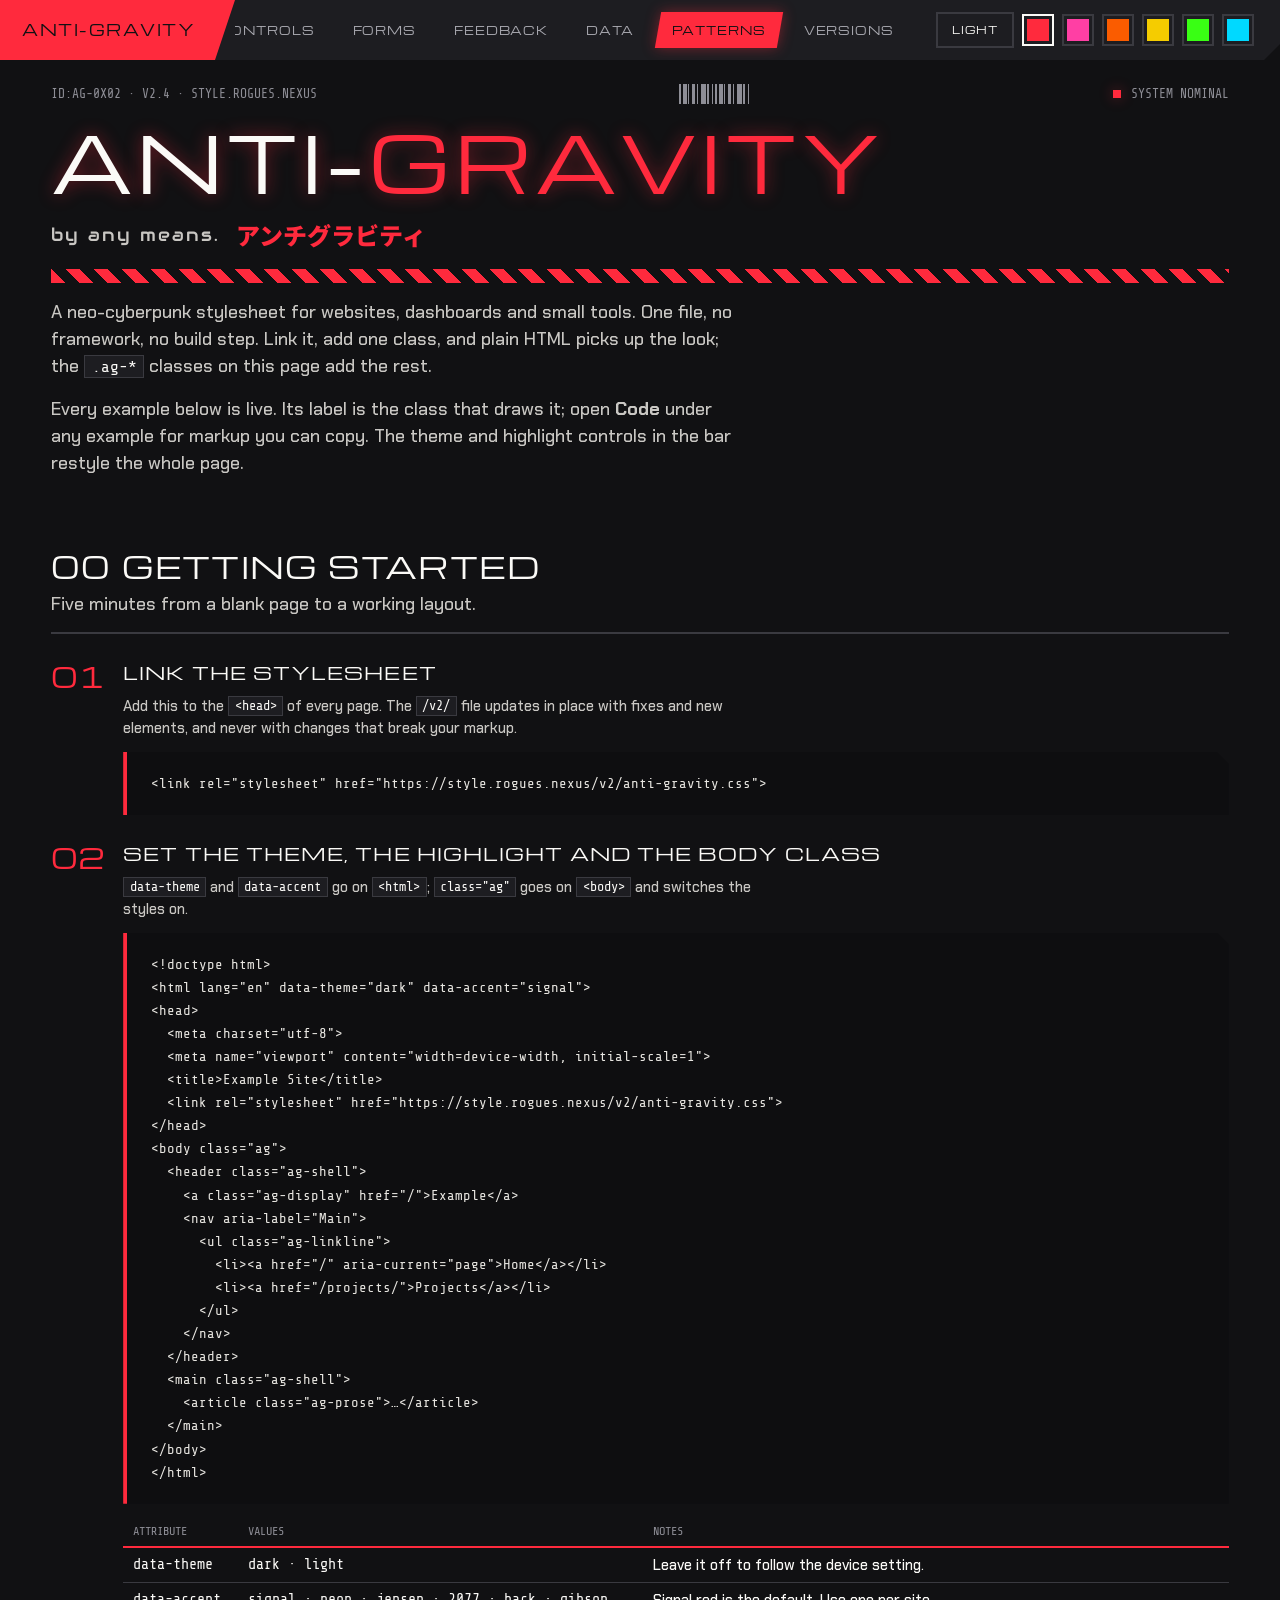
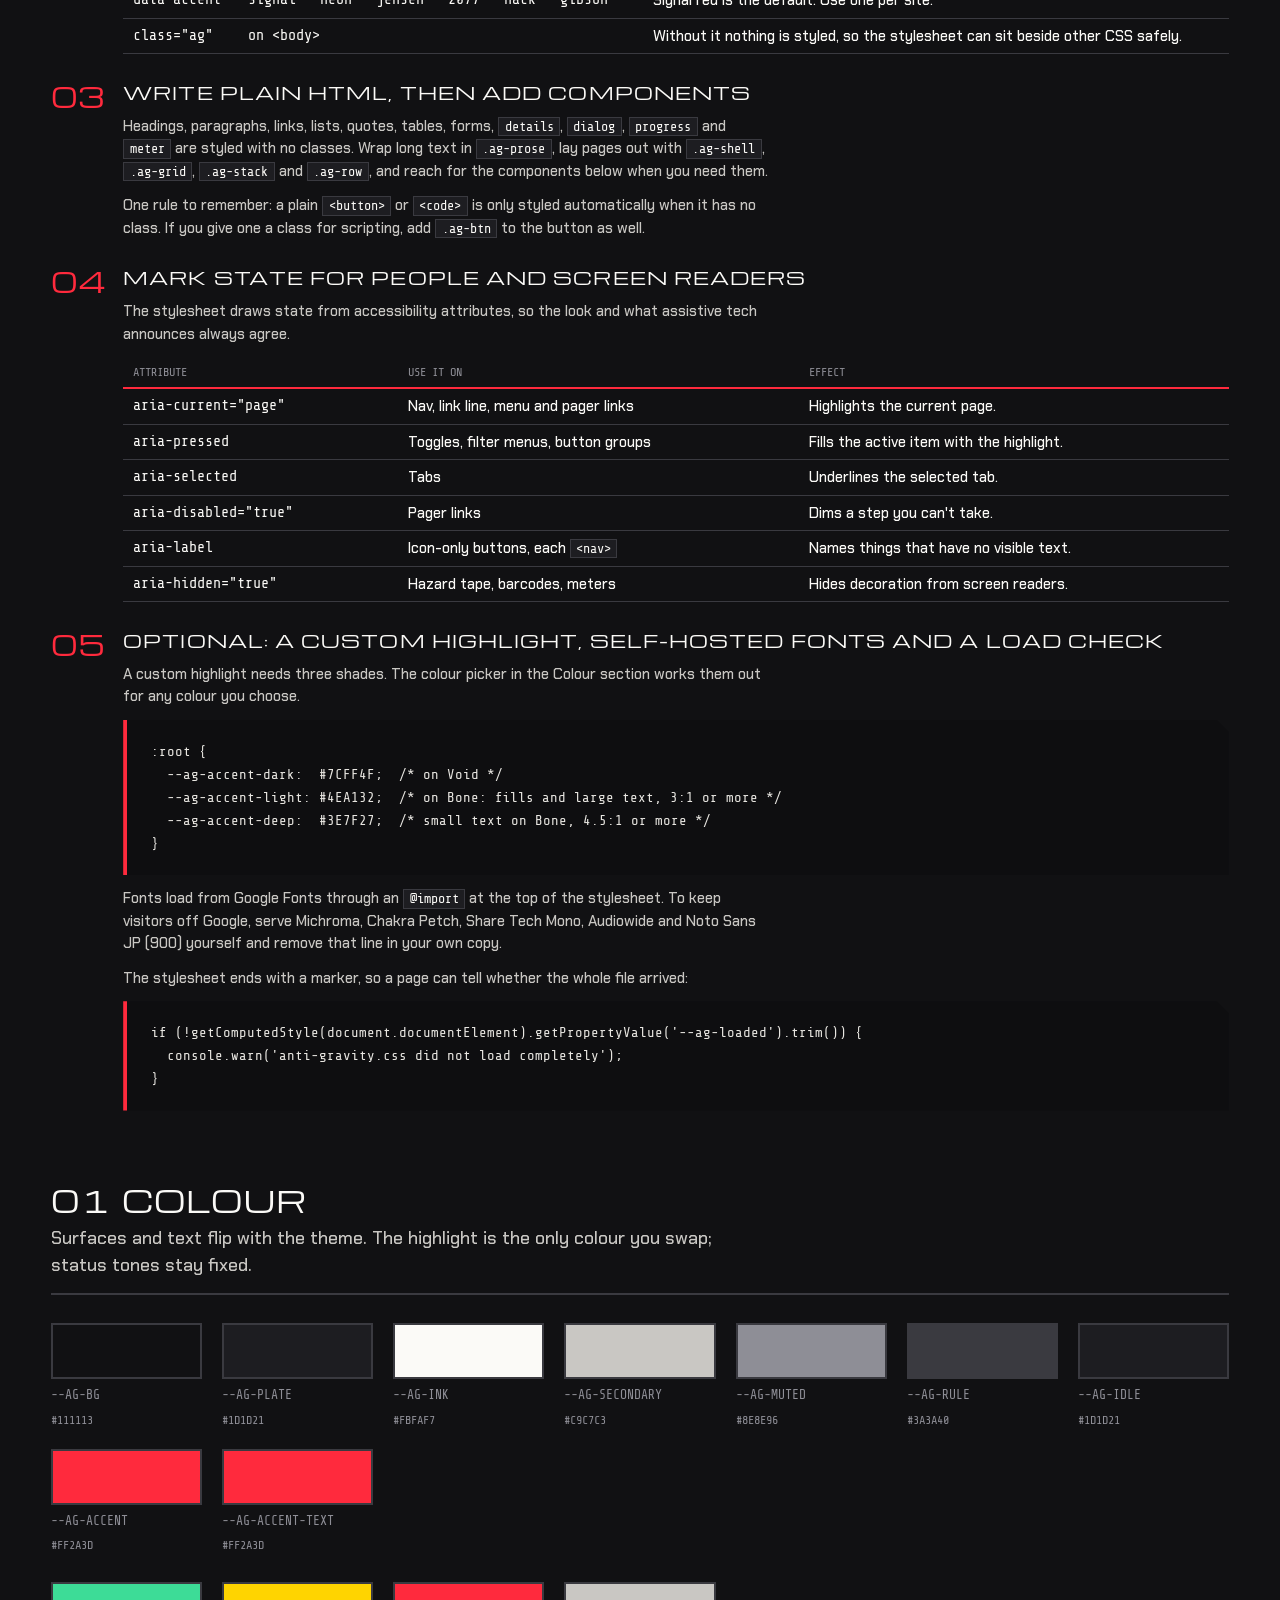
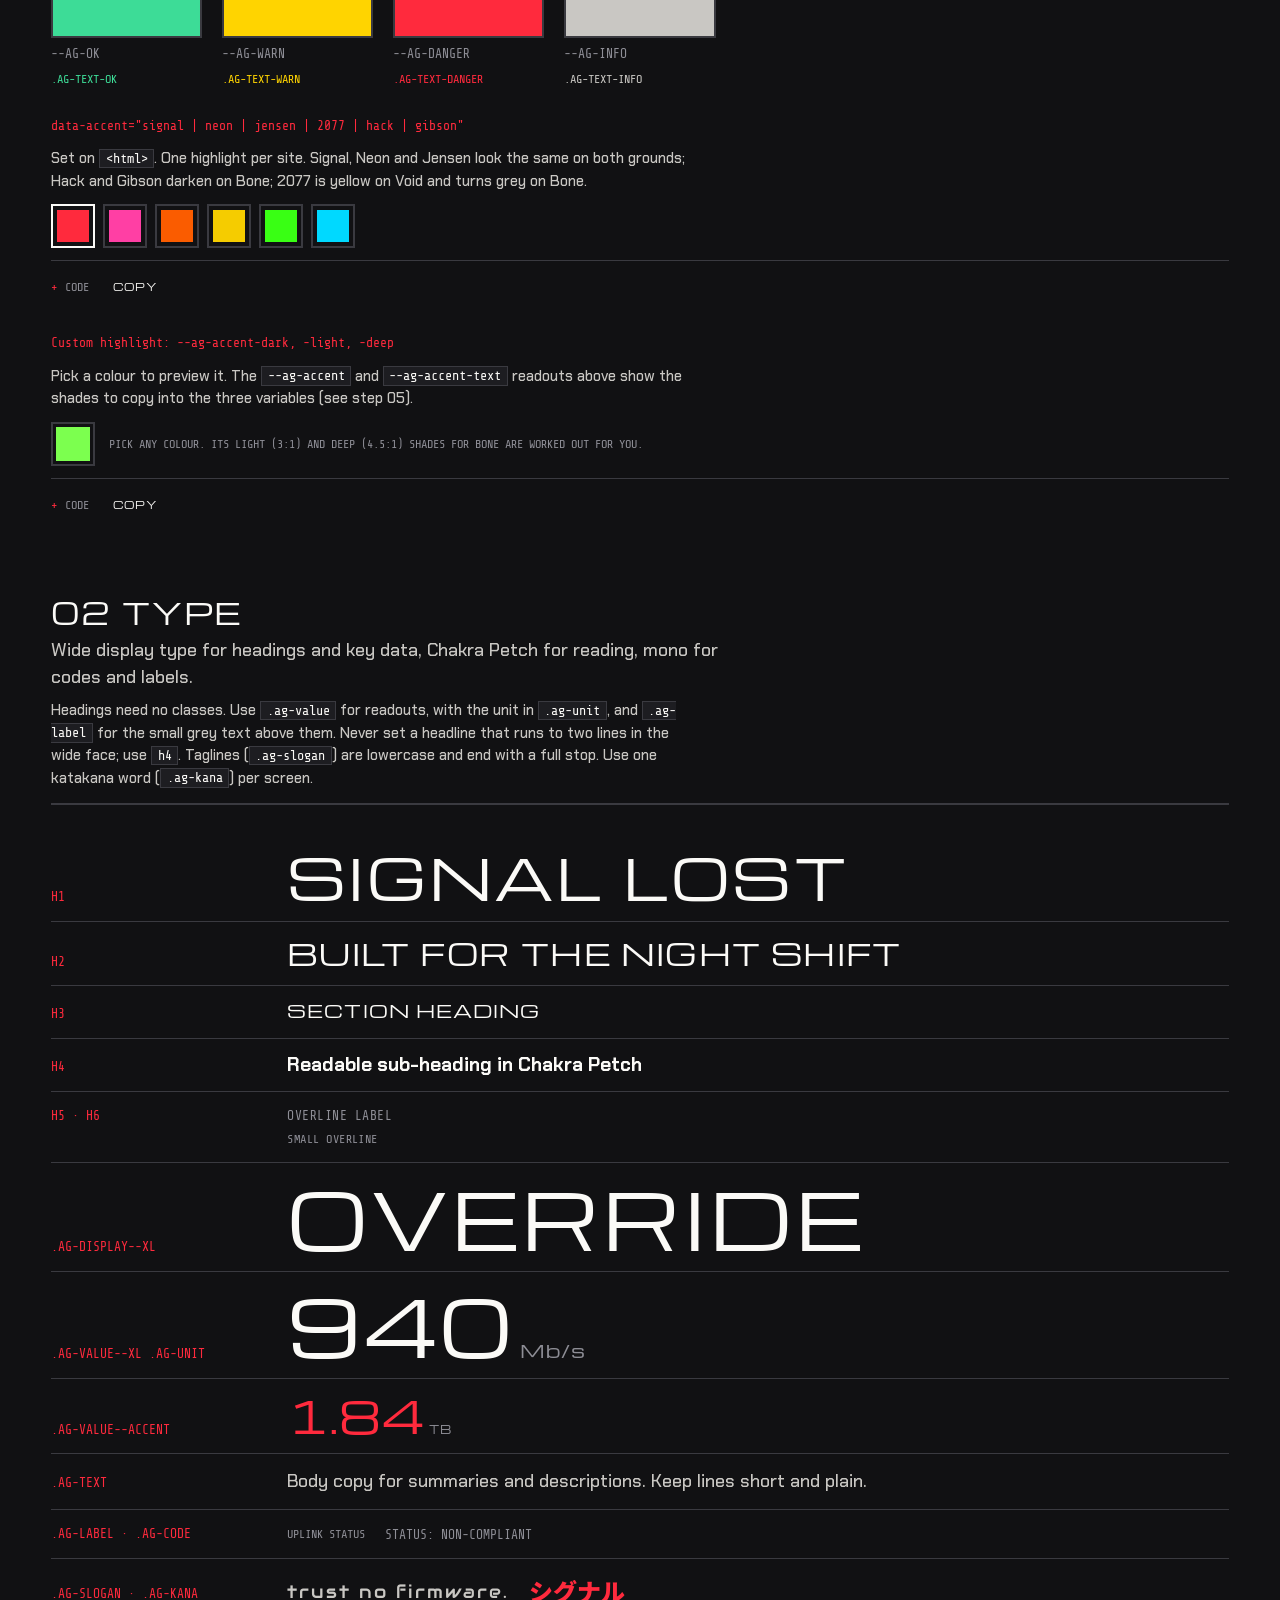
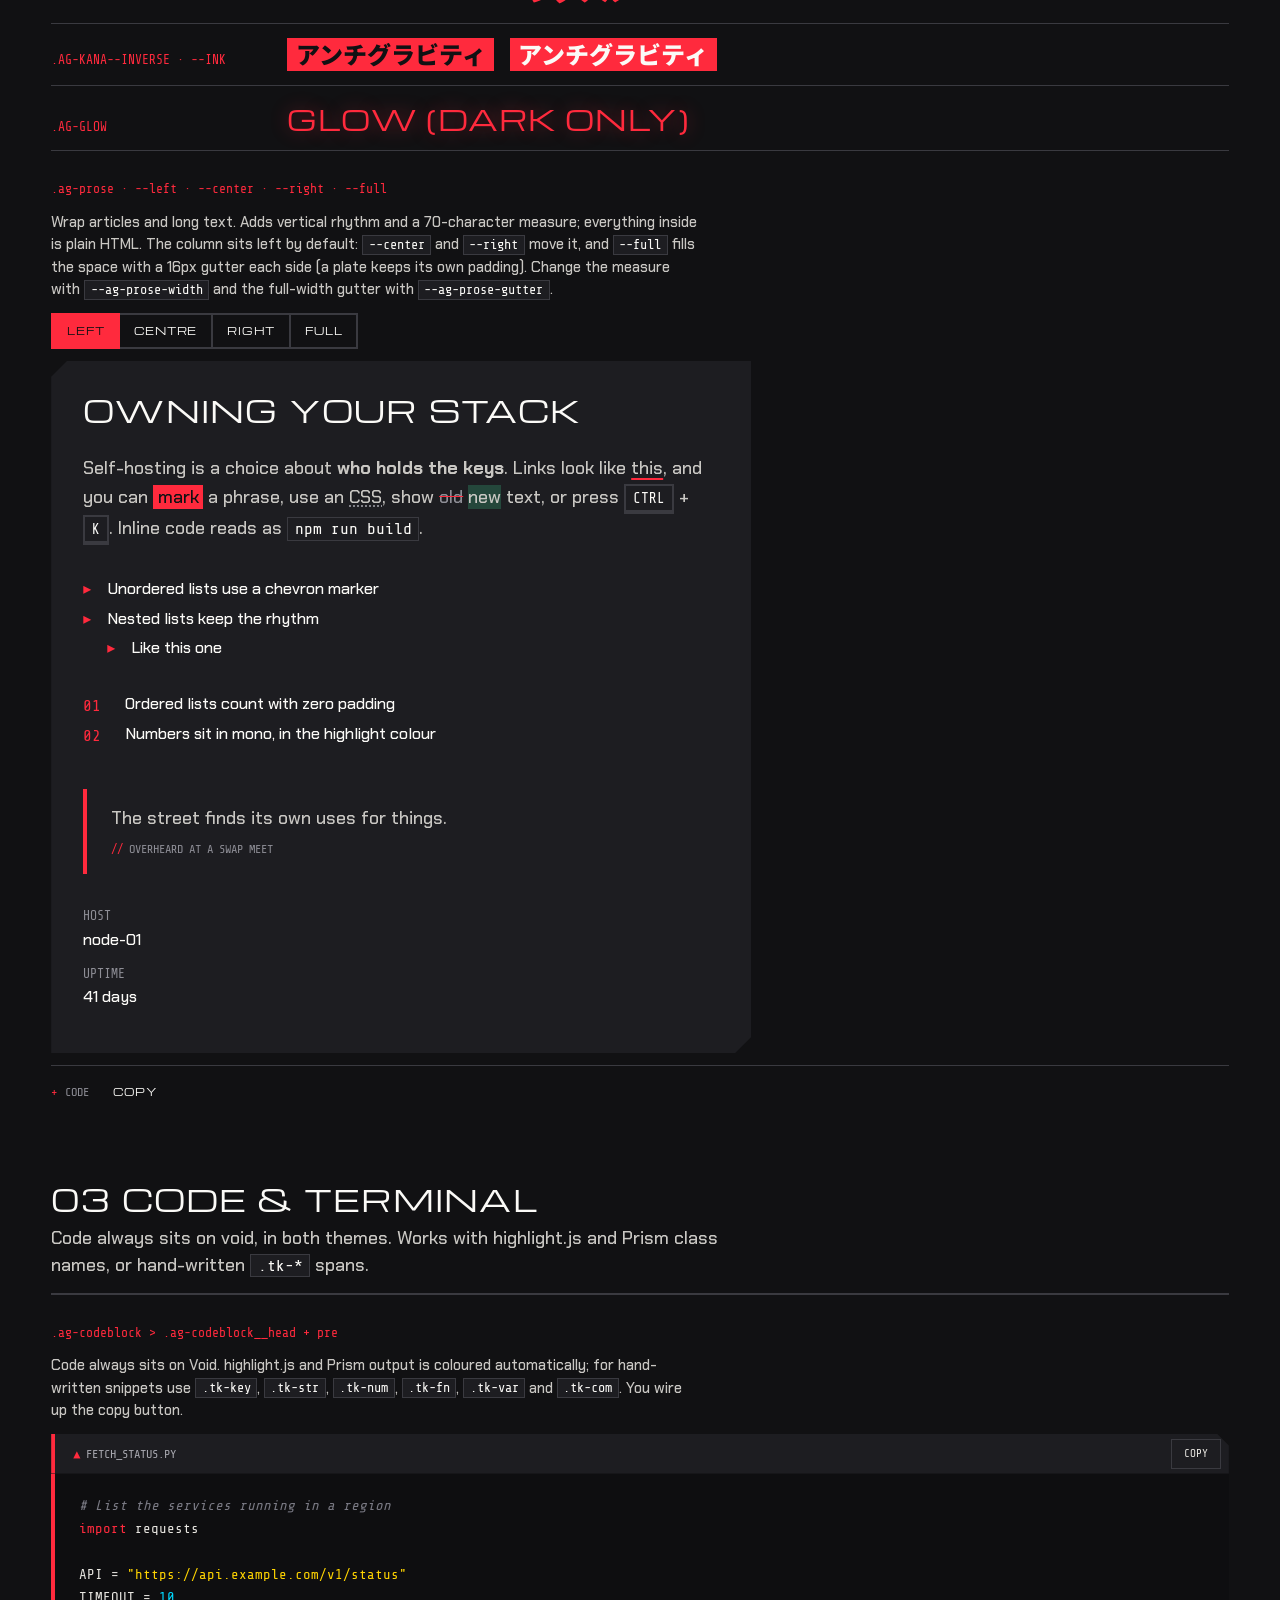
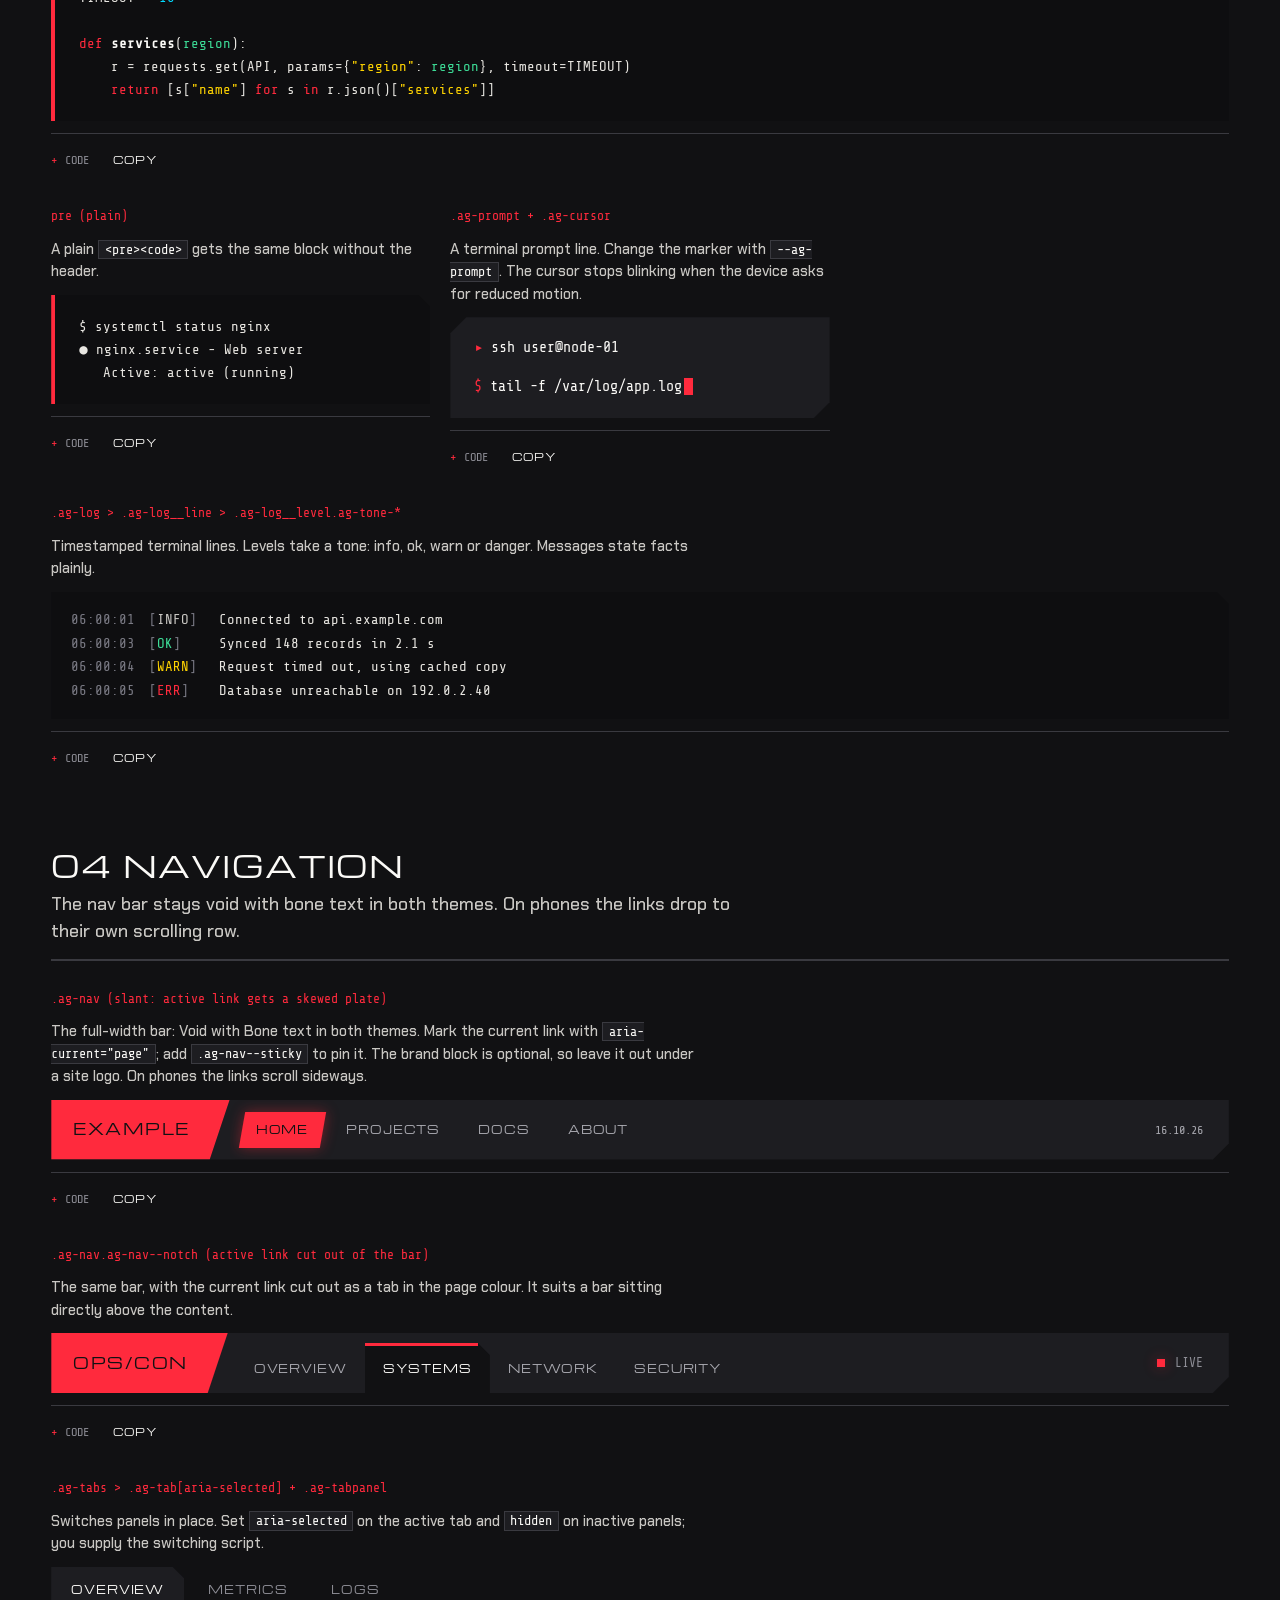
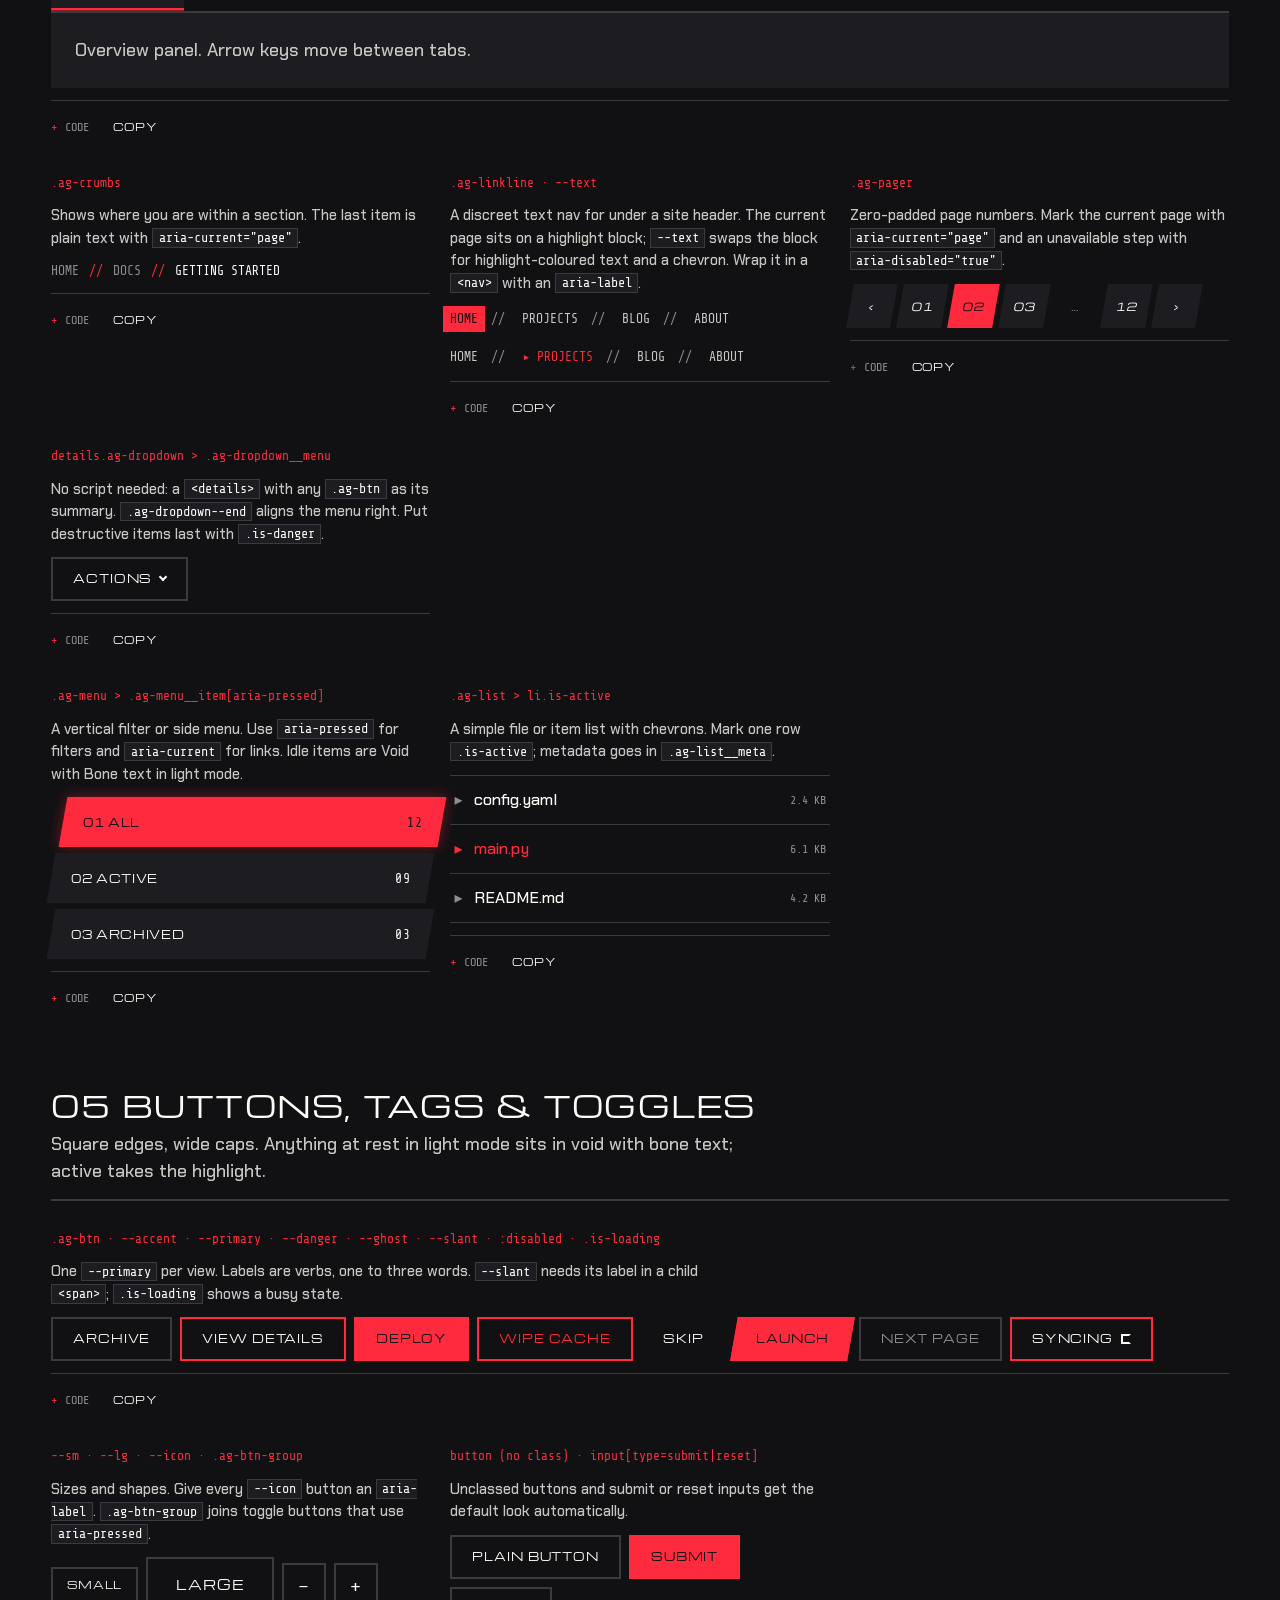
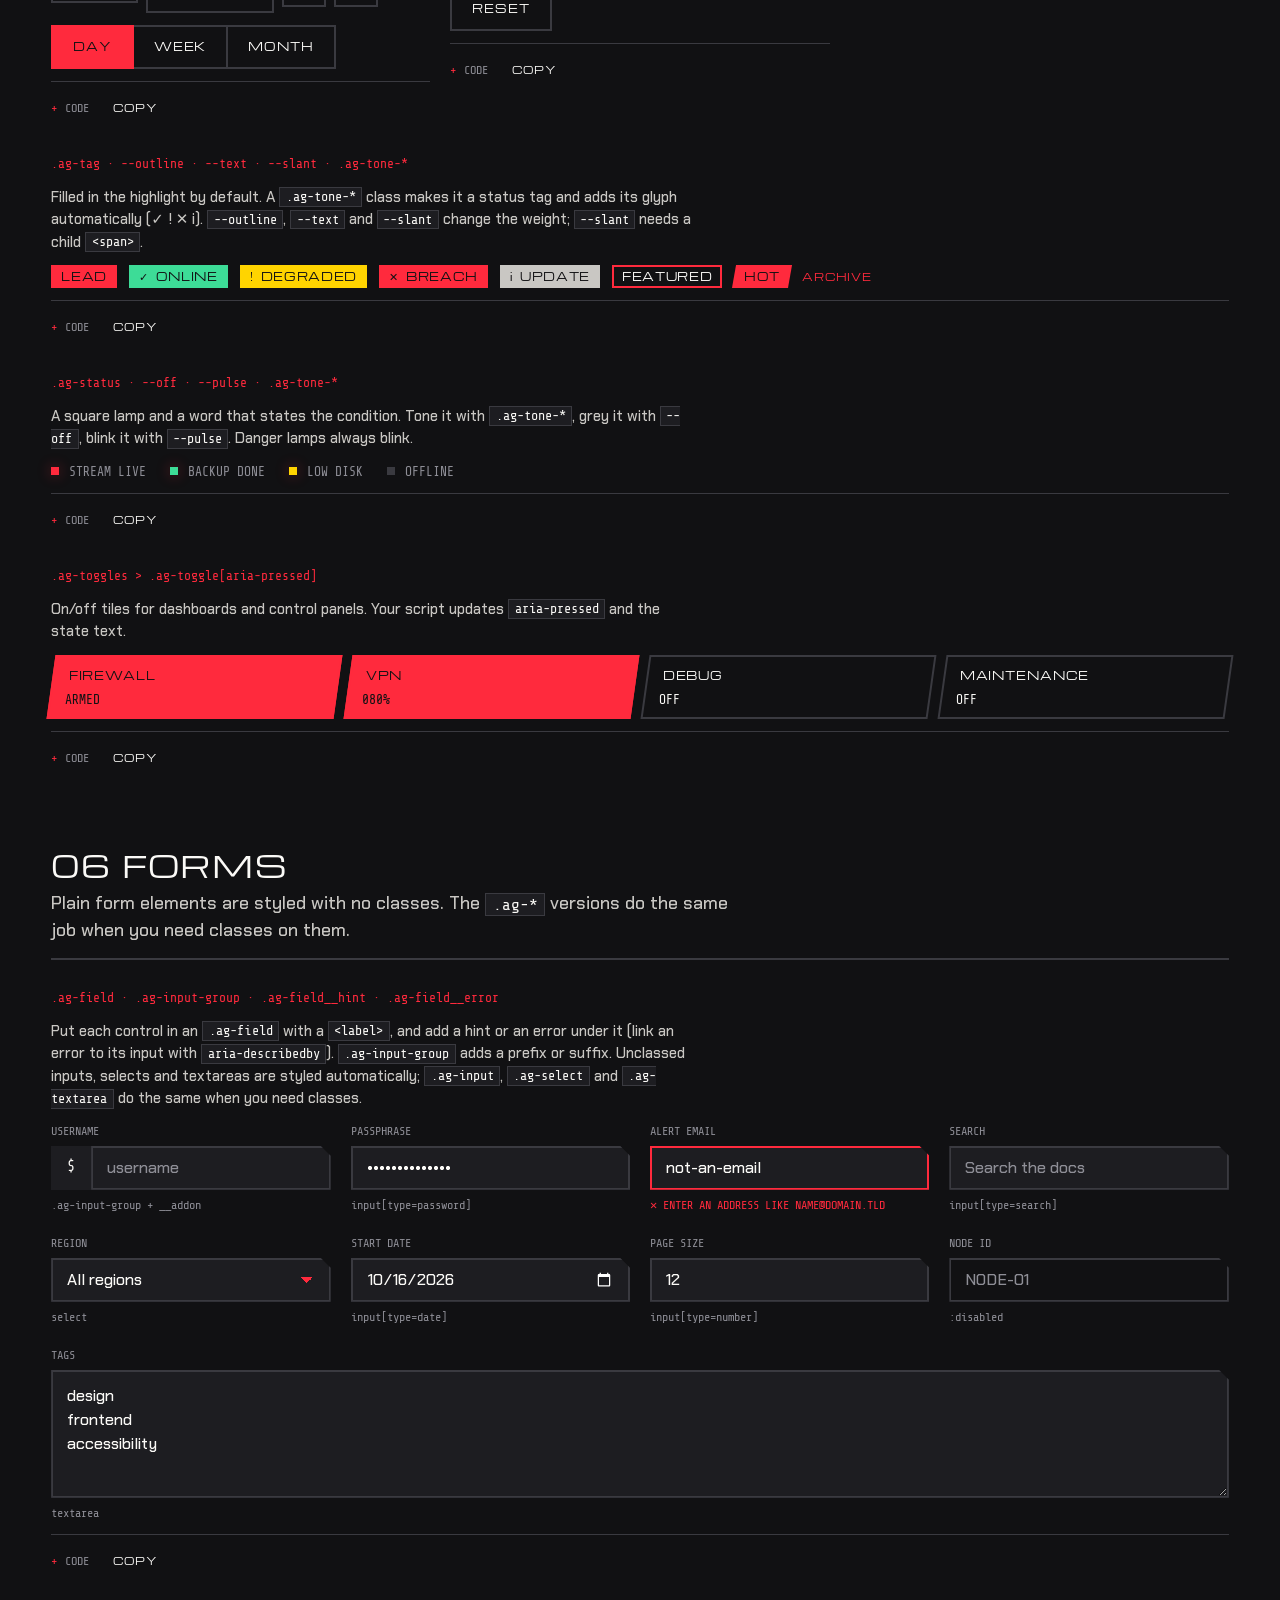
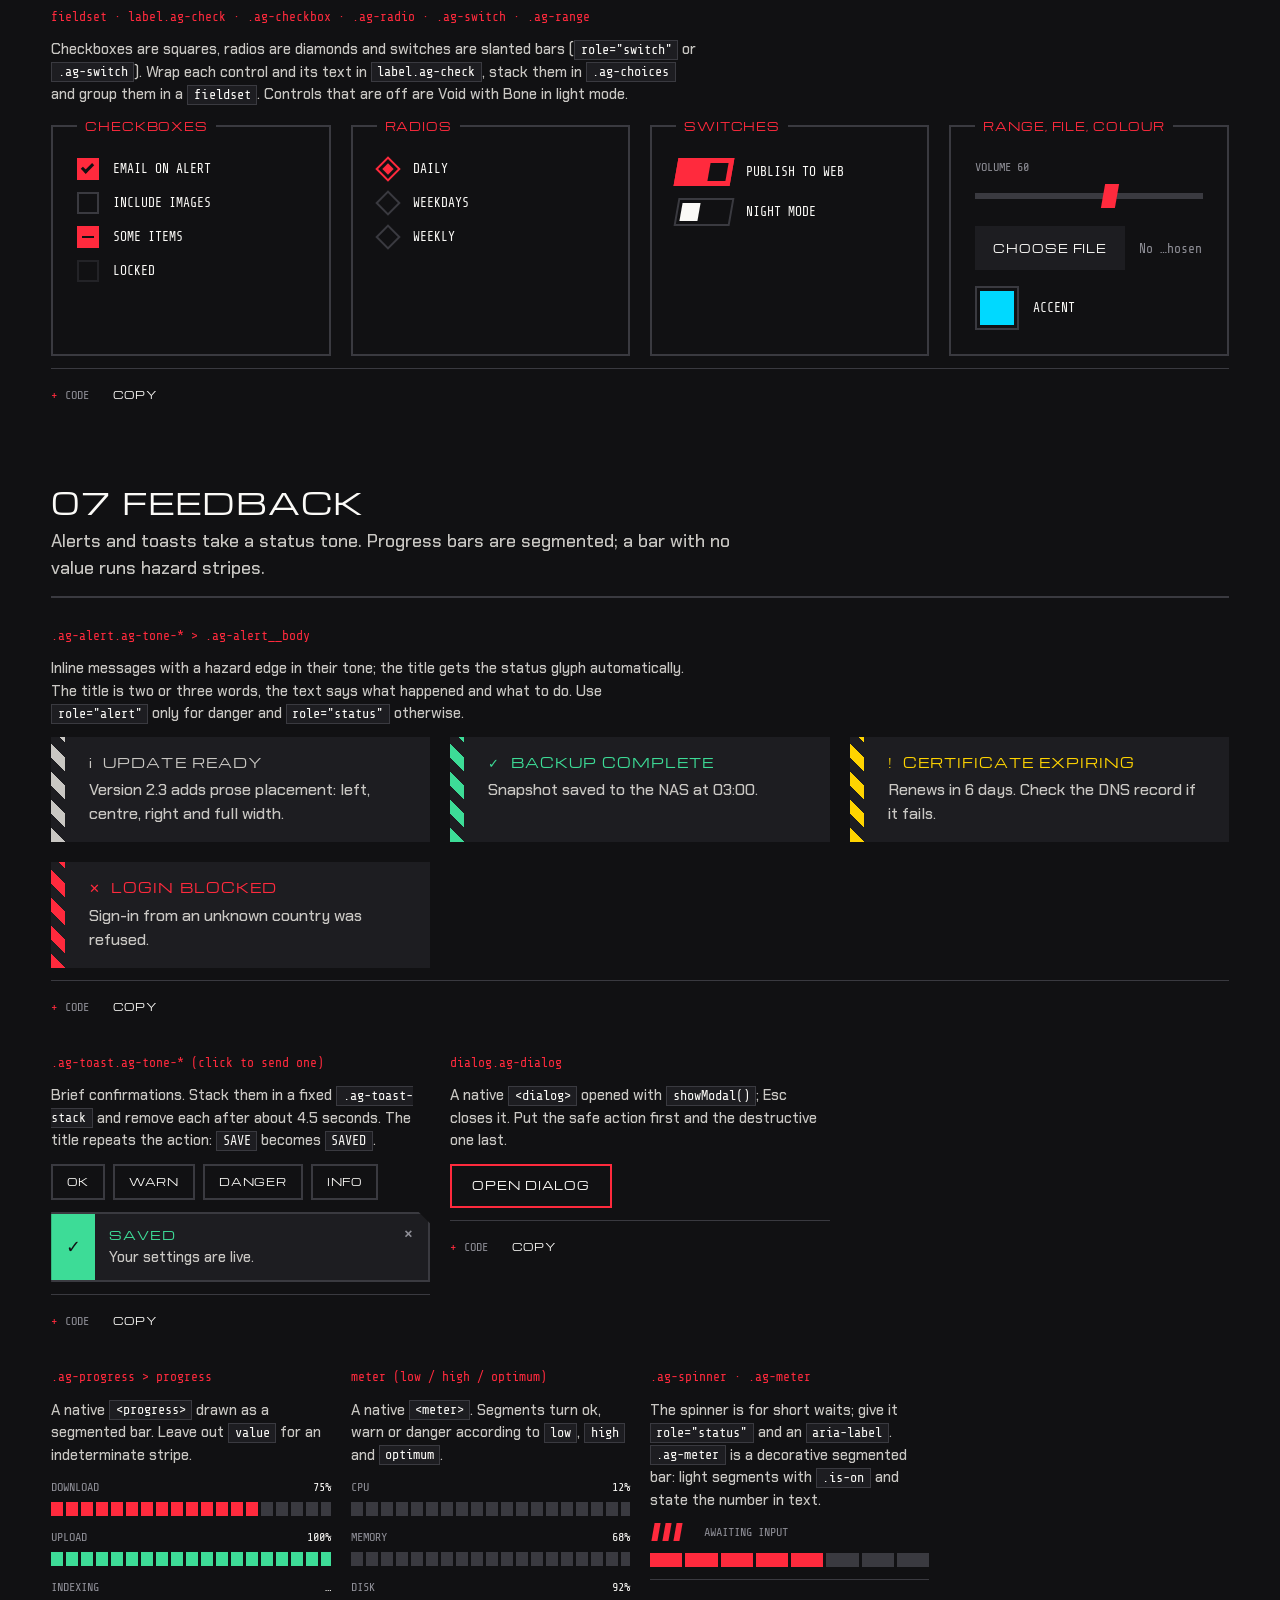
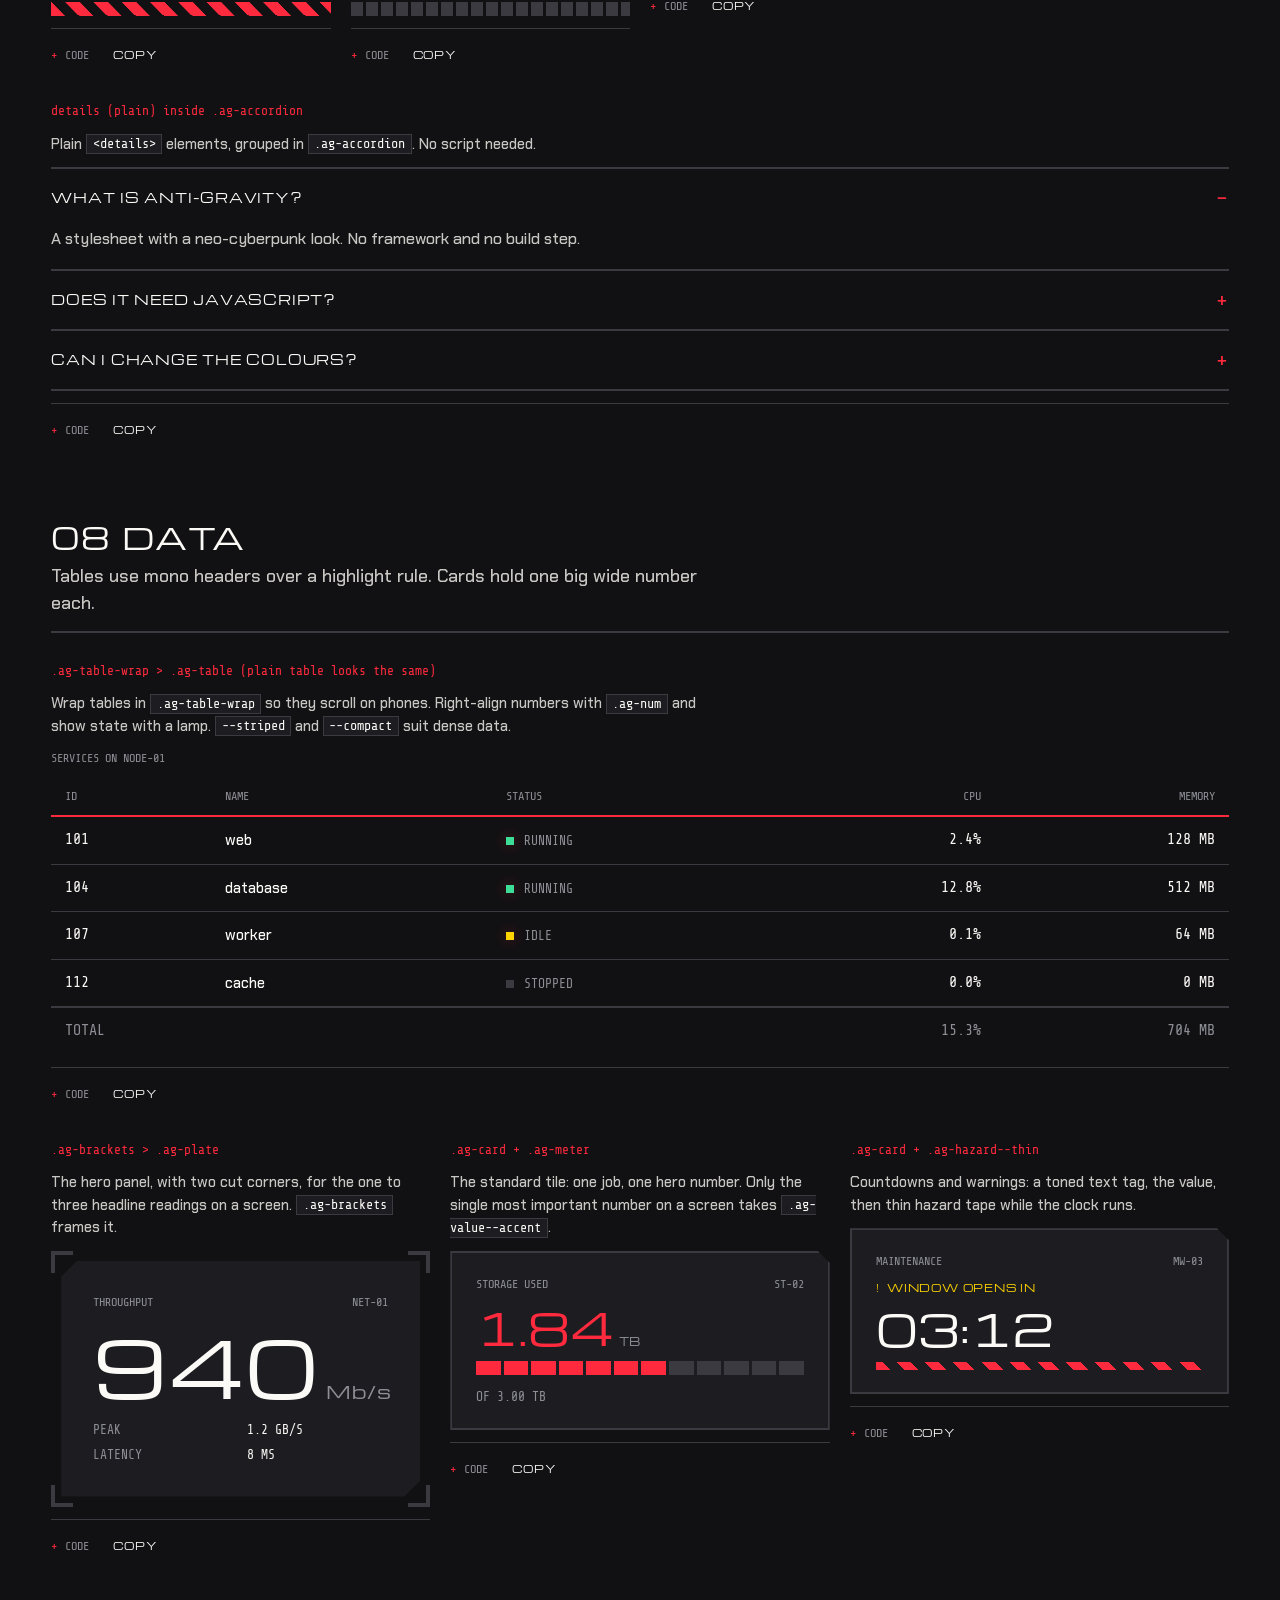
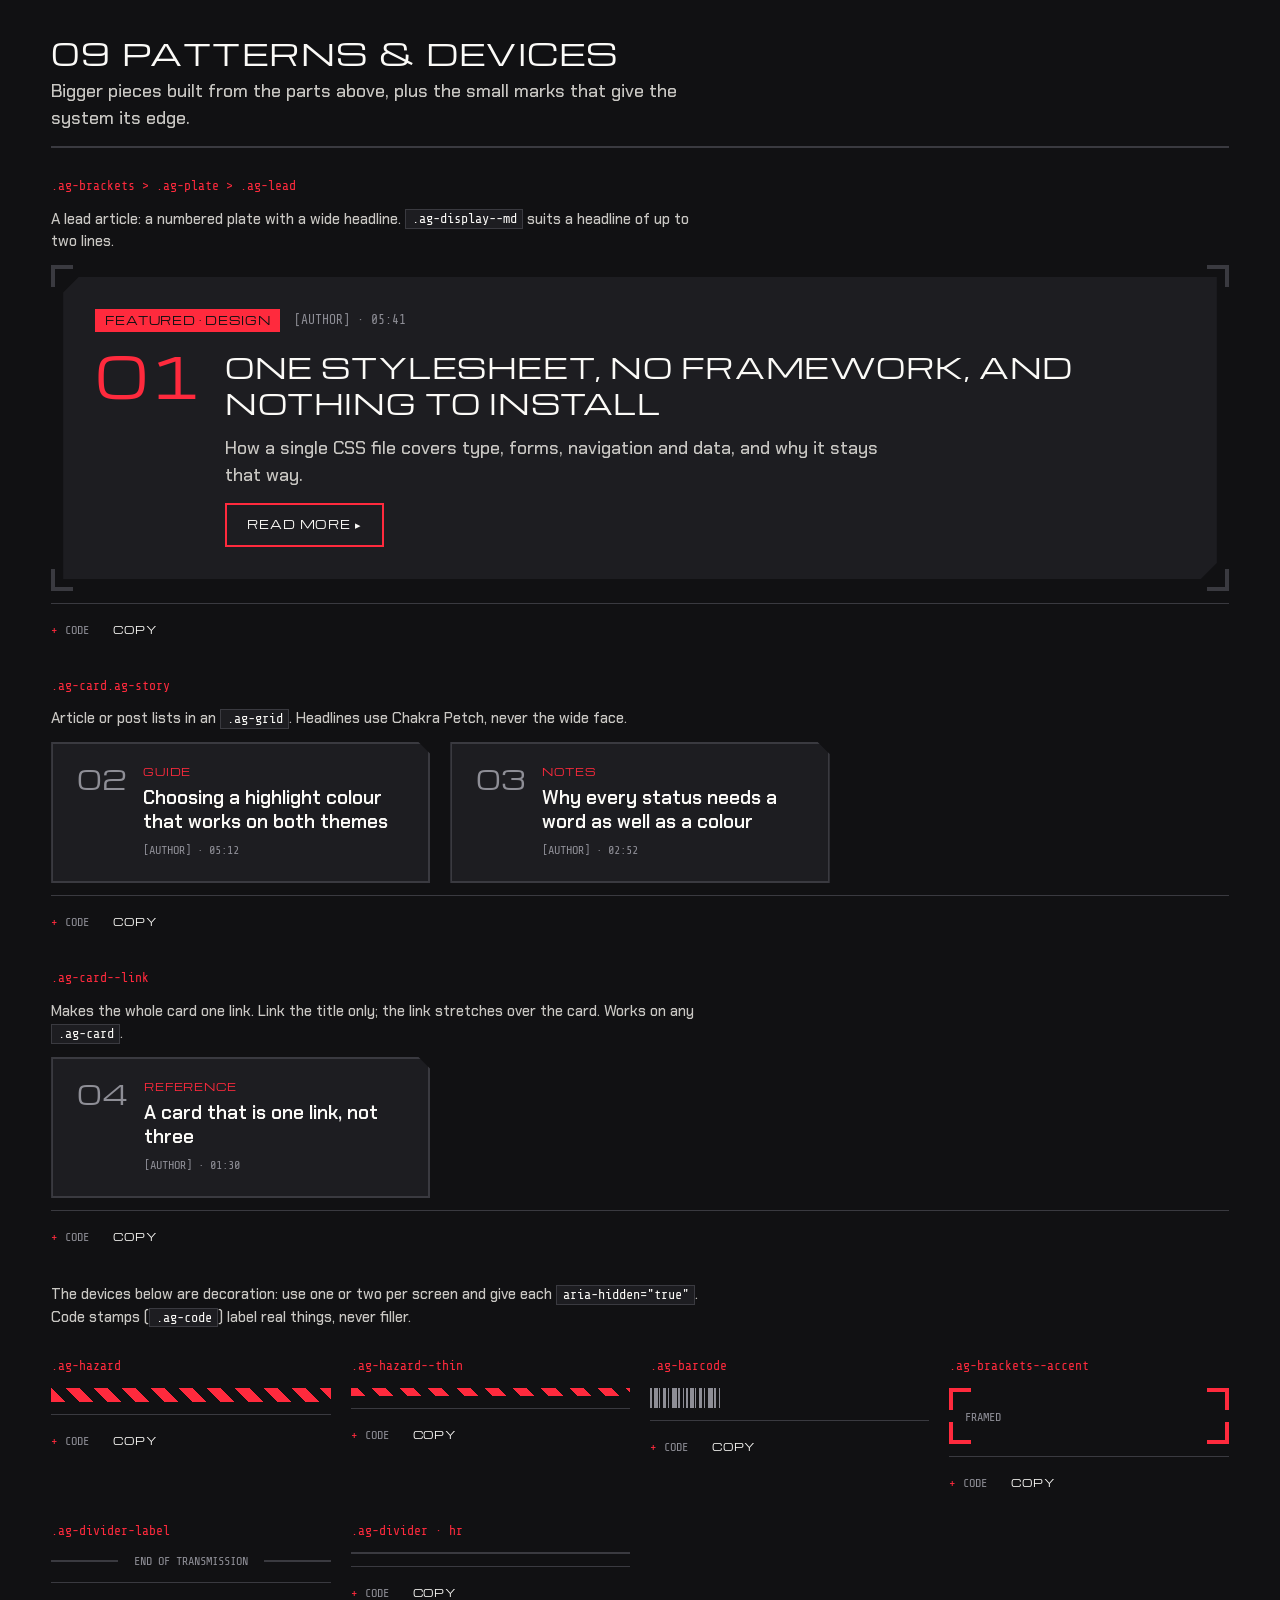
<file: index.html>
<!doctype html>
<html lang="en" data-theme="dark" data-accent="signal">
<head>
<meta charset="utf-8">
<meta name="viewport" content="width=device-width, initial-scale=1, viewport-fit=cover">
<title>Anti-Gravity</title>
<meta name="description" content="Anti-Gravity: a neo-cyberpunk stylesheet. How to use it, and every element it styles.">
<link rel="stylesheet" href="v2/anti-gravity.css">
<style>
  /* Page-only helpers for the showcase. Not part of anti-gravity.css. */
  :root { padding-top: env(safe-area-inset-top, 0px); padding-bottom: env(safe-area-inset-bottom, 0px); background: var(--ag-bg); }
  html { scroll-padding-top: calc(env(safe-area-inset-top, 0px) + 96px); scroll-behavior: smooth; }
  .ag-nav--sticky { top: env(safe-area-inset-top, 0px); }
  .section { display: flex; flex-direction: column; gap: 28px; }
  .section__head { display: flex; flex-direction: column; gap: 8px; padding-bottom: 14px; border-bottom: 2px solid var(--ag-rule); }
  .spec { display: flex; flex-direction: column; gap: 12px; min-width: 0; }
  .spec > code.ag-code { color: var(--ag-accent-text); text-transform: none; }
  .token { display: flex; flex-direction: column; gap: 6px; }
  .token__chip { height: 56px; border: 2px solid var(--ag-rule); }
  .type-row { display: grid; grid-template-columns: minmax(150px, 220px) minmax(0, 1fr); gap: 16px; align-items: baseline; padding: 14px 0; border-bottom: 1px solid var(--ag-rule); }
  .type-row > code { color: var(--ag-accent-text); }
  .nav-demo .ag-nav { position: static; }
  @media (max-width: 640px) { .ag-nav__end .ag-swatch { display: none; } }
  @media (max-width: 640px) { .type-row { grid-template-columns: 1fr; gap: 6px; } }
  .ai-note { display: flex; flex-direction: column; gap: 8px; margin-top: 56px; padding-top: 24px; border-top: 1px solid var(--ag-rule); }
  .spec-note { margin: 0; max-width: 72ch; color: var(--ag-secondary); font-size: 15px; line-height: 1.5; }
  .snippet { border-top: 1px solid var(--ag-rule); padding-top: 8px; }
  .snippet > summary { display: inline-flex; align-items: center; gap: 8px; min-height: 32px; font-family: var(--ag-font-mono); font-size: 12px; text-transform: uppercase; color: var(--ag-muted); cursor: pointer; list-style: none; }
  .snippet > summary::-webkit-details-marker { display: none; }
  .snippet > summary::before { content: "+"; color: var(--ag-accent-text); }
  .snippet[open] > summary::before { content: "\2212"; }
  .snippet > summary:hover { color: var(--ag-ink); }
  .snippet pre { margin-top: 8px; max-height: 380px; font-size: 13px; }
  .snippet__copy { margin-left: auto; }
  .steps { display: grid; gap: 28px; }
  .step { display: grid; grid-template-columns: 56px minmax(0, 1fr); gap: 16px; align-items: start; }
  .step__num { font-family: var(--ag-font-display); font-size: 28px; line-height: 1; color: var(--ag-accent); }
  .step__body { display: flex; flex-direction: column; gap: 12px; min-width: 0; }
  .step__body h3 { margin: 0; }
  @media (max-width: 640px) { .step { grid-template-columns: 1fr; gap: 8px; } }
</style>
</head>
<body class="ag">

<!-- ===== Nav bar (.ag-nav.ag-nav--sticky) ===== -->
<nav class="ag-nav ag-nav--sticky" aria-label="Sections">
  <a class="ag-nav__brand" href="#top">Anti-Gravity</a>
  <ul class="ag-nav__links" id="site-nav">
    <li><a href="#start" aria-current="page">Start</a></li>
    <li><a href="#colour">Colour</a></li>
    <li><a href="#type">Type</a></li>
    <li><a href="#code">Code</a></li>
    <li><a href="#navigation">Navigation</a></li>
    <li><a href="#controls">Controls</a></li>
    <li><a href="#forms">Forms</a></li>
    <li><a href="#feedback">Feedback</a></li>
    <li><a href="#data">Data</a></li>
    <li><a href="#patterns">Patterns</a></li>
    <li><a href="#versions">Versions</a></li>
  </ul>
  <div class="ag-nav__end">
    <button class="ag-btn ag-btn--sm" type="button" id="theme-toggle" aria-label="Switch to light theme">Light</button>
    <button class="ag-swatch ag-swatch--sm" type="button" data-set-accent="signal" aria-pressed="true" aria-label="Signal red" style="--ag-swatch: var(--ag-signal)"><span></span></button>
    <button class="ag-swatch ag-swatch--sm" type="button" data-set-accent="neon" aria-pressed="false" aria-label="Neon pink" style="--ag-swatch: var(--ag-neon)"><span></span></button>
    <button class="ag-swatch ag-swatch--sm" type="button" data-set-accent="jensen" aria-pressed="false" aria-label="Jensen orange" style="--ag-swatch: var(--ag-jensen)"><span></span></button>
    <button class="ag-swatch ag-swatch--sm" type="button" data-set-accent="2077" aria-pressed="false" aria-label="2077 yellow" style="--ag-swatch: var(--ag-2077)"><span></span></button>
    <button class="ag-swatch ag-swatch--sm" type="button" data-set-accent="hack" aria-pressed="false" aria-label="Hack green" style="--ag-swatch: var(--ag-hack)"><span></span></button>
    <button class="ag-swatch ag-swatch--sm" type="button" data-set-accent="gibson" aria-pressed="false" aria-label="Gibson cyan" style="--ag-swatch: var(--ag-gibson)"><span></span></button>
  </div>
</nav>

<div class="ag-shell" id="top" style="gap: 72px">

  <!-- ===== Header ===== -->
  <header class="ag-header">
    <div class="ag-header__bar">
      <span class="ag-code">ID:AG-0x02 &#xB7; v2.4 &#xB7; style.rogues.nexus</span>
      <span class="ag-barcode" aria-hidden="true"></span>
      <span class="ag-status ag-status--pulse">System nominal</span>
    </div>
    <h1 class="ag-display ag-display--xl ag-glow">Anti-<span class="ag-accent">gravity</span></h1>
    <div class="ag-row" style="--ag-gap: 16px">
      <p class="ag-slogan">by any means.</p>
      <span class="ag-kana" lang="ja">&#x30A2;&#x30F3;&#x30C1;&#x30B0;&#x30E9;&#x30D3;&#x30C6;&#x30A3;</span>
    </div>
    <div class="ag-hazard" aria-hidden="true"></div>
    <p class="ag-text">A neo-cyberpunk stylesheet for websites, dashboards and small tools. One file, no framework, no build step. Link it, add one class, and plain HTML picks up the look; the <code>.ag-*</code> classes on this page add the rest.</p>
    <p class="ag-text">Every example below is live. Its label is the class that draws it; open <b>Code</b> under any example for markup you can copy. The theme and highlight controls in the bar restyle the whole page.</p>
  </header>


  <!-- ===== 00 Start ===== -->
  <section class="section" id="start">
    <div class="section__head">
      <h2>00 Getting started</h2>
      <p class="ag-text">Five minutes from a blank page to a working layout.</p>
    </div>
    <div class="steps">
      <div class="step"><div class="step__num">01</div><div class="step__body">
        <h3>Link the stylesheet</h3>
        <p class="spec-note">Add this to the <code>&lt;head&gt;</code> of every page. The <code>/v2/</code> file updates in place with fixes and new elements, and never with changes that break your markup.</p>
<pre><code>&lt;link rel="stylesheet" href="https://style.rogues.nexus/v2/anti-gravity.css"&gt;</code></pre>
      </div></div>
      <div class="step"><div class="step__num">02</div><div class="step__body">
        <h3>Set the theme, the highlight and the body class</h3>
        <p class="spec-note"><code>data-theme</code> and <code>data-accent</code> go on <code>&lt;html&gt;</code>; <code>class="ag"</code> goes on <code>&lt;body&gt;</code> and switches the styles on.</p>
<pre><code>&lt;!doctype html&gt;
&lt;html lang="en" data-theme="dark" data-accent="signal"&gt;
&lt;head&gt;
  &lt;meta charset="utf-8"&gt;
  &lt;meta name="viewport" content="width=device-width, initial-scale=1"&gt;
  &lt;title&gt;Example Site&lt;/title&gt;
  &lt;link rel="stylesheet" href="https://style.rogues.nexus/v2/anti-gravity.css"&gt;
&lt;/head&gt;
&lt;body class="ag"&gt;
  &lt;header class="ag-shell"&gt;
    &lt;a class="ag-display" href="/"&gt;Example&lt;/a&gt;
    &lt;nav aria-label="Main"&gt;
      &lt;ul class="ag-linkline"&gt;
        &lt;li&gt;&lt;a href="/" aria-current="page"&gt;Home&lt;/a&gt;&lt;/li&gt;
        &lt;li&gt;&lt;a href="/projects/"&gt;Projects&lt;/a&gt;&lt;/li&gt;
      &lt;/ul&gt;
    &lt;/nav&gt;
  &lt;/header&gt;
  &lt;main class="ag-shell"&gt;
    &lt;article class="ag-prose"&gt;&#x2026;&lt;/article&gt;
  &lt;/main&gt;
&lt;/body&gt;
&lt;/html&gt;</code></pre>
        <div class="ag-table-wrap"><table class="ag-table ag-table--compact">
          <thead><tr><th>Attribute</th><th>Values</th><th>Notes</th></tr></thead>
          <tbody>
            <tr><td class="ag-mono">data-theme</td><td class="ag-mono">dark &#xB7; light</td><td>Leave it off to follow the device setting.</td></tr>
            <tr><td class="ag-mono">data-accent</td><td class="ag-mono">signal &#xB7; neon &#xB7; jensen &#xB7; 2077 &#xB7; hack &#xB7; gibson</td><td>Signal red is the default. Use one per site.</td></tr>
            <tr><td class="ag-mono">class="ag"</td><td class="ag-mono">on &lt;body&gt;</td><td>Without it nothing is styled, so the stylesheet can sit beside other CSS safely.</td></tr>
          </tbody>
        </table></div>
      </div></div>
      <div class="step"><div class="step__num">03</div><div class="step__body">
        <h3>Write plain HTML, then add components</h3>
        <p class="spec-note">Headings, paragraphs, links, lists, quotes, tables, forms, <code>details</code>, <code>dialog</code>, <code>progress</code> and <code>meter</code> are styled with no classes. Wrap long text in <code>.ag-prose</code>, lay pages out with <code>.ag-shell</code>, <code>.ag-grid</code>, <code>.ag-stack</code> and <code>.ag-row</code>, and reach for the components below when you need them.</p>
        <p class="spec-note">One rule to remember: a plain <code>&lt;button&gt;</code> or <code>&lt;code&gt;</code> is only styled automatically when it has no class. If you give one a class for scripting, add <code>.ag-btn</code> to the button as well.</p>
      </div></div>
      <div class="step"><div class="step__num">04</div><div class="step__body">
        <h3>Mark state for people and screen readers</h3>
        <p class="spec-note">The stylesheet draws state from accessibility attributes, so the look and what assistive tech announces always agree.</p>
        <div class="ag-table-wrap"><table class="ag-table ag-table--compact">
          <thead><tr><th>Attribute</th><th>Use it on</th><th>Effect</th></tr></thead>
          <tbody>
            <tr><td class="ag-mono">aria-current="page"</td><td>Nav, link line, menu and pager links</td><td>Highlights the current page.</td></tr>
            <tr><td class="ag-mono">aria-pressed</td><td>Toggles, filter menus, button groups</td><td>Fills the active item with the highlight.</td></tr>
            <tr><td class="ag-mono">aria-selected</td><td>Tabs</td><td>Underlines the selected tab.</td></tr>
            <tr><td class="ag-mono">aria-disabled="true"</td><td>Pager links</td><td>Dims a step you can't take.</td></tr>
            <tr><td class="ag-mono">aria-label</td><td>Icon-only buttons, each <code>&lt;nav&gt;</code></td><td>Names things that have no visible text.</td></tr>
            <tr><td class="ag-mono">aria-hidden="true"</td><td>Hazard tape, barcodes, meters</td><td>Hides decoration from screen readers.</td></tr>
          </tbody>
        </table></div>
      </div></div>
      <div class="step"><div class="step__num">05</div><div class="step__body">
        <h3>Optional: a custom highlight, self-hosted fonts and a load check</h3>
        <p class="spec-note">A custom highlight needs three shades. The colour picker in the Colour section works them out for any colour you choose.</p>
<pre><code>:root {
  --ag-accent-dark:  #7CFF4F;  /* on Void */
  --ag-accent-light: #4EA132;  /* on Bone: fills and large text, 3:1 or more */
  --ag-accent-deep:  #3E7F27;  /* small text on Bone, 4.5:1 or more */
}</code></pre>
        <p class="spec-note">Fonts load from Google Fonts through an <code>@import</code> at the top of the stylesheet. To keep visitors off Google, serve Michroma, Chakra Petch, Share Tech Mono, Audiowide and Noto Sans JP (900) yourself and remove that line in your own copy.</p>
        <p class="spec-note">The stylesheet ends with a marker, so a page can tell whether the whole file arrived:</p>
<pre><code>if (!getComputedStyle(document.documentElement).getPropertyValue('--ag-loaded').trim()) {
  console.warn('anti-gravity.css did not load completely');
}</code></pre>
      </div></div>
    </div>
  </section>

  <!-- ===== 01 Colour ===== -->
  <section class="section" id="colour">
    <div class="section__head">
      <h2>01 Colour</h2>
      <p class="ag-text">Surfaces and text flip with the theme. The highlight is the only colour you swap; status tones stay fixed.</p>
    </div>
    <div class="ag-grid" style="--ag-grid-min: 150px">
      <div class="token"><div class="token__chip" style="background: var(--ag-bg)"></div><code class="ag-code">--ag-bg</code><span class="ag-label js-token" data-token="--ag-bg"></span></div>
      <div class="token"><div class="token__chip" style="background: var(--ag-plate)"></div><code class="ag-code">--ag-plate</code><span class="ag-label js-token" data-token="--ag-plate"></span></div>
      <div class="token"><div class="token__chip" style="background: var(--ag-ink)"></div><code class="ag-code">--ag-ink</code><span class="ag-label js-token" data-token="--ag-ink"></span></div>
      <div class="token"><div class="token__chip" style="background: var(--ag-secondary)"></div><code class="ag-code">--ag-secondary</code><span class="ag-label js-token" data-token="--ag-secondary"></span></div>
      <div class="token"><div class="token__chip" style="background: var(--ag-muted)"></div><code class="ag-code">--ag-muted</code><span class="ag-label js-token" data-token="--ag-muted"></span></div>
      <div class="token"><div class="token__chip" style="background: var(--ag-rule)"></div><code class="ag-code">--ag-rule</code><span class="ag-label js-token" data-token="--ag-rule"></span></div>
      <div class="token"><div class="token__chip" style="background: var(--ag-idle)"></div><code class="ag-code">--ag-idle</code><span class="ag-label js-token" data-token="--ag-idle"></span></div>
      <div class="token"><div class="token__chip" style="background: var(--ag-accent)"></div><code class="ag-code">--ag-accent</code><span class="ag-label js-token" data-token="--ag-accent"></span></div>
      <div class="token"><div class="token__chip" style="background: var(--ag-accent-text)"></div><code class="ag-code">--ag-accent-text</code><span class="ag-label js-token" data-token="--ag-accent-text"></span></div>
    </div>
    <div class="ag-grid" style="--ag-grid-min: 150px">
      <div class="token"><div class="token__chip" style="background: var(--ag-ok)"></div><code class="ag-code">--ag-ok</code><span class="ag-label ag-text-ok">.ag-text-ok</span></div>
      <div class="token"><div class="token__chip" style="background: var(--ag-warn)"></div><code class="ag-code">--ag-warn</code><span class="ag-label ag-text-warn">.ag-text-warn</span></div>
      <div class="token"><div class="token__chip" style="background: var(--ag-danger)"></div><code class="ag-code">--ag-danger</code><span class="ag-label ag-text-danger">.ag-text-danger</span></div>
      <div class="token"><div class="token__chip" style="background: var(--ag-info)"></div><code class="ag-code">--ag-info</code><span class="ag-label ag-text-info">.ag-text-info</span></div>
    </div>
    <div class="spec">
      <code class="ag-code">data-accent="signal | neon | jensen | 2077 | hack | gibson"</code>
      <p class="spec-note">Set on <code>&lt;html&gt;</code>. One highlight per site. Signal, Neon and Jensen look the same on both grounds; Hack and Gibson darken on Bone; 2077 is yellow on Void and turns grey on Bone.</p>
      <div class="ag-row" role="group" aria-label="Highlight colour">
        <button class="ag-swatch" type="button" data-set-accent="signal" aria-pressed="true" aria-label="Signal red" style="--ag-swatch: var(--ag-signal)"><span></span></button>
        <button class="ag-swatch" type="button" data-set-accent="neon" aria-pressed="false" aria-label="Neon pink" style="--ag-swatch: var(--ag-neon)"><span></span></button>
        <button class="ag-swatch" type="button" data-set-accent="jensen" aria-pressed="false" aria-label="Jensen orange" style="--ag-swatch: var(--ag-jensen)"><span></span></button>
        <button class="ag-swatch" type="button" data-set-accent="2077" aria-pressed="false" aria-label="2077 yellow" style="--ag-swatch: var(--ag-2077)"><span></span></button>
        <button class="ag-swatch" type="button" data-set-accent="hack" aria-pressed="false" aria-label="Hack green" style="--ag-swatch: var(--ag-hack)"><span></span></button>
        <button class="ag-swatch" type="button" data-set-accent="gibson" aria-pressed="false" aria-label="Gibson cyan" style="--ag-swatch: var(--ag-gibson)"><span></span></button>
      </div>
    </div>
    <div class="spec">
      <code class="ag-code">Custom highlight: --ag-accent-dark, -light, -deep</code>
      <p class="spec-note">Pick a colour to preview it. The <code>--ag-accent</code> and <code>--ag-accent-text</code> readouts above show the shades to copy into the three variables (see step 05).</p>
      <div class="ag-check">
        <input class="ag-color" id="custom-accent" type="color" value="#7CFF4F">
        <label for="custom-accent" class="ag-label">Pick any colour. Its light (3:1) and deep (4.5:1) shades for Bone are worked out for you.</label>
      </div>
    </div>
  </section>

  <!-- ===== 02 Type ===== -->
  <section class="section" id="type">
    <div class="section__head">
      <h2>02 Type</h2>
      <p class="ag-text">Wide display type for headings and key data, Chakra Petch for reading, mono for codes and labels.</p>
      <p class="spec-note">Headings need no classes. Use <code>.ag-value</code> for readouts, with the unit in <code>.ag-unit</code>, and <code>.ag-label</code> for the small grey text above them. Never set a headline that runs to two lines in the wide face; use <code>h4</code>. Taglines (<code>.ag-slogan</code>) are lowercase and end with a full stop. Use one katakana word (<code>.ag-kana</code>) per screen.</p>
    </div>
    <div>
      <div class="type-row"><code class="ag-code">h1</code><h1>Signal lost</h1></div>
      <div class="type-row"><code class="ag-code">h2</code><h2>Built for the night shift</h2></div>
      <div class="type-row"><code class="ag-code">h3</code><h3>Section heading</h3></div>
      <div class="type-row"><code class="ag-code">h4</code><h4>Readable sub-heading in Chakra Petch</h4></div>
      <div class="type-row"><code class="ag-code">h5 &#xB7; h6</code><div class="ag-stack" style="--ag-gap: 4px"><h5>Overline label</h5><h6>Small overline</h6></div></div>
      <div class="type-row"><code class="ag-code">.ag-display--xl</code><span class="ag-display ag-display--xl">Override</span></div>
      <div class="type-row"><code class="ag-code">.ag-value--xl .ag-unit</code><span class="ag-value ag-value--xl">940<span class="ag-unit">Mb/s</span></span></div>
      <div class="type-row"><code class="ag-code">.ag-value--accent</code><span class="ag-value ag-value--accent">1.84<span class="ag-unit">TB</span></span></div>
      <div class="type-row"><code class="ag-code">.ag-text</code><span class="ag-text">Body copy for summaries and descriptions. Keep lines short and plain.</span></div>
      <div class="type-row"><code class="ag-code">.ag-label &#xB7; .ag-code</code><div class="ag-row" style="--ag-gap: 20px"><span class="ag-label">Uplink status</span><span class="ag-code">STATUS: NON-COMPLIANT</span></div></div>
      <div class="type-row"><code class="ag-code">.ag-slogan &#xB7; .ag-kana</code><div class="ag-row" style="--ag-gap: 20px"><span class="ag-slogan">trust no firmware.</span><span class="ag-kana" lang="ja">&#x30B7;&#x30B0;&#x30CA;&#x30EB;</span></div></div>
      <div class="type-row"><code class="ag-code">.ag-kana--inverse &middot; --ink</code><div class="ag-row" style="--ag-gap:16px"><span class="ag-kana ag-kana--inverse" lang="ja">&#x30A2;&#x30F3;&#x30C1;&#x30B0;&#x30E9;&#x30D3;&#x30C6;&#x30A3;</span><span class="ag-kana ag-kana--inverse ag-kana--ink" lang="ja">&#x30A2;&#x30F3;&#x30C1;&#x30B0;&#x30E9;&#x30D3;&#x30C6;&#x30A3;</span></div></div>
      <div class="type-row"><code class="ag-code">.ag-glow</code><span class="ag-display ag-display--md ag-glow ag-accent">Glow (dark only)</span></div>
    </div>

    <div class="spec">
      <code class="ag-code">.ag-prose &#xB7; --left &#xB7; --center &#xB7; --right &#xB7; --full</code>
      <p class="spec-note">Wrap articles and long text. Adds vertical rhythm and a 70-character measure; everything inside is plain HTML. The column sits left by default: <code>--center</code> and <code>--right</code> move it, and <code>--full</code> fills the space with a 16px gutter each side (a plate keeps its own padding). Change the measure with <code>--ag-prose-width</code> and the full-width gutter with <code>--ag-prose-gutter</code>.</p>
      <div class="ag-btn-group snip-skip js-prose-align" role="group" aria-label="Prose placement">
        <button class="ag-btn ag-btn--sm" type="button" aria-pressed="true" data-prose="">Left</button>
        <button class="ag-btn ag-btn--sm" type="button" aria-pressed="false" data-prose="ag-prose--center">Centre</button>
        <button class="ag-btn ag-btn--sm" type="button" aria-pressed="false" data-prose="ag-prose--right">Right</button>
        <button class="ag-btn ag-btn--sm" type="button" aria-pressed="false" data-prose="ag-prose--full">Full</button>
      </div>
      <article class="ag-prose ag-plate" id="prose-demo">
        <h2>Owning your stack</h2>
        <p>Self-hosting is a choice about <strong>who holds the keys</strong>. Links look like <a href="#type">this</a>, and you can <mark>mark</mark> a phrase, use an <abbr title="Cascading Style Sheets">CSS</abbr>, show <del>old</del> <ins>new</ins> text, or press <kbd>Ctrl</kbd> + <kbd>K</kbd>. Inline code reads as <code>npm run build</code>.</p>
        <ul>
          <li>Unordered lists use a chevron marker</li>
          <li>Nested lists keep the rhythm
            <ul><li>Like this one</li></ul>
          </li>
        </ul>
        <ol>
          <li>Ordered lists count with zero padding</li>
          <li>Numbers sit in mono, in the highlight colour</li>
        </ol>
        <blockquote>
          The street finds its own uses for things.
          <cite>Overheard at a swap meet</cite>
        </blockquote>
        <dl>
          <dt>Host</dt><dd>node-01</dd>
          <dt>Uptime</dt><dd>41 days</dd>
        </dl>
      </article>
    </div>
  </section>

  <!-- ===== 03 Code ===== -->
  <section class="section" id="code">
    <div class="section__head">
      <h2>03 Code &amp; terminal</h2>
      <p class="ag-text">Code always sits on void, in both themes. Works with highlight.js and Prism class names, or hand-written <code>.tk-*</code> spans.</p>
    </div>
    <div class="spec">
      <code class="ag-code">.ag-codeblock &gt; .ag-codeblock__head + pre</code>
      <p class="spec-note">Code always sits on Void. highlight.js and Prism output is coloured automatically; for hand-written snippets use <code>.tk-key</code>, <code>.tk-str</code>, <code>.tk-num</code>, <code>.tk-fn</code>, <code>.tk-var</code> and <code>.tk-com</code>. You wire up the copy button.</p>
      <figure class="ag-codeblock">
        <figcaption class="ag-codeblock__head"><span>fetch_status.py</span><button class="ag-codeblock__copy" type="button" data-copy>Copy</button></figcaption>
<pre><code><span class="tk-com"># List the services running in a region</span>
<span class="tk-key">import</span> requests

API = <span class="tk-str">"https://api.example.com/v1/status"</span>
TIMEOUT = <span class="tk-num">10</span>

<span class="tk-key">def</span> <span class="tk-fn">services</span>(<span class="tk-var">region</span>):
    r = requests.get(API, params={<span class="tk-str">"region"</span>: <span class="tk-var">region</span>}, timeout=TIMEOUT)
    <span class="tk-key">return</span> [s[<span class="tk-str">"name"</span>] <span class="tk-key">for</span> s <span class="tk-key">in</span> r.json()[<span class="tk-str">"services"</span>]]</code></pre>
      </figure>
    </div>
    <div class="ag-grid" style="--ag-grid-min: 320px">
      <div class="spec">
        <code class="ag-code">pre (plain)</code>
        <p class="spec-note">A plain <code>&lt;pre&gt;&lt;code&gt;</code> gets the same block without the header.</p>
<pre><code>$ systemctl status nginx
&#x25CF; nginx.service - Web server
   Active: active (running)</code></pre>
      </div>
      <div class="spec">
        <code class="ag-code">.ag-prompt + .ag-cursor</code>
        <p class="spec-note">A terminal prompt line. Change the marker with <code>--ag-prompt</code>. The cursor stops blinking when the device asks for reduced motion.</p>
        <div class="ag-plate" style="padding: 20px 24px">
          <p class="ag-prompt">ssh user@node-01</p>
          <p class="ag-prompt" style="--ag-prompt: '$'">tail -f /var/log/app.log<span class="ag-cursor" aria-hidden="true"></span></p>
        </div>
      </div>
    </div>
    <div class="spec">
      <code class="ag-code">.ag-log &gt; .ag-log__line &gt; .ag-log__level.ag-tone-*</code>
      <p class="spec-note">Timestamped terminal lines. Levels take a tone: info, ok, warn or danger. Messages state facts plainly.</p>
      <div class="ag-log" role="log">
        <div class="ag-log__line"><time>06:00:01</time><span class="ag-log__level ag-tone-info">INFO</span><span>Connected to api.example.com</span></div>
        <div class="ag-log__line"><time>06:00:03</time><span class="ag-log__level ag-tone-ok">OK</span><span>Synced 148 records in 2.1 s</span></div>
        <div class="ag-log__line"><time>06:00:04</time><span class="ag-log__level ag-tone-warn">WARN</span><span>Request timed out, using cached copy</span></div>
        <div class="ag-log__line"><time>06:00:05</time><span class="ag-log__level ag-tone-danger">ERR</span><span>Database unreachable on 192.0.2.40</span></div>
      </div>
    </div>
  </section>

  <!-- ===== 04 Navigation ===== -->
  <section class="section" id="navigation">
    <div class="section__head">
      <h2>04 Navigation</h2>
      <p class="ag-text">The nav bar stays void with bone text in both themes. On phones the links drop to their own scrolling row.</p>
    </div>

    <div class="spec nav-demo">
      <code class="ag-code">.ag-nav (slant: active link gets a skewed plate)</code>
      <p class="spec-note">The full-width bar: Void with Bone text in both themes. Mark the current link with <code>aria-current="page"</code>; add <code>.ag-nav--sticky</code> to pin it. The brand block is optional, so leave it out under a site logo. On phones the links scroll sideways.</p>
      <nav class="ag-nav" aria-label="Demo nav, slant">
        <a class="ag-nav__brand" href="#navigation">Example</a>
        <ul class="ag-nav__links js-demo-nav">
          <li><a href="#navigation" aria-current="page">Home</a></li>
          <li><a href="#navigation">Projects</a></li>
          <li><a href="#navigation">Docs</a></li>
          <li><a href="#navigation">About</a></li>
        </ul>
        <div class="ag-nav__end"><span>16.10.26</span></div>
      </nav>
    </div>

    <div class="spec nav-demo">
      <code class="ag-code">.ag-nav.ag-nav--notch (active link cut out of the bar)</code>
      <p class="spec-note">The same bar, with the current link cut out as a tab in the page colour. It suits a bar sitting directly above the content.</p>
      <nav class="ag-nav ag-nav--notch" aria-label="Demo nav, notch">
        <a class="ag-nav__brand" href="#navigation">OPS/CON</a>
        <ul class="ag-nav__links js-demo-nav">
          <li><a href="#navigation">Overview</a></li>
          <li><a href="#navigation" aria-current="page">Systems</a></li>
          <li><a href="#navigation">Network</a></li>
          <li><a href="#navigation">Security</a></li>
        </ul>
        <div class="ag-nav__end"><span class="ag-status">Live</span></div>
      </nav>
    </div>

    <div class="spec">
      <code class="ag-code">.ag-tabs &gt; .ag-tab[aria-selected] + .ag-tabpanel</code>
      <p class="spec-note">Switches panels in place. Set <code>aria-selected</code> on the active tab and <code>hidden</code> on inactive panels; you supply the switching script.</p>
      <div>
        <div class="ag-tabs" role="tablist" aria-label="Demo tabs">
          <button class="ag-tab" role="tab" type="button" aria-selected="true" aria-controls="tp-1" id="t-1">Overview</button>
          <button class="ag-tab" role="tab" type="button" aria-selected="false" aria-controls="tp-2" id="t-2" tabindex="-1">Metrics</button>
          <button class="ag-tab" role="tab" type="button" aria-selected="false" aria-controls="tp-3" id="t-3" tabindex="-1">Logs</button>
        </div>
        <div class="ag-tabpanel" role="tabpanel" id="tp-1" aria-labelledby="t-1"><p class="ag-text">Overview panel. Arrow keys move between tabs.</p></div>
        <div class="ag-tabpanel" role="tabpanel" id="tp-2" aria-labelledby="t-2" hidden><p class="ag-text">Metrics panel.</p></div>
        <div class="ag-tabpanel" role="tabpanel" id="tp-3" aria-labelledby="t-3" hidden><p class="ag-text">Logs panel.</p></div>
      </div>
    </div>

    <div class="ag-grid" style="--ag-grid-min: 300px">
      <div class="spec">
        <code class="ag-code">.ag-crumbs</code>
        <p class="spec-note">Shows where you are within a section. The last item is plain text with <code>aria-current="page"</code>.</p>
        <ol class="ag-crumbs" aria-label="Breadcrumb">
          <li><a href="#navigation">Home</a></li>
          <li><a href="#navigation">Docs</a></li>
          <li aria-current="page">Getting started</li>
        </ol>
      </div>
      <div class="spec">
        <code class="ag-code">.ag-linkline &middot; --text</code>
        <p class="spec-note">A discreet text nav for under a site header. The current page sits on a highlight block; <code>--text</code> swaps the block for highlight-coloured text and a chevron. Wrap it in a <code>&lt;nav&gt;</code> with an <code>aria-label</code>.</p>
        <nav aria-label="Link line demo"><ul class="ag-linkline js-linkline">
          <li><a href="#navigation" aria-current="page">Home</a></li>
          <li><a href="#navigation">Projects</a></li>
          <li><a href="#navigation">Blog</a></li>
          <li><a href="#navigation">About</a></li>
        </ul></nav>
        <nav aria-label="Link line text demo"><ul class="ag-linkline ag-linkline--text js-linkline">
          <li><a href="#navigation">Home</a></li>
          <li><a href="#navigation" aria-current="page">Projects</a></li>
          <li><a href="#navigation">Blog</a></li>
          <li><a href="#navigation">About</a></li>
        </ul></nav>
      </div>
      <div class="spec">
        <code class="ag-code">.ag-pager</code>
        <p class="spec-note">Zero-padded page numbers. Mark the current page with <code>aria-current="page"</code> and an unavailable step with <code>aria-disabled="true"</code>.</p>
        <nav class="ag-pager" aria-label="Pages">
          <a href="#navigation" aria-label="Previous page">&#x2039;</a>
          <a href="#navigation">01</a>
          <a href="#navigation" aria-current="page">02</a>
          <a href="#navigation">03</a>
          <span>&#x2026;</span>
          <a href="#navigation">12</a>
          <a href="#navigation" aria-label="Next page">&#x203A;</a>
        </nav>
      </div>
      <div class="spec">
        <code class="ag-code">details.ag-dropdown &gt; .ag-dropdown__menu</code>
        <p class="spec-note">No script needed: a <code>&lt;details&gt;</code> with any <code>.ag-btn</code> as its summary. <code>.ag-dropdown--end</code> aligns the menu right. Put destructive items last with <code>.is-danger</code>.</p>
        <details class="ag-dropdown">
          <summary class="ag-btn">Actions</summary>
          <div class="ag-dropdown__menu">
            <a href="#navigation">View source</a>
            <a href="#navigation">Duplicate</a>
            <a href="#navigation">Copy link</a>
            <hr>
            <a href="#navigation" class="is-danger">Delete item</a>
          </div>
        </details>
      </div>
    </div>

    <div class="ag-grid" style="--ag-grid-min: 280px">
      <div class="spec">
        <code class="ag-code">.ag-menu &gt; .ag-menu__item[aria-pressed]</code>
        <p class="spec-note">A vertical filter or side menu. Use <code>aria-pressed</code> for filters and <code>aria-current</code> for links. Idle items are Void with Bone text in light mode.</p>
        <div class="ag-menu js-menu" role="group" aria-label="Filter demo">
          <button class="ag-menu__item" type="button" aria-pressed="true"><span>01 All</span><span class="ag-menu__count">12</span></button>
          <button class="ag-menu__item" type="button" aria-pressed="false"><span>02 Active</span><span class="ag-menu__count">09</span></button>
          <button class="ag-menu__item" type="button" aria-pressed="false"><span>03 Archived</span><span class="ag-menu__count">03</span></button>
        </div>
      </div>
      <div class="spec">
        <code class="ag-code">.ag-list &gt; li.is-active</code>
        <p class="spec-note">A simple file or item list with chevrons. Mark one row <code>.is-active</code>; metadata goes in <code>.ag-list__meta</code>.</p>
        <ul class="ag-list">
          <li>config.yaml<span class="ag-list__meta">2.4 KB</span></li>
          <li class="is-active">main.py<span class="ag-list__meta">6.1 KB</span></li>
          <li>README.md<span class="ag-list__meta">4.2 KB</span></li>
        </ul>
      </div>
    </div>
  </section>

  <!-- ===== 05 Controls ===== -->
  <section class="section" id="controls">
    <div class="section__head">
      <h2>05 Buttons, tags &amp; toggles</h2>
      <p class="ag-text">Square edges, wide caps. Anything at rest in light mode sits in void with bone text; active takes the highlight.</p>
    </div>
    <div class="spec">
      <code class="ag-code">.ag-btn &#xB7; --accent &#xB7; --primary &#xB7; --danger &#xB7; --ghost &#xB7; --slant &#xB7; :disabled &#xB7; .is-loading</code>
      <p class="spec-note">One <code>--primary</code> per view. Labels are verbs, one to three words. <code>--slant</code> needs its label in a child <code>&lt;span&gt;</code>; <code>.is-loading</code> shows a busy state.</p>
      <div class="ag-row">
        <button class="ag-btn" type="button">Archive</button>
        <button class="ag-btn ag-btn--accent" type="button">View details</button>
        <button class="ag-btn ag-btn--primary" type="button">Deploy</button>
        <button class="ag-btn ag-btn--danger" type="button">Wipe cache</button>
        <button class="ag-btn ag-btn--ghost" type="button">Skip</button>
        <button class="ag-btn ag-btn--primary ag-btn--slant" type="button"><span>Launch</span></button>
        <button class="ag-btn" type="button" disabled>Next page</button>
        <button class="ag-btn ag-btn--accent is-loading js-loading" type="button">Syncing</button>
      </div>
    </div>
    <div class="ag-grid" style="--ag-grid-min: 280px">
      <div class="spec">
        <code class="ag-code">--sm &#xB7; --lg &#xB7; --icon &#xB7; .ag-btn-group</code>
        <p class="spec-note">Sizes and shapes. Give every <code>--icon</code> button an <code>aria-label</code>. <code>.ag-btn-group</code> joins toggle buttons that use <code>aria-pressed</code>.</p>
        <div class="ag-row">
          <button class="ag-btn ag-btn--sm" type="button">Small</button>
          <button class="ag-btn ag-btn--lg" type="button">Large</button>
          <button class="ag-btn ag-btn--icon" type="button" aria-label="Decrease">&#x2212;</button>
          <button class="ag-btn ag-btn--icon" type="button" aria-label="Increase">+</button>
        </div>
        <div class="ag-btn-group js-group" role="group" aria-label="View">
          <button class="ag-btn" type="button" aria-pressed="true">Day</button>
          <button class="ag-btn" type="button" aria-pressed="false">Week</button>
          <button class="ag-btn" type="button" aria-pressed="false">Month</button>
        </div>
      </div>
      <div class="spec">
        <code class="ag-code">button (no class) &#xB7; input[type=submit|reset]</code>
        <p class="spec-note">Unclassed buttons and submit or reset inputs get the default look automatically.</p>
        <div class="ag-row">
          <button type="button">Plain button</button>
          <input type="submit" value="Submit">
          <input type="reset" value="Reset">
        </div>
      </div>
    </div>
    <div class="spec">
      <code class="ag-code">.ag-tag &#xB7; --outline &#xB7; --text &#xB7; --slant &#xB7; .ag-tone-*</code>
      <p class="spec-note">Filled in the highlight by default. A <code>.ag-tone-*</code> class makes it a status tag and adds its glyph automatically (&#x2713; ! &#x2715; i). <code>--outline</code>, <code>--text</code> and <code>--slant</code> change the weight; <code>--slant</code> needs a child <code>&lt;span&gt;</code>.</p>
      <div class="ag-row" style="--ag-gap: 12px">
        <span class="ag-tag">Lead</span>
        <span class="ag-tag ag-tone-ok">Online</span>
        <span class="ag-tag ag-tone-warn">Degraded</span>
        <span class="ag-tag ag-tone-danger">Breach</span>
        <span class="ag-tag ag-tone-info">Update</span>
        <span class="ag-tag ag-tag--outline">Featured</span>
        <span class="ag-tag ag-tag--slant"><span>Hot</span></span>
        <span class="ag-tag ag-tag--text">Archive</span>
      </div>
    </div>
    <div class="spec">
      <code class="ag-code">.ag-status &#xB7; --off &#xB7; --pulse &#xB7; .ag-tone-*</code>
      <p class="spec-note">A square lamp and a word that states the condition. Tone it with <code>.ag-tone-*</code>, grey it with <code>--off</code>, blink it with <code>--pulse</code>. Danger lamps always blink.</p>
      <div class="ag-row" style="--ag-gap: 24px">
        <span class="ag-status">Stream live</span>
        <span class="ag-status ag-tone-ok">Backup done</span>
        <span class="ag-status ag-tone-warn ag-status--pulse">Low disk</span>
        <span class="ag-status ag-status--off">Offline</span>
      </div>
    </div>
    <div class="spec">
      <code class="ag-code">.ag-toggles &gt; .ag-toggle[aria-pressed]</code>
      <p class="spec-note">On/off tiles for dashboards and control panels. Your script updates <code>aria-pressed</code> and the state text.</p>
      <div class="ag-toggles js-toggles">
        <button class="ag-toggle" type="button" aria-pressed="true"><span class="ag-toggle__name">Firewall</span><span class="ag-toggle__state">Armed</span></button>
        <button class="ag-toggle" type="button" aria-pressed="true"><span class="ag-toggle__name">VPN</span><span class="ag-toggle__state">080%</span></button>
        <button class="ag-toggle" type="button" aria-pressed="false"><span class="ag-toggle__name">Debug</span><span class="ag-toggle__state">Off</span></button>
        <button class="ag-toggle" type="button" aria-pressed="false"><span class="ag-toggle__name">Maintenance</span><span class="ag-toggle__state">Off</span></button>
      </div>
    </div>
  </section>

  <!-- ===== 06 Forms ===== -->
  <section class="section" id="forms">
    <div class="section__head">
      <h2>06 Forms</h2>
      <p class="ag-text">Plain form elements are styled with no classes. The <code>.ag-*</code> versions do the same job when you need classes on them.</p>
    </div>
    <div class="spec">
    <code class="ag-code">.ag-field &#xB7; .ag-input-group &#xB7; .ag-field__hint &#xB7; .ag-field__error</code>
    <p class="spec-note">Put each control in an <code>.ag-field</code> with a <code>&lt;label&gt;</code>, and add a hint or an error under it (link an error to its input with <code>aria-describedby</code>). <code>.ag-input-group</code> adds a prefix or suffix. Unclassed inputs, selects and textareas are styled automatically; <code>.ag-input</code>, <code>.ag-select</code> and <code>.ag-textarea</code> do the same when you need classes.</p>
    <form class="ag-grid" style="--ag-grid-min: 260px" onsubmit="return false">
      <div class="ag-field">
        <label for="f-user">Username</label>
        <div class="ag-input-group">
          <span class="ag-input-group__addon">$</span>
          <input class="ag-input" id="f-user" type="text" placeholder="username" autocomplete="off">
        </div>
        <span class="ag-field__hint">.ag-input-group + __addon</span>
      </div>
      <div class="ag-field">
        <label for="f-pass">Passphrase</label>
        <input id="f-pass" type="password" value="hunter2hunter2">
        <span class="ag-field__hint">input[type=password]</span>
      </div>
      <div class="ag-field">
        <label for="f-mail">Alert email</label>
        <input class="ag-input is-invalid" id="f-mail" type="email" value="not-an-email" aria-describedby="f-mail-err">
        <span class="ag-field__error" id="f-mail-err">Enter an address like name@domain.tld</span>
      </div>
      <div class="ag-field">
        <label for="f-search">Search</label>
        <input id="f-search" type="search" placeholder="Search the docs">
        <span class="ag-field__hint">input[type=search]</span>
      </div>
      <div class="ag-field">
        <label for="f-feed">Region</label>
        <select id="f-feed"><option>All regions</option><option>Europe</option><option>North America</option></select>
        <span class="ag-field__hint">select</span>
      </div>
      <div class="ag-field">
        <label for="f-date">Start date</label>
        <input id="f-date" type="date" value="2026-10-16">
        <span class="ag-field__hint">input[type=date]</span>
      </div>
      <div class="ag-field">
        <label for="f-num">Page size</label>
        <input id="f-num" type="number" value="12" min="1" max="50">
        <span class="ag-field__hint">input[type=number]</span>
      </div>
      <div class="ag-field">
        <label for="f-dis">Node ID</label>
        <input id="f-dis" type="text" value="NODE-01" disabled>
        <span class="ag-field__hint">:disabled</span>
      </div>
      <div class="ag-field" style="grid-column: 1 / -1">
        <label for="f-notes">Tags</label>
        <textarea id="f-notes" placeholder="one per line">design
frontend
accessibility</textarea>
        <span class="ag-field__hint">textarea</span>
      </div>
    </form>
    </div>

    <div class="spec">
    <code class="ag-code">fieldset &#xB7; label.ag-check &#xB7; .ag-checkbox &#xB7; .ag-radio &#xB7; .ag-switch &#xB7; .ag-range</code>
    <p class="spec-note">Checkboxes are squares, radios are diamonds and switches are slanted bars (<code>role="switch"</code> or <code>.ag-switch</code>). Wrap each control and its text in <code>label.ag-check</code>, stack them in <code>.ag-choices</code> and group them in a <code>fieldset</code>. Controls that are off are Void with Bone in light mode.</p>
    <div class="ag-grid" style="--ag-grid-min: 260px">
      <fieldset>
        <legend>Checkboxes</legend>
        <div class="ag-choices">
          <label class="ag-check"><input type="checkbox" checked> Email on alert</label>
          <label class="ag-check"><input type="checkbox"> Include images</label>
          <label class="ag-check"><input type="checkbox" class="ag-checkbox js-indeterminate"> Some items</label>
          <label class="ag-check"><input type="checkbox" disabled> Locked</label>
        </div>
      </fieldset>
      <fieldset>
        <legend>Radios</legend>
        <div class="ag-choices">
          <label class="ag-check"><input type="radio" name="freq" checked> Daily</label>
          <label class="ag-check"><input type="radio" name="freq"> Weekdays</label>
          <label class="ag-check"><input type="radio" name="freq"> Weekly</label>
        </div>
      </fieldset>
      <fieldset>
        <legend>Switches</legend>
        <div class="ag-choices">
          <label class="ag-check"><input type="checkbox" role="switch" checked> Publish to web</label>
          <label class="ag-check"><input type="checkbox" class="ag-switch"> Night mode</label>
        </div>
      </fieldset>
      <fieldset>
        <legend>Range, file, colour</legend>
        <div class="ag-field">
          <label for="f-range">Volume <span id="range-out">60</span></label>
          <input id="f-range" type="range" min="0" max="100" value="60">
        </div>
        <input type="file" aria-label="Upload a file">
        <div class="ag-check"><input type="color" value="#00D9FF" aria-label="Pick a colour"> <span>Accent</span></div>
      </fieldset>
    </div>
    </div>
  </section>

  <!-- ===== 07 Feedback ===== -->
  <section class="section" id="feedback">
    <div class="section__head">
      <h2>07 Feedback</h2>
      <p class="ag-text">Alerts and toasts take a status tone. Progress bars are segmented; a bar with no value runs hazard stripes.</p>
    </div>
    <div class="spec">
    <code class="ag-code">.ag-alert.ag-tone-* &gt; .ag-alert__body</code>
    <p class="spec-note">Inline messages with a hazard edge in their tone; the title gets the status glyph automatically. The title is two or three words, the text says what happened and what to do. Use <code>role="alert"</code> only for danger and <code>role="status"</code> otherwise.</p>
    <div class="ag-grid" style="--ag-grid-min: 300px">
      <div class="ag-alert ag-tone-info" role="status"><div class="ag-alert__body"><span class="ag-alert__title">Update ready</span><span class="ag-alert__text">Version 2.3 adds prose placement: left, centre, right and full width.</span></div></div>
      <div class="ag-alert ag-tone-ok" role="status"><div class="ag-alert__body"><span class="ag-alert__title">Backup complete</span><span class="ag-alert__text">Snapshot saved to the NAS at 03:00.</span></div></div>
      <div class="ag-alert ag-tone-warn" role="status"><div class="ag-alert__body"><span class="ag-alert__title">Certificate expiring</span><span class="ag-alert__text">Renews in 6 days. Check the DNS record if it fails.</span></div></div>
      <div class="ag-alert ag-tone-danger" role="alert"><div class="ag-alert__body"><span class="ag-alert__title">Login blocked</span><span class="ag-alert__text">Sign-in from an unknown country was refused.</span></div></div>
    </div>
    </div>

    <div class="ag-grid" style="--ag-grid-min: 340px">
      <div class="spec">
        <code class="ag-code">.ag-toast.ag-tone-* (click to send one)</code>
        <p class="spec-note">Brief confirmations. Stack them in a fixed <code>.ag-toast-stack</code> and remove each after about 4.5 seconds. The title repeats the action: <code>SAVE</code> becomes <code>SAVED</code>.</p>
        <div class="ag-row snip-skip">
          <button class="ag-btn ag-btn--sm" type="button" data-toast="ok">Ok</button>
          <button class="ag-btn ag-btn--sm" type="button" data-toast="warn">Warn</button>
          <button class="ag-btn ag-btn--sm" type="button" data-toast="danger">Danger</button>
          <button class="ag-btn ag-btn--sm" type="button" data-toast="info">Info</button>
        </div>
        <div class="ag-toast ag-tone-ok" role="status">
          <span class="ag-toast__icon" aria-hidden="true">&#x2713;</span>
          <div class="ag-toast__body"><strong class="ag-toast__title">Saved</strong><span>Your settings are live.</span></div>
          <button class="ag-toast__close" type="button" aria-label="Dismiss">&#xD7;</button>
        </div>
      </div>
      <div class="spec" data-snippet-from="demo-dialog">
        <code class="ag-code">dialog.ag-dialog</code>
        <p class="spec-note">A native <code>&lt;dialog&gt;</code> opened with <code>showModal()</code>; Esc closes it. Put the safe action first and the destructive one last.</p>
        <div class="ag-row"><button class="ag-btn ag-btn--accent" type="button" id="open-dialog">Open dialog</button></div>
      </div>
    </div>

    <div class="ag-grid" style="--ag-grid-min: 260px">
      <div class="spec">
        <code class="ag-code">.ag-progress &gt; progress</code>
        <p class="spec-note">A native <code>&lt;progress&gt;</code> drawn as a segmented bar. Leave out <code>value</code> for an indeterminate stripe.</p>
        <div class="ag-progress"><div class="ag-progress__row"><span>Download</span><span>75%</span></div><progress value="75" max="100"></progress></div>
        <div class="ag-progress ag-tone-ok"><div class="ag-progress__row"><span>Upload</span><span>100%</span></div><progress value="100" max="100"></progress></div>
        <div class="ag-progress"><div class="ag-progress__row"><span>Indexing</span><span>&#x2026;</span></div><progress></progress></div>
      </div>
      <div class="spec">
        <code class="ag-code">meter (low / high / optimum)</code>
        <p class="spec-note">A native <code>&lt;meter&gt;</code>. Segments turn ok, warn or danger according to <code>low</code>, <code>high</code> and <code>optimum</code>.</p>
        <div class="ag-progress"><div class="ag-progress__row"><span>CPU</span><span>12%</span></div><meter min="0" max="100" low="60" high="85" optimum="10" value="12"></meter></div>
        <div class="ag-progress"><div class="ag-progress__row"><span>Memory</span><span>68%</span></div><meter min="0" max="100" low="60" high="85" optimum="10" value="68"></meter></div>
        <div class="ag-progress"><div class="ag-progress__row"><span>Disk</span><span>92%</span></div><meter min="0" max="100" low="60" high="85" optimum="10" value="92"></meter></div>
      </div>
      <div class="spec">
        <code class="ag-code">.ag-spinner &#xB7; .ag-meter</code>
        <p class="spec-note">The spinner is for short waits; give it <code>role="status"</code> and an <code>aria-label</code>. <code>.ag-meter</code> is a decorative segmented bar: light segments with <code>.is-on</code> and state the number in text.</p>
        <div class="ag-row" style="--ag-gap: 20px"><span class="ag-spinner" role="status" aria-label="Loading"></span><span class="ag-label">Awaiting input</span></div>
        <div class="ag-meter" aria-hidden="true"><span class="is-on"></span><span class="is-on"></span><span class="is-on"></span><span class="is-on"></span><span class="is-on"></span><span></span><span></span><span></span></div>
      </div>
    </div>

    <div class="spec">
      <code class="ag-code">details (plain) inside .ag-accordion</code>
      <p class="spec-note">Plain <code>&lt;details&gt;</code> elements, grouped in <code>.ag-accordion</code>. No script needed.</p>
      <div class="ag-accordion">
        <details open><summary>What is Anti-Gravity?</summary><p>A stylesheet with a neo-cyberpunk look. No framework and no build step.</p></details>
        <details><summary>Does it need JavaScript?</summary><p>No. Tabs, toasts and the theme switch on this page use a little script, but every style works without it.</p></details>
        <details><summary>Can I change the colours?</summary><p>Set <code>data-accent</code> on the html element, or set your own with <code>--ag-accent-dark</code>, <code>--ag-accent-light</code> and <code>--ag-accent-deep</code>.</p></details>
      </div>
    </div>
  </section>

  <!-- ===== 08 Data ===== -->
  <section class="section" id="data">
    <div class="section__head">
      <h2>08 Data</h2>
      <p class="ag-text">Tables use mono headers over a highlight rule. Cards hold one big wide number each.</p>
    </div>
    <div class="spec">
      <code class="ag-code">.ag-table-wrap &gt; .ag-table (plain table looks the same)</code>
      <p class="spec-note">Wrap tables in <code>.ag-table-wrap</code> so they scroll on phones. Right-align numbers with <code>.ag-num</code> and show state with a lamp. <code>--striped</code> and <code>--compact</code> suit dense data.</p>
      <div class="ag-table-wrap">
        <table class="ag-table">
          <caption>Services on node-01</caption>
          <thead><tr><th>ID</th><th>Name</th><th>Status</th><th class="ag-num">CPU</th><th class="ag-num">Memory</th></tr></thead>
          <tbody>
            <tr><td class="ag-mono">101</td><td>web</td><td><span class="ag-status ag-tone-ok">Running</span></td><td class="ag-num">2.4%</td><td class="ag-num">128 MB</td></tr>
            <tr><td class="ag-mono">104</td><td>database</td><td><span class="ag-status ag-tone-ok">Running</span></td><td class="ag-num">12.8%</td><td class="ag-num">512 MB</td></tr>
            <tr><td class="ag-mono">107</td><td>worker</td><td><span class="ag-status ag-tone-warn">Idle</span></td><td class="ag-num">0.1%</td><td class="ag-num">64 MB</td></tr>
            <tr><td class="ag-mono">112</td><td>cache</td><td><span class="ag-status ag-status--off">Stopped</span></td><td class="ag-num">0.0%</td><td class="ag-num">0 MB</td></tr>
          </tbody>
          <tfoot><tr><td colspan="3">Total</td><td class="ag-num">15.3%</td><td class="ag-num">704 MB</td></tr></tfoot>
        </table>
      </div>
    </div>
    <div class="ag-grid" style="--ag-grid-min: 280px">
      <div class="spec">
        <code class="ag-code">.ag-brackets &gt; .ag-plate</code>
        <p class="spec-note">The hero panel, with two cut corners, for the one to three headline readings on a screen. <code>.ag-brackets</code> frames it.</p>
        <div class="ag-brackets" style="padding: 10px">
          <div class="ag-plate">
            <div class="ag-card__head"><span>Throughput</span><span>NET-01</span></div>
            <div class="ag-value ag-value--xl">940<span class="ag-unit">Mb/s</span></div>
            <dl class="ag-kv"><dt>Peak</dt><dd>1.2 Gb/s</dd><dt>Latency</dt><dd>8 ms</dd></dl>
          </div>
        </div>
      </div>
      <div class="spec">
        <code class="ag-code">.ag-card + .ag-meter</code>
        <p class="spec-note">The standard tile: one job, one hero number. Only the single most important number on a screen takes <code>.ag-value--accent</code>.</p>
        <div class="ag-card">
          <div class="ag-card__head"><span>Storage used</span><span>ST-02</span></div>
          <div class="ag-value ag-value--accent">1.84<span class="ag-unit">TB</span></div>
          <div class="ag-meter" aria-hidden="true"><span class="is-on"></span><span class="is-on"></span><span class="is-on"></span><span class="is-on"></span><span class="is-on"></span><span class="is-on"></span><span class="is-on"></span><span></span><span></span><span></span><span></span><span></span></div>
          <span class="ag-code">Of 3.00 TB</span>
        </div>
      </div>
      <div class="spec">
        <code class="ag-code">.ag-card + .ag-hazard--thin</code>
        <p class="spec-note">Countdowns and warnings: a toned text tag, the value, then thin hazard tape while the clock runs.</p>
        <div class="ag-card">
          <div class="ag-card__head"><span>Maintenance</span><span>MW-03</span></div>
          <span class="ag-tag ag-tag--text ag-tone-warn">Window opens in</span>
          <div class="ag-value">03:12</div>
          <div class="ag-hazard ag-hazard--thin" aria-hidden="true"></div>
        </div>
      </div>
    </div>
  </section>

  <!-- ===== 09 Patterns ===== -->
  <section class="section" id="patterns">
    <div class="section__head">
      <h2>09 Patterns &amp; devices</h2>
      <p class="ag-text">Bigger pieces built from the parts above, plus the small marks that give the system its edge.</p>
    </div>
    <div class="spec">
      <code class="ag-code">.ag-brackets &gt; .ag-plate &gt; .ag-lead</code>
      <p class="spec-note">A lead article: a numbered plate with a wide headline. <code>.ag-display--md</code> suits a headline of up to two lines.</p>
      <div class="ag-brackets" style="padding: 12px">
        <article class="ag-plate">
          <div class="ag-row" style="--ag-gap: 14px"><span class="ag-tag">Featured &#xB7; Design</span><span class="ag-code">[AUTHOR] &#xB7; 05:41</span></div>
          <div class="ag-lead">
            <div class="ag-lead__num">01</div>
            <div class="ag-lead__body">
              <h3 class="ag-display ag-display--md">One stylesheet, no framework, and nothing to install</h3>
              <p class="ag-text">How a single CSS file covers type, forms, navigation and data, and why it stays that way.</p>
              <a class="ag-btn ag-btn--accent" href="#patterns" style="align-self: flex-start">Read more &#x25B8;</a>
            </div>
          </div>
        </article>
      </div>
    </div>
    <div class="spec">
      <code class="ag-code">.ag-card.ag-story</code>
      <p class="spec-note">Article or post lists in an <code>.ag-grid</code>. Headlines use Chakra Petch, never the wide face.</p>
      <div class="ag-grid" style="--ag-grid-min: 300px">
        <article class="ag-card ag-story">
          <div class="ag-story__num">02</div>
          <div class="ag-story__body"><span class="ag-tag ag-tag--text">Guide</span><h3 class="ag-story__title"><a href="#patterns">Choosing a highlight colour that works on both themes</a></h3><span class="ag-story__meta">[AUTHOR] &#xB7; 05:12</span></div>
        </article>
        <article class="ag-card ag-story">
          <div class="ag-story__num">03</div>
          <div class="ag-story__body"><span class="ag-tag ag-tag--text">Notes</span><h3 class="ag-story__title"><a href="#patterns">Why every status needs a word as well as a colour</a></h3><span class="ag-story__meta">[AUTHOR] &#xB7; 02:52</span></div>
        </article>
      </div>
    </div>
    <div class="spec">
      <code class="ag-code">.ag-card--link</code>
      <p class="spec-note">Makes the whole card one link. Link the title only; the link stretches over the card. Works on any <code>.ag-card</code>.</p>
      <div class="ag-grid" style="--ag-grid-min: 300px">
        <article class="ag-card ag-story ag-card--link">
          <div class="ag-story__num">04</div>
          <div class="ag-story__body"><span class="ag-tag ag-tag--text">Reference</span><h3 class="ag-story__title"><a href="#patterns">A card that is one link, not three</a></h3><span class="ag-story__meta">[AUTHOR] &#xB7; 01:30</span></div>
        </article>
      </div>
    </div>
    <p class="spec-note">The devices below are decoration: use one or two per screen and give each <code>aria-hidden="true"</code>. Code stamps (<code>.ag-code</code>) label real things, never filler.</p>
    <div class="ag-grid" style="--ag-grid-min: 220px">
      <div class="spec"><code class="ag-code">.ag-hazard</code><div class="ag-hazard" aria-hidden="true"></div></div>
      <div class="spec"><code class="ag-code">.ag-hazard--thin</code><div class="ag-hazard ag-hazard--thin" aria-hidden="true"></div></div>
      <div class="spec"><code class="ag-code">.ag-barcode</code><span class="ag-barcode" aria-hidden="true"></span></div>
      <div class="spec"><code class="ag-code">.ag-brackets--accent</code><div class="ag-brackets ag-brackets--accent"><span class="ag-label">Framed</span></div></div>
      <div class="spec"><code class="ag-code">.ag-divider-label</code><div class="ag-divider-label">End of transmission</div></div>
      <div class="spec"><code class="ag-code">.ag-divider &#xB7; hr</code><hr></div>
    </div>
  </section>


  <!-- ===== Versions ===== -->
  <section class="section" id="versions">
    <div class="section__head">
      <h2>Versions</h2>
      <p class="ag-text">Each major version lives in its own folder. Fixes and new elements go into the current folder in place, so every site linking to it updates within minutes. Anything that would break existing markup ships as a new folder instead.</p>
    </div>
    <div class="ag-table-wrap"><table class="ag-table">
      <thead><tr><th>Folder</th><th>Latest</th><th>Status</th><th>Stylesheet</th><th>Release notes</th></tr></thead>
      <tbody>
        <tr><td class="ag-mono">/v2/</td><td class="ag-mono">2.4 &#xB7; 16 Oct 2026</td><td><span class="ag-status ag-tone-ok">Current</span></td><td class="ag-mono"><a href="v2/anti-gravity.css">v2/anti-gravity.css</a></td><td><a href="v2/">What changed in v2</a></td></tr>
      </tbody>
    </table></div>
  </section>

  <aside class="ai-note" aria-label="About how this was made">
    <span class="ag-label">AI disclosure</span>
    <p class="spec-note">AI was used in creating this stylesheet. Anti-Gravity was designed and directed by a person, with an AI model (Claude, by Anthropic) helping to write the CSS, the documentation and the examples.</p>
  </aside>
  <footer class="ag-footer">
    <span>&#x25B2; style.rogues.nexus &#xB7; anti-gravity.css v2.4</span>
    <span>MIT licence</span>
  </footer>
</div>

<!-- Dialog -->
<dialog class="ag-dialog" id="demo-dialog" aria-labelledby="dlg-title">
  <div class="ag-hazard ag-hazard--thin" aria-hidden="true"></div>
  <div class="ag-dialog__head"><span id="dlg-title">Wipe cache?</span><button class="ag-btn ag-btn--icon ag-btn--ghost" type="button" data-close aria-label="Close">&#xD7;</button></div>
  <div class="ag-dialog__body">This clears 148 cached items. The next load fetches everything again, which takes about a minute.</div>
  <div class="ag-dialog__foot">
    <button class="ag-btn" type="button" data-close>Keep cache</button>
    <button class="ag-btn ag-btn--danger" type="button" data-close>Wipe cache</button>
  </div>
</dialog>

<div class="ag-toast-stack" id="toasts" aria-live="polite"></div>

<script>
(function () {
  var root = document.documentElement;

  /* ---- Prose placement demo ---- */
  (function () {
    var group = document.querySelector('.js-prose-align'), demo = document.getElementById('prose-demo');
    if (!group || !demo) return;
    var mods = ['ag-prose--center', 'ag-prose--right', 'ag-prose--full'];
    group.addEventListener('click', function (e) {
      var btn = e.target.closest('button[data-prose]'); if (!btn) return;
      group.querySelectorAll('button').forEach(function (b) { b.setAttribute('aria-pressed', String(b === btn)); });
      mods.forEach(function (m) { demo.classList.remove(m); });
      var m = btn.getAttribute('data-prose'); if (m) demo.classList.add(m);
      var code = demo.parentNode.querySelector('.snippet code');
      if (code) code.textContent = code.textContent.replace(/<article class="[^"]*"/, '<article class="ag-prose' + (m ? ' ' + m : '') + ' ag-plate"');
    });
  })();

  /* ---- Code snippets: built from each live example before anything changes it ---- */
  (function () {
    function clean(node) {
      [node].concat(Array.prototype.slice.call(node.querySelectorAll('*'))).filter(function (el) { return el.hasAttribute('class'); }).forEach(function (el) {
        var c = Array.prototype.filter.call(el.classList, function (n) { return n.indexOf('js-') !== 0 && n !== 'snip-skip'; });
        if (c.length) el.setAttribute('class', c.join(' ')); else el.removeAttribute('class');
      });
      [node].concat(Array.prototype.slice.call(node.querySelectorAll('[data-set-accent], [data-toast], [data-copy]'))).forEach(function (el) {
        el.removeAttribute('data-set-accent'); el.removeAttribute('data-toast'); el.removeAttribute('data-copy');
      });
      return node;
    }
    function dedent(html) {
      var lines = html.replace(/\s+$/, '').split('\n');
      if (lines.length < 2) return html;
      var last = lines[lines.length - 1].match(/^\s*/)[0].length;
      return lines.map(function (l, i) { return i === 0 ? l : l.slice(Math.min(last, l.match(/^\s*/)[0].length)); }).join('\n');
    }
    document.querySelectorAll('.spec').forEach(function (spec) {
      var parts = [];
      var from = spec.getAttribute('data-snippet-from');
      if (from) { var src = document.getElementById(from); if (src) parts.push(src); }
      else Array.prototype.forEach.call(spec.children, function (el) {
        if (el.matches('code.ag-code, .spec-note, .snip-skip, script')) return;
        parts.push(el);
      });
      if (!parts.length) return;
      parts = parts.map(function (el) { var c = el.cloneNode(true); if (c.id === 'prose-demo') c.removeAttribute('id'); return c; });
      var text = parts.map(function (el) { return dedent(clean(el.cloneNode(true)).outerHTML); }).join('\n');
      var d = document.createElement('details'); d.className = 'snippet';
      var s = document.createElement('summary'); s.textContent = 'Code';
      var pre = document.createElement('pre'); var code = document.createElement('code'); code.textContent = text; pre.appendChild(code);
      var copy = document.createElement('button'); copy.type = 'button'; copy.className = 'ag-btn ag-btn--sm ag-btn--ghost snippet__copy'; copy.textContent = 'Copy';
      copy.addEventListener('click', function (e) {
        e.preventDefault();
        var ok = function () { copy.textContent = 'Copied'; setTimeout(function () { copy.textContent = 'Copy'; }, 1400); };
        if (navigator.clipboard) navigator.clipboard.writeText(text).then(ok, function () { copy.textContent = 'Select and copy'; });
      });
      s.appendChild(copy); d.appendChild(s); d.appendChild(pre); spec.appendChild(d);
    });
  })();

  /* ---- Warn loudly if anti-gravity.css didn't load ---- */
  var acLoaded = getComputedStyle(root).getPropertyValue('--ag-loaded').trim();
  if (!acLoaded) {
    var warn = document.createElement('div');
    warn.setAttribute('role', 'alert');
    warn.style.cssText = 'position:sticky;top:0;z-index:999;padding:14px 18px;background:#FF2A3D;color:#111113;font:600 15px/1.4 monospace';
    warn.textContent = (getComputedStyle(root).getPropertyValue('--ag-bg').trim() ? 'anti-gravity.css only partly loaded: the file looks cut short or re-encoded. Download it again. ' : 'anti-gravity.css did not load. ') + 'This page expects it at v2/anti-gravity.css beside it.';
    document.body.insertBefore(warn, document.body.firstChild);
  }

  /* ---- Colour helpers ---- */
  function hexToRgb(hex) { var h = hex.replace('#', ''); return [0, 2, 4].map(function (i) { return parseInt(h.slice(i, i + 2), 16); }); }
  function lum(rgb) { var c = rgb.map(function (v) { v /= 255; return v <= 0.03928 ? v / 12.92 : Math.pow((v + 0.055) / 1.055, 2.4); }); return 0.2126 * c[0] + 0.7152 * c[1] + 0.0722 * c[2]; }
  function contrast(a, b) { var x = lum(a), y = lum(b); return (Math.max(x, y) + 0.05) / (Math.min(x, y) + 0.05); }
  function toHex(rgb) { return '#' + rgb.map(function (v) { return Math.round(v).toString(16).padStart(2, '0'); }).join('').toUpperCase(); }
  function deepen(hex) { var rgb = hexToRgb(hex), bone = [251, 250, 247], k = 1; while (contrast(rgb.map(function (v) { return v * k; }), bone) < 4.5 && k > 0.05) k -= 0.05; return toHex(rgb.map(function (v) { return v * k; })); }
  function shade(hex, target) { var rgb = hexToRgb(hex), bone = [251, 250, 247], k = 1; while (contrast(rgb.map(function (v) { return v * k; }), bone) < target && k > 0.05) k -= 0.01; return toHex(rgb.map(function (v) { return v * k; })); }

  function refresh() {
    var cs = getComputedStyle(root);
    document.querySelectorAll('.js-token').forEach(function (el) { el.textContent = cs.getPropertyValue(el.dataset.token).trim().toUpperCase(); });
  }
  function press(list, active) { list.forEach(function (b) { b.setAttribute('aria-pressed', b === active ? 'true' : 'false'); }); }

  /* ---- Theme ---- */
  var themeBtn = document.getElementById('theme-toggle');
  themeBtn.addEventListener('click', function () {
    var next = root.dataset.theme === 'dark' ? 'light' : 'dark';
    root.dataset.theme = next;
    themeBtn.textContent = next === 'dark' ? 'Light' : 'Dark';
    themeBtn.setAttribute('aria-label', 'Switch to ' + (next === 'dark' ? 'light' : 'dark') + ' theme');
    refresh();
  });

  /* ---- Accent ---- */
  var swatches = Array.prototype.slice.call(document.querySelectorAll('[data-set-accent]'));
  swatches.forEach(function (btn) {
    btn.addEventListener('click', function () {
      ['--ag-accent-dark', '--ag-accent-light', '--ag-accent-deep'].forEach(function (p) { root.style.removeProperty(p); });
      root.dataset.accent = btn.dataset.setAccent;
      swatches.forEach(function (s) { s.setAttribute('aria-pressed', s.dataset.setAccent === btn.dataset.setAccent ? 'true' : 'false'); });
      refresh();
    });
  });
  document.getElementById('custom-accent').addEventListener('input', function (e) {
    root.removeAttribute('data-accent');
    root.style.setProperty('--ag-accent-dark', e.target.value);
    root.style.setProperty('--ag-accent-light', shade(e.target.value, 3.05));
    root.style.setProperty('--ag-accent-deep', shade(e.target.value, 4.6));
    press(swatches, null);
    refresh();
  });

  /* ---- Site nav: highlight the section in view ---- */
  /* Only the nav's own link row scrolls sideways; the page is never moved. */
  var navList = document.getElementById('site-nav');
  var navLinks = Array.prototype.slice.call(navList.querySelectorAll('a'));
  function revealInNav(a) {
    var left = a.offsetLeft, right = left + a.offsetWidth;
    if (left < navList.scrollLeft) navList.scrollLeft = left - 8;
    else if (right > navList.scrollLeft + navList.clientWidth) navList.scrollLeft = right - navList.clientWidth + 8;
  }
  if ('IntersectionObserver' in window) {
    var io = new IntersectionObserver(function (entries) {
      entries.forEach(function (en) {
        if (!en.isIntersecting) return;
        navLinks.forEach(function (a) {
          if (a.getAttribute('href') === '#' + en.target.id) {
            if (a.getAttribute('aria-current') !== 'page') { a.setAttribute('aria-current', 'page'); revealInNav(a); }
          } else a.removeAttribute('aria-current');
        });
      });
    }, { rootMargin: '-40% 0px -55% 0px' });
    document.querySelectorAll('.section').forEach(function (s) { io.observe(s); });
  }

  /* ---- Demo navs ---- */
  document.querySelectorAll('.js-demo-nav, .js-linkline').forEach(function (nav) {
    nav.addEventListener('click', function (e) {
      var a = e.target.closest('a'); if (!a) return;
      e.preventDefault();
      nav.querySelectorAll('a').forEach(function (l) { l.removeAttribute('aria-current'); });
      a.setAttribute('aria-current', 'page');
    });
  });

  /* ---- Tabs with arrow keys ---- */
  var tabs = Array.prototype.slice.call(document.querySelectorAll('.ag-tab'));
  function selectTab(tab) {
    tabs.forEach(function (t) {
      var on = t === tab;
      t.setAttribute('aria-selected', on ? 'true' : 'false');
      t.tabIndex = on ? 0 : -1;
      document.getElementById(t.getAttribute('aria-controls')).hidden = !on;
    });
    tab.focus();
  }
  tabs.forEach(function (t, i) {
    t.addEventListener('click', function () { selectTab(t); });
    t.addEventListener('keydown', function (e) {
      if (e.key === 'ArrowRight') selectTab(tabs[(i + 1) % tabs.length]);
      if (e.key === 'ArrowLeft') selectTab(tabs[(i - 1 + tabs.length) % tabs.length]);
    });
  });

  /* ---- Menus, groups, toggles ---- */
  document.querySelectorAll('.js-menu, .js-group').forEach(function (group) {
    group.addEventListener('click', function (e) {
      var item = e.target.closest('button'); if (!item) return;
      press(Array.prototype.slice.call(group.querySelectorAll('button')), item);
    });
  });
  document.querySelectorAll('.js-toggles').forEach(function (group) {
    group.addEventListener('click', function (e) {
      var t = e.target.closest('.ag-toggle'); if (!t) return;
      var on = t.getAttribute('aria-pressed') !== 'true';
      t.setAttribute('aria-pressed', on ? 'true' : 'false');
      t.querySelector('.ag-toggle__state').textContent = on ? '100%' : 'Off';
    });
  });
  document.querySelectorAll('.js-indeterminate').forEach(function (c) { c.indeterminate = true; });

  /* ---- Range readout ---- */
  var range = document.getElementById('f-range');
  range.addEventListener('input', function () { document.getElementById('range-out').textContent = range.value; });

  /* ---- Copy button ---- */
  document.querySelectorAll('[data-copy]').forEach(function (btn) {
    btn.addEventListener('click', function () {
      var code = btn.closest('.ag-codeblock').querySelector('code').innerText;
      var done = function () { btn.textContent = 'Copied'; setTimeout(function () { btn.textContent = 'Copy'; }, 1400); };
      if (navigator.clipboard) navigator.clipboard.writeText(code).then(done, function () { btn.textContent = 'Blocked'; });
    });
  });

  /* ---- Toasts ---- */
  var toastText = {
    ok: ['\u2713', 'Saved', 'Your settings are live.'],
    warn: ['!', 'Slow response', 'The server took over 10 seconds to reply.'],
    danger: ['\u2715', 'Upload failed', 'The server did not respond. Try again.'],
    info: ['i', 'Update ready', 'Version 2.3 is available.']
  };
  var stack = document.getElementById('toasts');
  function makeToast(kind) {
    var t = toastText[kind], el = document.createElement('div');
    el.className = 'ag-toast ag-tone-' + kind;
    el.setAttribute('role', 'status');
    el.innerHTML = '<span class="ag-toast__icon" aria-hidden="true"></span><div class="ag-toast__body"><strong class="ag-toast__title"></strong><span></span></div><button class="ag-toast__close" type="button" aria-label="Dismiss">\u00D7</button>';
    el.querySelector('.ag-toast__icon').textContent = t[0];
    el.querySelector('.ag-toast__title').textContent = t[1];
    el.querySelector('.ag-toast__body span').textContent = t[2];
    stack.appendChild(el);
    setTimeout(function () { el.remove(); }, 4500);
  }
  document.querySelectorAll('[data-toast]').forEach(function (b) { b.addEventListener('click', function () { makeToast(b.dataset.toast); }); });
  document.addEventListener('click', function (e) { var c = e.target.closest('.ag-toast__close'); if (c) c.closest('.ag-toast').remove(); });

  /* ---- Dialog ---- */
  var dlg = document.getElementById('demo-dialog');
  document.getElementById('open-dialog').addEventListener('click', function () { if (dlg.showModal) dlg.showModal(); });
  dlg.addEventListener('click', function (e) { if (e.target.closest('[data-close]') || e.target === dlg) dlg.close(); });

  refresh();
})();
</script>
</body>
</html>
</file>
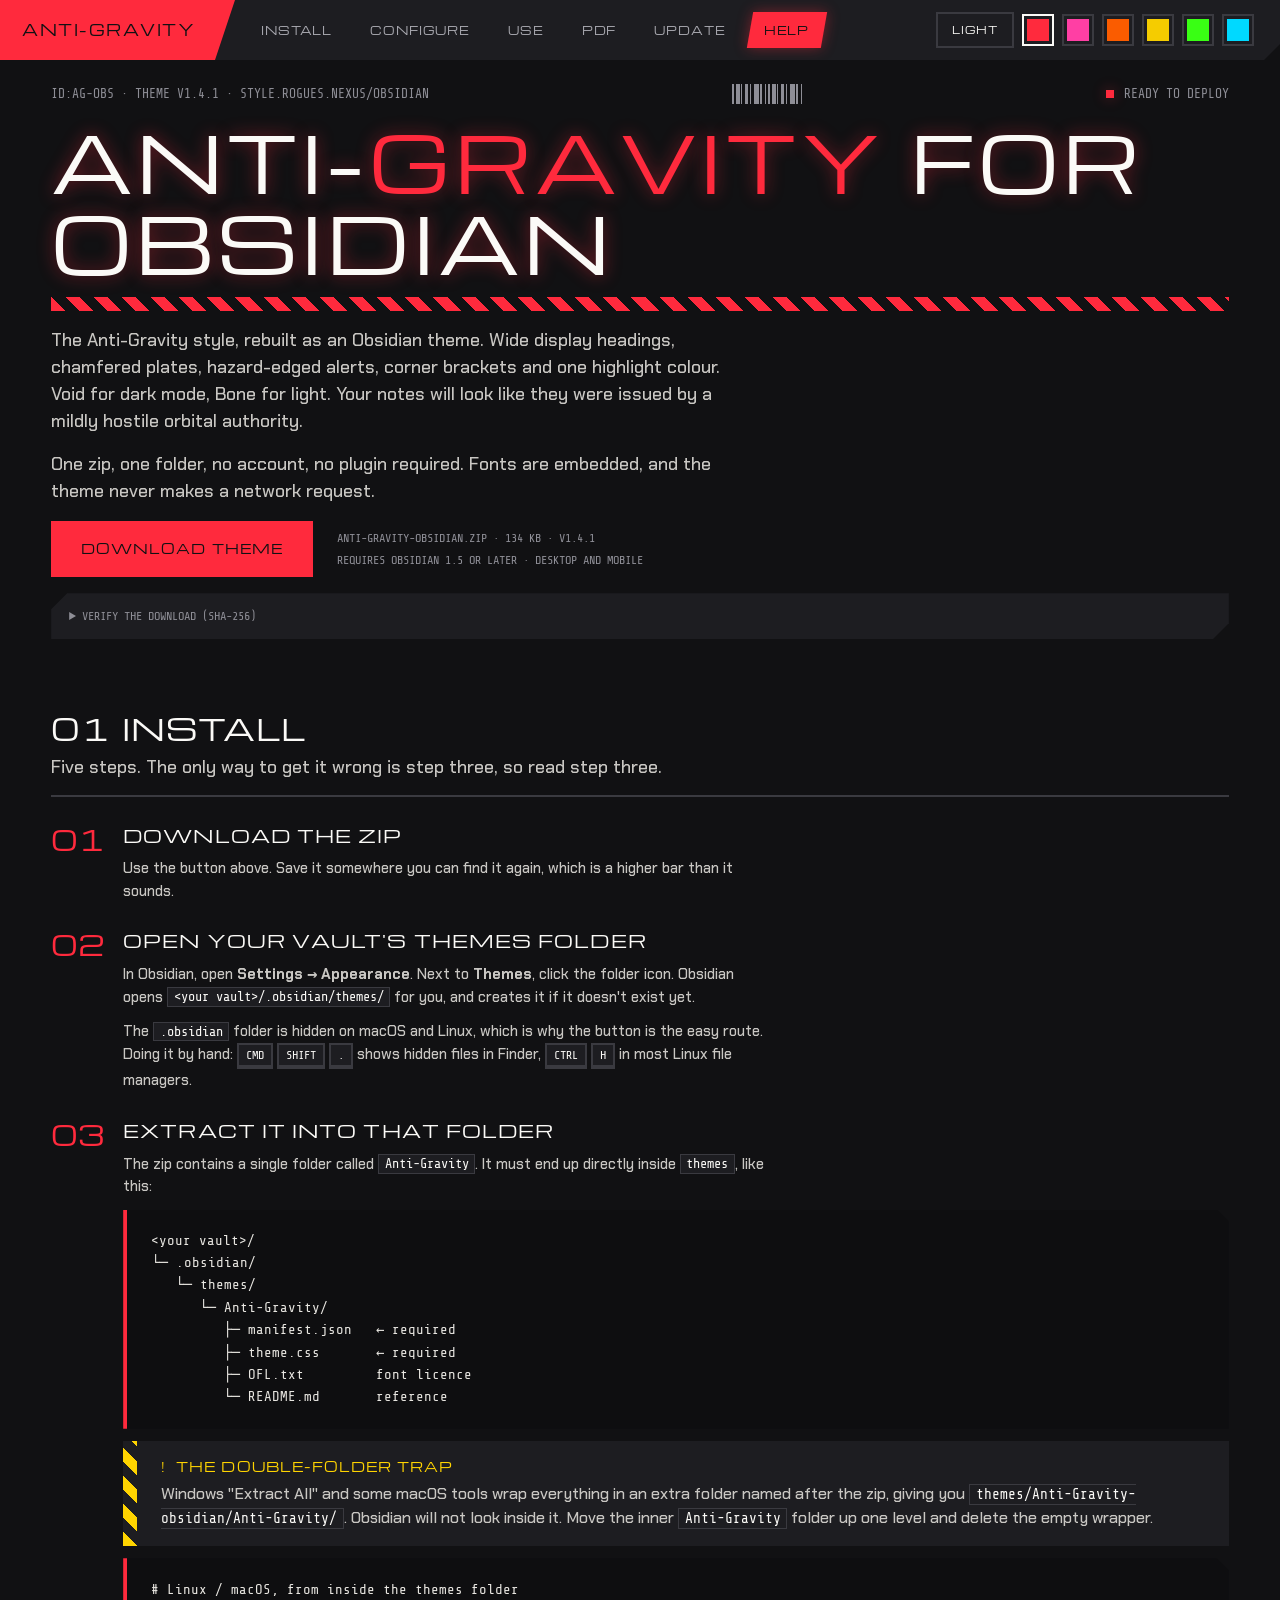
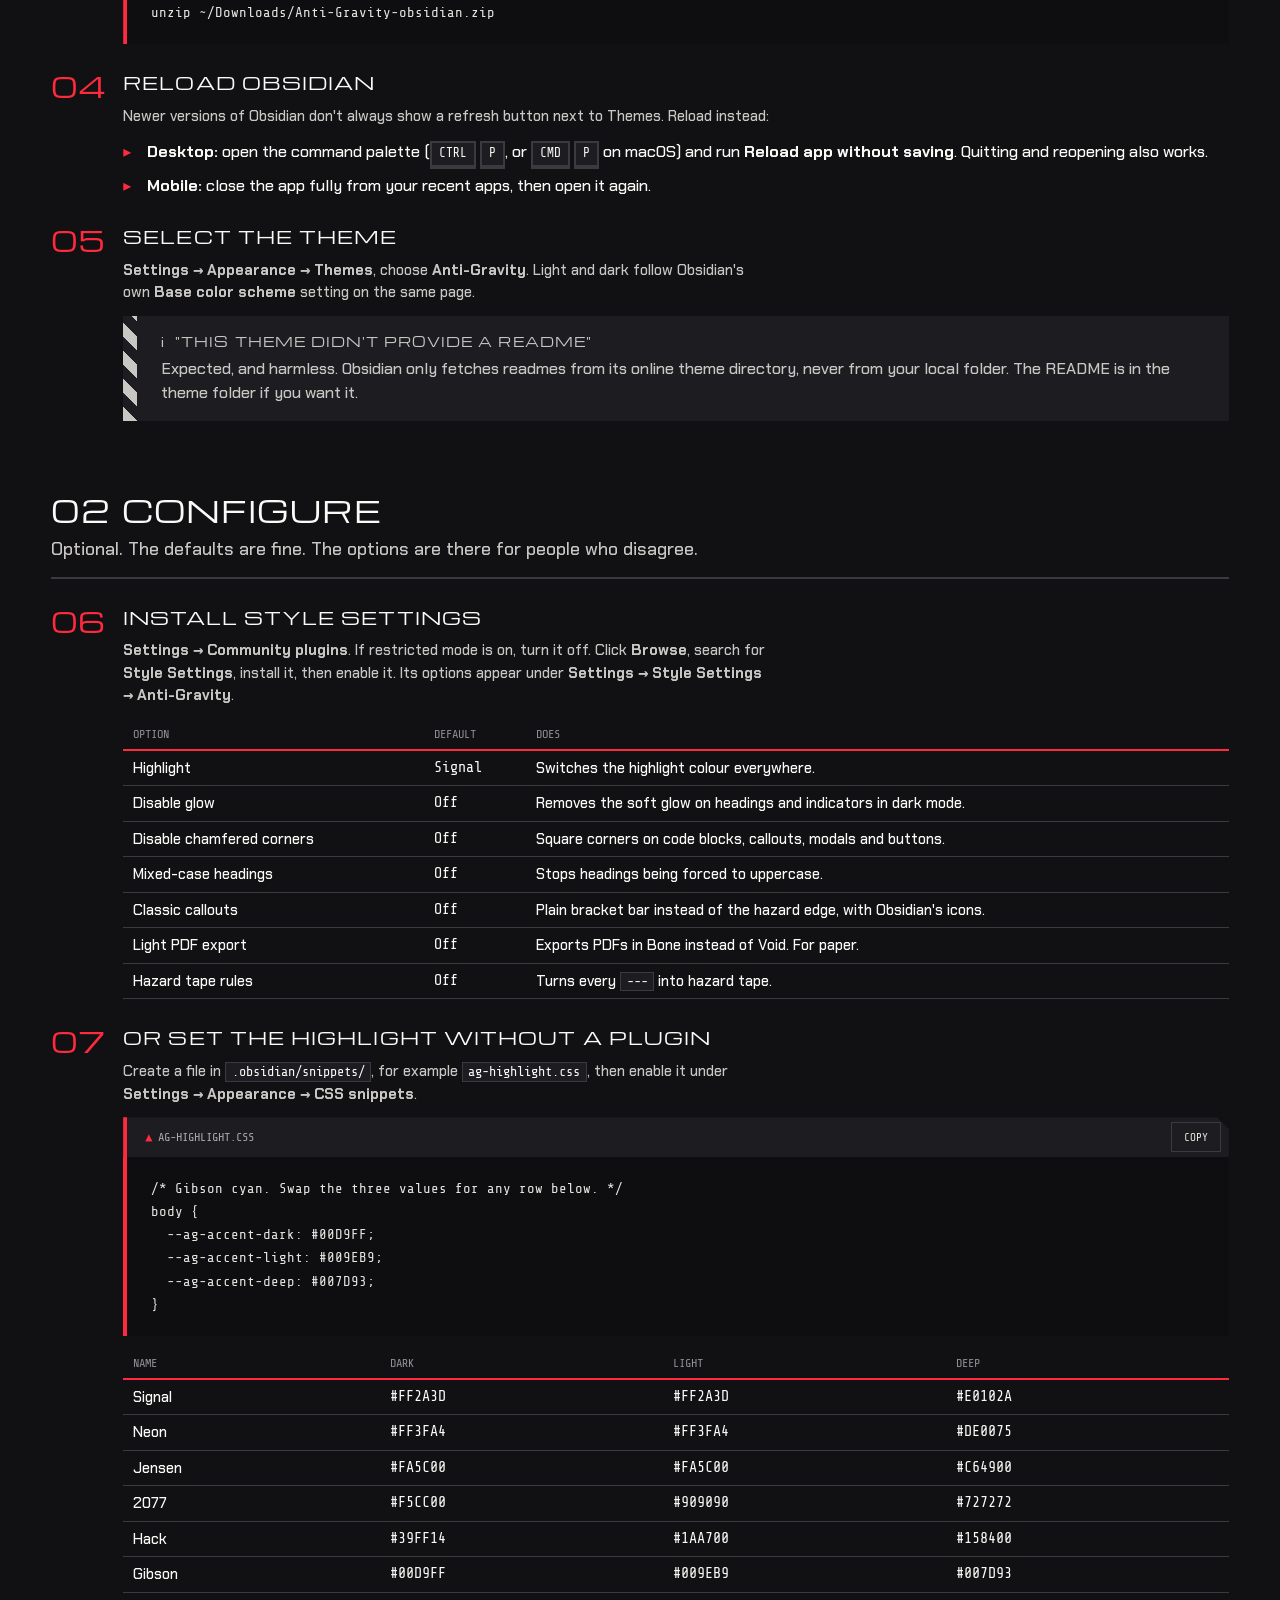
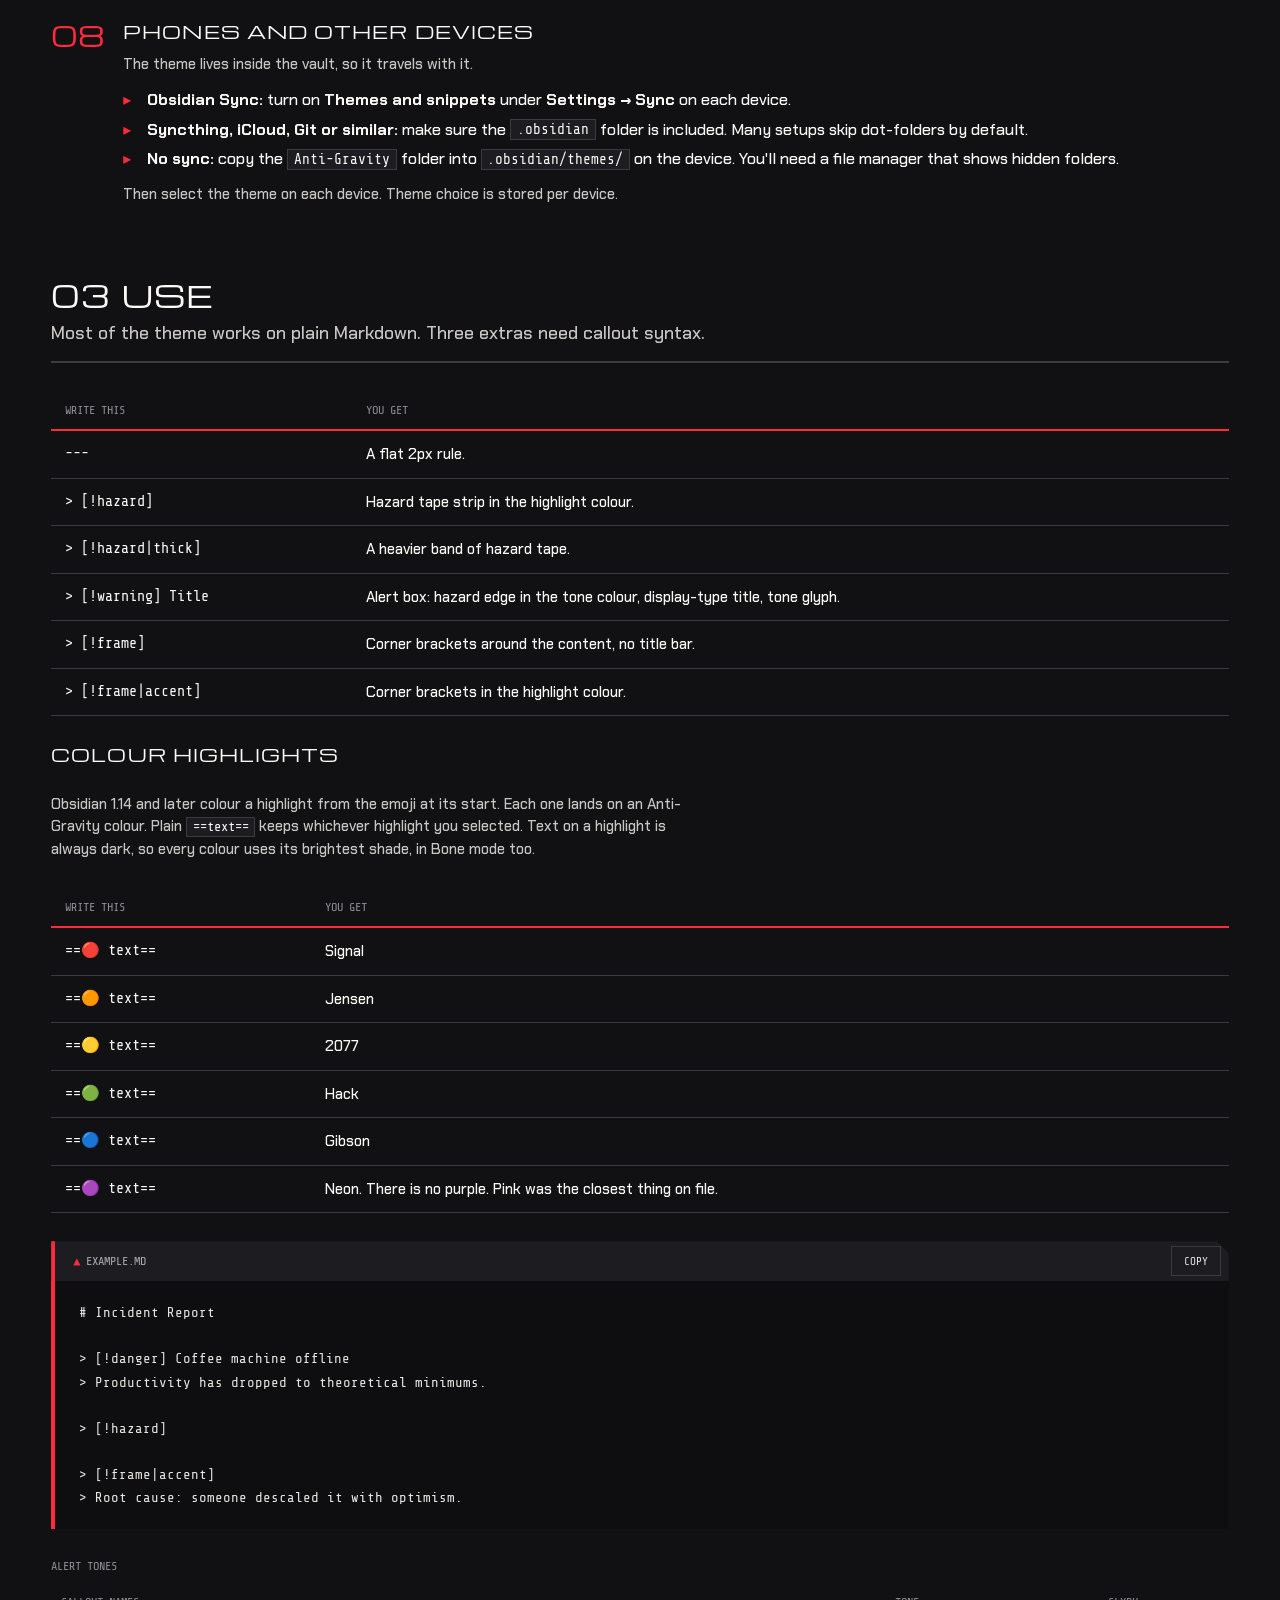
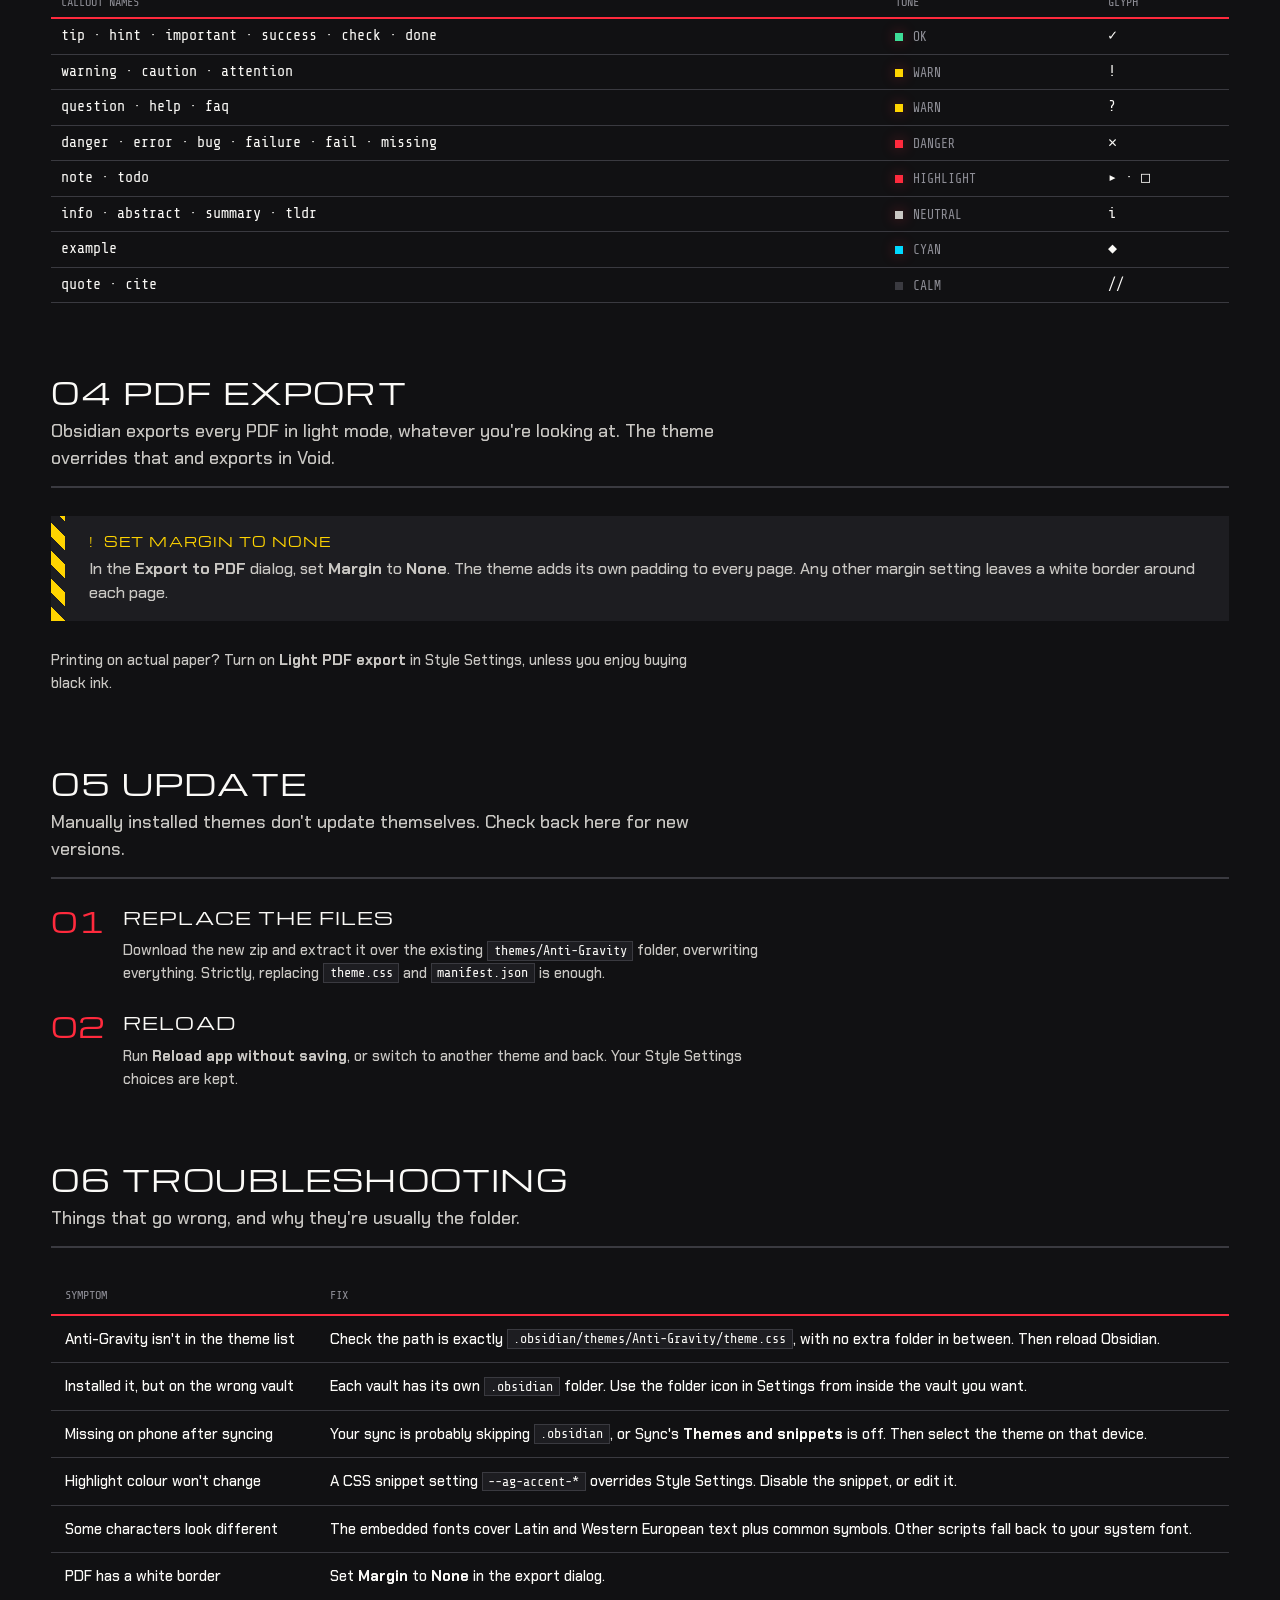
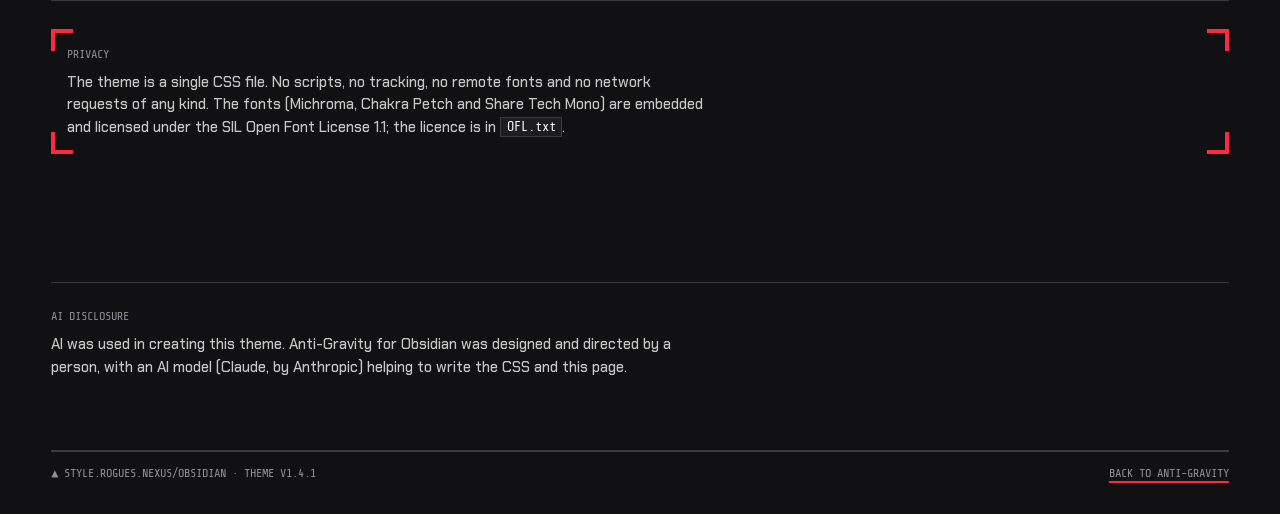
<file: obsidian/index.html>
<!doctype html>
<html lang="en" data-theme="dark" data-accent="signal">
<head>
<meta charset="utf-8">
<meta name="viewport" content="width=device-width, initial-scale=1, viewport-fit=cover">
<title>Anti-Gravity for Obsidian</title>
<meta name="description" content="Anti-Gravity theme for Obsidian: download, install, configure and use it.">
<link rel="stylesheet" href="../v2/anti-gravity.css">
<style>
  /* Page-only helpers. Not part of anti-gravity.css. */
  :root { padding-top: env(safe-area-inset-top, 0px); padding-bottom: env(safe-area-inset-bottom, 0px); background: var(--ag-bg); }
  html { scroll-padding-top: calc(env(safe-area-inset-top, 0px) + 96px); scroll-behavior: smooth; }
  .ag-nav--sticky { top: env(safe-area-inset-top, 0px); }
  .section { display: flex; flex-direction: column; gap: 28px; }
  .section__head { display: flex; flex-direction: column; gap: 8px; padding-bottom: 14px; border-bottom: 2px solid var(--ag-rule); }
  .spec-note { margin: 0; max-width: 72ch; color: var(--ag-secondary); font-size: 15px; line-height: 1.5; }
  .steps { display: grid; gap: 28px; }
  .step { display: grid; grid-template-columns: 56px minmax(0, 1fr); gap: 16px; align-items: start; }
  .step__num { font-family: var(--ag-font-display); font-size: 28px; line-height: 1; color: var(--ag-accent); }
  .step__body { display: flex; flex-direction: column; gap: 12px; min-width: 0; }
  .step__body h3 { margin: 0; }
  .step__body ul { margin: 0; }
  .download { display: flex; flex-wrap: wrap; align-items: center; gap: 16px 24px; }
  .download__meta { display: flex; flex-direction: column; gap: 4px; font-family: var(--ag-font-mono); font-size: 12px; text-transform: uppercase; color: var(--ag-muted); }
  .hash { display: block; margin-top: 4px; font-family: var(--ag-font-mono); font-size: 13px; color: var(--ag-secondary); word-break: break-all; text-transform: none; }
  .tree { font-size: 14px; line-height: 1.6; }
  .ai-note { display: flex; flex-direction: column; gap: 8px; margin-top: 56px; padding-top: 24px; border-top: 1px solid var(--ag-rule); }
  @media (max-width: 640px) { .step { grid-template-columns: 1fr; gap: 8px; } .ag-nav__end .ag-swatch { display: none; } }
</style>
</head>
<body class="ag">

<nav class="ag-nav ag-nav--sticky" aria-label="Sections">
  <a class="ag-nav__brand" href="../">Anti-Gravity</a>
  <ul class="ag-nav__links" id="site-nav">
    <li><a href="#install" aria-current="page">Install</a></li>
    <li><a href="#configure">Configure</a></li>
    <li><a href="#use">Use</a></li>
    <li><a href="#pdf">PDF</a></li>
    <li><a href="#update">Update</a></li>
    <li><a href="#help">Help</a></li>
  </ul>
  <div class="ag-nav__end">
    <button class="ag-btn ag-btn--sm" type="button" id="theme-toggle" aria-label="Switch to light theme">Light</button>
    <button class="ag-swatch ag-swatch--sm" type="button" data-set-accent="signal" aria-pressed="true" aria-label="Signal red" style="--ag-swatch: var(--ag-signal)"><span></span></button>
    <button class="ag-swatch ag-swatch--sm" type="button" data-set-accent="neon" aria-pressed="false" aria-label="Neon pink" style="--ag-swatch: var(--ag-neon)"><span></span></button>
    <button class="ag-swatch ag-swatch--sm" type="button" data-set-accent="jensen" aria-pressed="false" aria-label="Jensen orange" style="--ag-swatch: var(--ag-jensen)"><span></span></button>
    <button class="ag-swatch ag-swatch--sm" type="button" data-set-accent="2077" aria-pressed="false" aria-label="2077 yellow" style="--ag-swatch: var(--ag-2077)"><span></span></button>
    <button class="ag-swatch ag-swatch--sm" type="button" data-set-accent="hack" aria-pressed="false" aria-label="Hack green" style="--ag-swatch: var(--ag-hack)"><span></span></button>
    <button class="ag-swatch ag-swatch--sm" type="button" data-set-accent="gibson" aria-pressed="false" aria-label="Gibson cyan" style="--ag-swatch: var(--ag-gibson)"><span></span></button>
  </div>
</nav>

<div class="ag-shell" id="top" style="gap: 72px">

  <!-- ===== Header ===== -->
  <header class="ag-header">
    <div class="ag-header__bar">
      <span class="ag-code">ID:AG-OBS &#xB7; theme v1.4.1 &#xB7; style.rogues.nexus/obsidian</span>
      <span class="ag-barcode" aria-hidden="true"></span>
      <span class="ag-status ag-status--pulse">Ready to deploy</span>
    </div>
    <h1 class="ag-display ag-display--xl ag-glow">Anti-<span class="ag-accent">gravity</span> for Obsidian</h1>
    <div class="ag-hazard" aria-hidden="true"></div>
    <p class="ag-text">The Anti-Gravity style, rebuilt as an Obsidian theme. Wide display headings, chamfered plates, hazard-edged alerts, corner brackets and one highlight colour. Void for dark mode, Bone for light. Your notes will look like they were issued by a mildly hostile orbital authority.</p>
    <p class="ag-text">One zip, one folder, no account, no plugin required. Fonts are embedded, and the theme never makes a network request.</p>

    <div class="download">
      <a class="ag-btn ag-btn--primary ag-btn--lg" href="Anti-Gravity-obsidian.zip" download>Download theme</a>
      <div class="download__meta">
        <span>Anti-Gravity-obsidian.zip &#xB7; 134 KB &#xB7; v1.4.1</span>
        <span>Requires Obsidian 1.5 or later &#xB7; desktop and mobile</span>
      </div>
    </div>
    <details class="ag-plate" style="padding: 14px 18px">
      <summary class="ag-label" style="cursor: pointer">Verify the download (SHA-256)</summary>
      <p class="spec-note" style="margin-top: 10px">Paranoia is a feature. Compare this against the file you downloaded.</p>
      <!-- Update this hash whenever Anti-Gravity-obsidian.zip changes: sha256sum Anti-Gravity-obsidian.zip -->
      <code class="hash">fa1bf6a4ff6603bec2be64203f2b89e4dff01308584dea13a39215fa81745fee</code>
<pre><code># Linux / macOS
sha256sum Anti-Gravity-obsidian.zip
shasum -a 256 Anti-Gravity-obsidian.zip

# Windows (PowerShell)
Get-FileHash .\Anti-Gravity-obsidian.zip -Algorithm SHA256</code></pre>
    </details>
  </header>


  <!-- ===== 01 Install ===== -->
  <section class="section" id="install">
    <div class="section__head">
      <h2>01 Install</h2>
      <p class="ag-text">Five steps. The only way to get it wrong is step three, so read step three.</p>
    </div>
    <div class="steps">

      <div class="step"><div class="step__num">01</div><div class="step__body">
        <h3>Download the zip</h3>
        <p class="spec-note">Use the button above. Save it somewhere you can find it again, which is a higher bar than it sounds.</p>
      </div></div>

      <div class="step"><div class="step__num">02</div><div class="step__body">
        <h3>Open your vault's themes folder</h3>
        <p class="spec-note">In Obsidian, open <b>Settings &#x2192; Appearance</b>. Next to <b>Themes</b>, click the folder icon. Obsidian opens <code>&lt;your vault&gt;/.obsidian/themes/</code> for you, and creates it if it doesn't exist yet.</p>
        <p class="spec-note">The <code>.obsidian</code> folder is hidden on macOS and Linux, which is why the button is the easy route. Doing it by hand: <span class="ag-kbd">Cmd</span> <span class="ag-kbd">Shift</span> <span class="ag-kbd">.</span> shows hidden files in Finder, <span class="ag-kbd">Ctrl</span> <span class="ag-kbd">H</span> in most Linux file managers.</p>
      </div></div>

      <div class="step"><div class="step__num">03</div><div class="step__body">
        <h3>Extract it into that folder</h3>
        <p class="spec-note">The zip contains a single folder called <code>Anti-Gravity</code>. It must end up directly inside <code>themes</code>, like this:</p>
<pre class="tree"><code>&lt;your vault&gt;/
&#x2514;&#x2500; .obsidian/
   &#x2514;&#x2500; themes/
      &#x2514;&#x2500; Anti-Gravity/
         &#x251C;&#x2500; manifest.json   &#x2190; required
         &#x251C;&#x2500; theme.css       &#x2190; required
         &#x251C;&#x2500; OFL.txt         font licence
         &#x2514;&#x2500; README.md       reference</code></pre>
        <div class="ag-alert ag-tone-warn" role="note"><div class="ag-alert__body">
          <span class="ag-alert__title">The double-folder trap</span>
          <span class="ag-alert__text">Windows "Extract All" and some macOS tools wrap everything in an extra folder named after the zip, giving you <code>themes/Anti-Gravity-obsidian/Anti-Gravity/</code>. Obsidian will not look inside it. Move the inner <code>Anti-Gravity</code> folder up one level and delete the empty wrapper.</span>
        </div></div>
<pre><code># Linux / macOS, from inside the themes folder
unzip ~/Downloads/Anti-Gravity-obsidian.zip</code></pre>
      </div></div>

      <div class="step"><div class="step__num">04</div><div class="step__body">
        <h3>Reload Obsidian</h3>
        <p class="spec-note">Newer versions of Obsidian don't always show a refresh button next to Themes. Reload instead:</p>
        <ul>
          <li><b>Desktop:</b> open the command palette (<span class="ag-kbd">Ctrl</span> <span class="ag-kbd">P</span>, or <span class="ag-kbd">Cmd</span> <span class="ag-kbd">P</span> on macOS) and run <b>Reload app without saving</b>. Quitting and reopening also works.</li>
          <li><b>Mobile:</b> close the app fully from your recent apps, then open it again.</li>
        </ul>
      </div></div>

      <div class="step"><div class="step__num">05</div><div class="step__body">
        <h3>Select the theme</h3>
        <p class="spec-note"><b>Settings &#x2192; Appearance &#x2192; Themes</b>, choose <b>Anti-Gravity</b>. Light and dark follow Obsidian's own <b>Base color scheme</b> setting on the same page.</p>
        <div class="ag-alert ag-tone-info" role="note"><div class="ag-alert__body">
          <span class="ag-alert__title">"This theme didn't provide a readme"</span>
          <span class="ag-alert__text">Expected, and harmless. Obsidian only fetches readmes from its online theme directory, never from your local folder. The README is in the theme folder if you want it.</span>
        </div></div>
      </div></div>

    </div>
  </section>


  <!-- ===== 02 Configure ===== -->
  <section class="section" id="configure">
    <div class="section__head">
      <h2>02 Configure</h2>
      <p class="ag-text">Optional. The defaults are fine. The options are there for people who disagree.</p>
    </div>
    <div class="steps">
      <div class="step"><div class="step__num">06</div><div class="step__body">
        <h3>Install Style Settings</h3>
        <p class="spec-note"><b>Settings &#x2192; Community plugins</b>. If restricted mode is on, turn it off. Click <b>Browse</b>, search for <b>Style Settings</b>, install it, then enable it. Its options appear under <b>Settings &#x2192; Style Settings &#x2192; Anti-Gravity</b>.</p>
        <div class="ag-table-wrap"><table class="ag-table ag-table--compact">
          <thead><tr><th>Option</th><th>Default</th><th>Does</th></tr></thead>
          <tbody>
            <tr><td>Highlight</td><td class="ag-mono">Signal</td><td>Switches the highlight colour everywhere.</td></tr>
            <tr><td>Disable glow</td><td class="ag-mono">Off</td><td>Removes the soft glow on headings and indicators in dark mode.</td></tr>
            <tr><td>Disable chamfered corners</td><td class="ag-mono">Off</td><td>Square corners on code blocks, callouts, modals and buttons.</td></tr>
            <tr><td>Mixed-case headings</td><td class="ag-mono">Off</td><td>Stops headings being forced to uppercase.</td></tr>
            <tr><td>Classic callouts</td><td class="ag-mono">Off</td><td>Plain bracket bar instead of the hazard edge, with Obsidian's icons.</td></tr>
            <tr><td>Light PDF export</td><td class="ag-mono">Off</td><td>Exports PDFs in Bone instead of Void. For paper.</td></tr>
            <tr><td>Hazard tape rules</td><td class="ag-mono">Off</td><td>Turns every <code>---</code> into hazard tape.</td></tr>
          </tbody>
        </table></div>
      </div></div>

      <div class="step"><div class="step__num">07</div><div class="step__body">
        <h3>Or set the highlight without a plugin</h3>
        <p class="spec-note">Create a file in <code>.obsidian/snippets/</code>, for example <code>ag-highlight.css</code>, then enable it under <b>Settings &#x2192; Appearance &#x2192; CSS snippets</b>.</p>
        <figure class="ag-codeblock">
          <figcaption class="ag-codeblock__head"><span>ag-highlight.css</span><button class="ag-codeblock__copy" type="button" data-copy>Copy</button></figcaption>
<pre><code>/* Gibson cyan. Swap the three values for any row below. */
body {
  --ag-accent-dark: #00D9FF;
  --ag-accent-light: #009EB9;
  --ag-accent-deep: #007D93;
}</code></pre>
        </figure>
        <div class="ag-table-wrap"><table class="ag-table ag-table--compact">
          <thead><tr><th>Name</th><th>Dark</th><th>Light</th><th>Deep</th></tr></thead>
          <tbody>
            <tr><td>Signal</td><td class="ag-mono">#FF2A3D</td><td class="ag-mono">#FF2A3D</td><td class="ag-mono">#E0102A</td></tr>
            <tr><td>Neon</td><td class="ag-mono">#FF3FA4</td><td class="ag-mono">#FF3FA4</td><td class="ag-mono">#DE0075</td></tr>
            <tr><td>Jensen</td><td class="ag-mono">#FA5C00</td><td class="ag-mono">#FA5C00</td><td class="ag-mono">#C64900</td></tr>
            <tr><td>2077</td><td class="ag-mono">#F5CC00</td><td class="ag-mono">#909090</td><td class="ag-mono">#727272</td></tr>
            <tr><td>Hack</td><td class="ag-mono">#39FF14</td><td class="ag-mono">#1AA700</td><td class="ag-mono">#158400</td></tr>
            <tr><td>Gibson</td><td class="ag-mono">#00D9FF</td><td class="ag-mono">#009EB9</td><td class="ag-mono">#007D93</td></tr>
          </tbody>
        </table></div>
      </div></div>

      <div class="step"><div class="step__num">08</div><div class="step__body">
        <h3>Phones and other devices</h3>
        <p class="spec-note">The theme lives inside the vault, so it travels with it.</p>
        <ul>
          <li><b>Obsidian Sync:</b> turn on <b>Themes and snippets</b> under <b>Settings &#x2192; Sync</b> on each device.</li>
          <li><b>Syncthing, iCloud, Git or similar:</b> make sure the <code>.obsidian</code> folder is included. Many setups skip dot-folders by default.</li>
          <li><b>No sync:</b> copy the <code>Anti-Gravity</code> folder into <code>.obsidian/themes/</code> on the device. You'll need a file manager that shows hidden folders.</li>
        </ul>
        <p class="spec-note">Then select the theme on each device. Theme choice is stored per device.</p>
      </div></div>
    </div>
  </section>


  <!-- ===== 03 Use ===== -->
  <section class="section" id="use">
    <div class="section__head">
      <h2>03 Use</h2>
      <p class="ag-text">Most of the theme works on plain Markdown. Three extras need callout syntax.</p>
    </div>

    <div class="ag-table-wrap"><table class="ag-table">
      <thead><tr><th>Write this</th><th>You get</th></tr></thead>
      <tbody>
        <tr><td class="ag-mono">---</td><td>A flat 2px rule.</td></tr>
        <tr><td class="ag-mono">&gt; [!hazard]</td><td>Hazard tape strip in the highlight colour.</td></tr>
        <tr><td class="ag-mono">&gt; [!hazard|thick]</td><td>A heavier band of hazard tape.</td></tr>
        <tr><td class="ag-mono">&gt; [!warning] Title</td><td>Alert box: hazard edge in the tone colour, display-type title, tone glyph.</td></tr>
        <tr><td class="ag-mono">&gt; [!frame]</td><td>Corner brackets around the content, no title bar.</td></tr>
        <tr><td class="ag-mono">&gt; [!frame|accent]</td><td>Corner brackets in the highlight colour.</td></tr>
      </tbody>
    </table></div>

    <h3>Colour highlights</h3>
    <p class="spec-note">Obsidian 1.14 and later colour a highlight from the emoji at its start. Each one lands on an Anti-Gravity colour. Plain <code>==text==</code> keeps whichever highlight you selected. Text on a highlight is always dark, so every colour uses its brightest shade, in Bone mode too.</p>
    <div class="ag-table-wrap"><table class="ag-table">
      <thead><tr><th>Write this</th><th>You get</th></tr></thead>
      <tbody>
        <tr><td class="ag-mono">==&#x1F534; text==</td><td>Signal</td></tr>
        <tr><td class="ag-mono">==&#x1F7E0; text==</td><td>Jensen</td></tr>
        <tr><td class="ag-mono">==&#x1F7E1; text==</td><td>2077</td></tr>
        <tr><td class="ag-mono">==&#x1F7E2; text==</td><td>Hack</td></tr>
        <tr><td class="ag-mono">==&#x1F535; text==</td><td>Gibson</td></tr>
        <tr><td class="ag-mono">==&#x1F7E3; text==</td><td>Neon. There is no purple. Pink was the closest thing on file.</td></tr>
      </tbody>
    </table></div>

    <figure class="ag-codeblock">
      <figcaption class="ag-codeblock__head"><span>example.md</span><button class="ag-codeblock__copy" type="button" data-copy>Copy</button></figcaption>
<pre><code># Incident Report

&gt; [!danger] Coffee machine offline
&gt; Productivity has dropped to theoretical minimums.

&gt; [!hazard]

&gt; [!frame|accent]
&gt; Root cause: someone descaled it with optimism.</code></pre>
    </figure>

    <div class="ag-stack" style="--ag-gap: 12px">
      <span class="ag-label">Alert tones</span>
      <div class="ag-table-wrap"><table class="ag-table ag-table--compact">
        <thead><tr><th>Callout names</th><th>Tone</th><th>Glyph</th></tr></thead>
        <tbody>
          <tr><td class="ag-mono">tip &#xB7; hint &#xB7; important &#xB7; success &#xB7; check &#xB7; done</td><td><span class="ag-status ag-tone-ok">OK</span></td><td class="ag-mono">&#x2713;</td></tr>
          <tr><td class="ag-mono">warning &#xB7; caution &#xB7; attention</td><td><span class="ag-status ag-tone-warn">Warn</span></td><td class="ag-mono">!</td></tr>
          <tr><td class="ag-mono">question &#xB7; help &#xB7; faq</td><td><span class="ag-status ag-tone-warn">Warn</span></td><td class="ag-mono">?</td></tr>
          <tr><td class="ag-mono">danger &#xB7; error &#xB7; bug &#xB7; failure &#xB7; fail &#xB7; missing</td><td><span class="ag-status ag-tone-danger">Danger</span></td><td class="ag-mono">&#x2715;</td></tr>
          <tr><td class="ag-mono">note &#xB7; todo</td><td><span class="ag-status">Highlight</span></td><td class="ag-mono">&#x25B8; &#xB7; &#x25A1;</td></tr>
          <tr><td class="ag-mono">info &#xB7; abstract &#xB7; summary &#xB7; tldr</td><td><span class="ag-status ag-tone-info">Neutral</span></td><td class="ag-mono">i</td></tr>
          <tr><td class="ag-mono">example</td><td><span class="ag-status" style="--ag-tone: var(--ag-gibson)">Cyan</span></td><td class="ag-mono">&#x25C6;</td></tr>
          <tr><td class="ag-mono">quote &#xB7; cite</td><td><span class="ag-status ag-status--off">Calm</span></td><td class="ag-mono">//</td></tr>
        </tbody>
      </table></div>
    </div>
  </section>


  <!-- ===== 04 PDF ===== -->
  <section class="section" id="pdf">
    <div class="section__head">
      <h2>04 PDF export</h2>
      <p class="ag-text">Obsidian exports every PDF in light mode, whatever you're looking at. The theme overrides that and exports in Void.</p>
    </div>
    <div class="ag-alert ag-tone-warn" role="note"><div class="ag-alert__body">
      <span class="ag-alert__title">Set Margin to None</span>
      <span class="ag-alert__text">In the <b>Export to PDF</b> dialog, set <b>Margin</b> to <b>None</b>. The theme adds its own padding to every page. Any other margin setting leaves a white border around each page.</span>
    </div></div>
    <p class="spec-note">Printing on actual paper? Turn on <b>Light PDF export</b> in Style Settings, unless you enjoy buying black ink.</p>
  </section>


  <!-- ===== 05 Update ===== -->
  <section class="section" id="update">
    <div class="section__head">
      <h2>05 Update</h2>
      <p class="ag-text">Manually installed themes don't update themselves. Check back here for new versions.</p>
    </div>
    <div class="steps">
      <div class="step"><div class="step__num">01</div><div class="step__body">
        <h3>Replace the files</h3>
        <p class="spec-note">Download the new zip and extract it over the existing <code>themes/Anti-Gravity</code> folder, overwriting everything. Strictly, replacing <code>theme.css</code> and <code>manifest.json</code> is enough.</p>
      </div></div>
      <div class="step"><div class="step__num">02</div><div class="step__body">
        <h3>Reload</h3>
        <p class="spec-note">Run <b>Reload app without saving</b>, or switch to another theme and back. Your Style Settings choices are kept.</p>
      </div></div>
    </div>
  </section>


  <!-- ===== 06 Help ===== -->
  <section class="section" id="help">
    <div class="section__head">
      <h2>06 Troubleshooting</h2>
      <p class="ag-text">Things that go wrong, and why they're usually the folder.</p>
    </div>
    <div class="ag-table-wrap"><table class="ag-table">
      <thead><tr><th>Symptom</th><th>Fix</th></tr></thead>
      <tbody>
        <tr><td>Anti-Gravity isn't in the theme list</td><td>Check the path is exactly <code>.obsidian/themes/Anti-Gravity/theme.css</code>, with no extra folder in between. Then reload Obsidian.</td></tr>
        <tr><td>Installed it, but on the wrong vault</td><td>Each vault has its own <code>.obsidian</code> folder. Use the folder icon in Settings from inside the vault you want.</td></tr>
        <tr><td>Missing on phone after syncing</td><td>Your sync is probably skipping <code>.obsidian</code>, or Sync's <b>Themes and snippets</b> is off. Then select the theme on that device.</td></tr>
        <tr><td>Highlight colour won't change</td><td>A CSS snippet setting <code>--ag-accent-*</code> overrides Style Settings. Disable the snippet, or edit it.</td></tr>
        <tr><td>Some characters look different</td><td>The embedded fonts cover Latin and Western European text plus common symbols. Other scripts fall back to your system font.</td></tr>
        <tr><td>PDF has a white border</td><td>Set <b>Margin</b> to <b>None</b> in the export dialog.</td></tr>
      </tbody>
    </table></div>

    <div class="ag-brackets ag-brackets--accent">
      <div class="ag-stack" style="--ag-gap: 8px">
        <span class="ag-label">Privacy</span>
        <p class="spec-note">The theme is a single CSS file. No scripts, no tracking, no remote fonts and no network requests of any kind. The fonts (Michroma, Chakra Petch and Share Tech Mono) are embedded and licensed under the SIL Open Font License 1.1; the licence is in <code>OFL.txt</code>.</p>
      </div>
    </div>
  </section>

  <aside class="ai-note" aria-label="About how this was made">
    <span class="ag-label">AI disclosure</span>
    <p class="spec-note">AI was used in creating this theme. Anti-Gravity for Obsidian was designed and directed by a person, with an AI model (Claude, by Anthropic) helping to write the CSS and this page.</p>
  </aside>
  <footer class="ag-footer">
    <span>&#x25B2; style.rogues.nexus/obsidian &#xB7; theme v1.4.1</span>
    <a href="../">Back to Anti-Gravity</a>
  </footer>
</div>

<script>
(function () {
  var root = document.documentElement;

  /* ---- Warn loudly if anti-gravity.css didn't load ---- */
  if (!getComputedStyle(root).getPropertyValue('--ag-loaded').trim()) {
    var warn = document.createElement('div');
    warn.setAttribute('role', 'alert');
    warn.style.cssText = 'position:sticky;top:0;z-index:999;padding:14px 18px;background:#FF2A3D;color:#111113;font:600 15px/1.4 monospace';
    warn.textContent = 'anti-gravity.css did not load. This page expects it at ../v2/anti-gravity.css.';
    document.body.insertBefore(warn, document.body.firstChild);
  }

  /* ---- Theme ---- */
  var themeBtn = document.getElementById('theme-toggle');
  themeBtn.addEventListener('click', function () {
    var next = root.dataset.theme === 'dark' ? 'light' : 'dark';
    root.dataset.theme = next;
    themeBtn.textContent = next === 'dark' ? 'Light' : 'Dark';
    themeBtn.setAttribute('aria-label', 'Switch to ' + (next === 'dark' ? 'light' : 'dark') + ' theme');
  });

  /* ---- Accent ---- */
  var swatches = Array.prototype.slice.call(document.querySelectorAll('[data-set-accent]'));
  swatches.forEach(function (btn) {
    btn.addEventListener('click', function () {
      root.dataset.accent = btn.dataset.setAccent;
      swatches.forEach(function (s) { s.setAttribute('aria-pressed', s === btn ? 'true' : 'false'); });
    });
  });

  /* ---- Nav: highlight the section in view ---- */
  var navList = document.getElementById('site-nav');
  var navLinks = Array.prototype.slice.call(navList.querySelectorAll('a'));
  if ('IntersectionObserver' in window) {
    var io = new IntersectionObserver(function (entries) {
      entries.forEach(function (en) {
        if (!en.isIntersecting) return;
        navLinks.forEach(function (a) {
          if (a.getAttribute('href') === '#' + en.target.id) a.setAttribute('aria-current', 'page');
          else a.removeAttribute('aria-current');
        });
      });
    }, { rootMargin: '-40% 0px -55% 0px' });
    document.querySelectorAll('.section').forEach(function (s) { io.observe(s); });
  }

  /* ---- Copy buttons ---- */
  document.querySelectorAll('[data-copy]').forEach(function (btn) {
    btn.addEventListener('click', function () {
      var code = btn.closest('.ag-codeblock').querySelector('code').innerText;
      var done = function () { btn.textContent = 'Copied'; setTimeout(function () { btn.textContent = 'Copy'; }, 1400); };
      if (navigator.clipboard) navigator.clipboard.writeText(code).then(done, function () { btn.textContent = 'Blocked'; });
    });
  });
})();
</script>
</body>
</html>
</file>
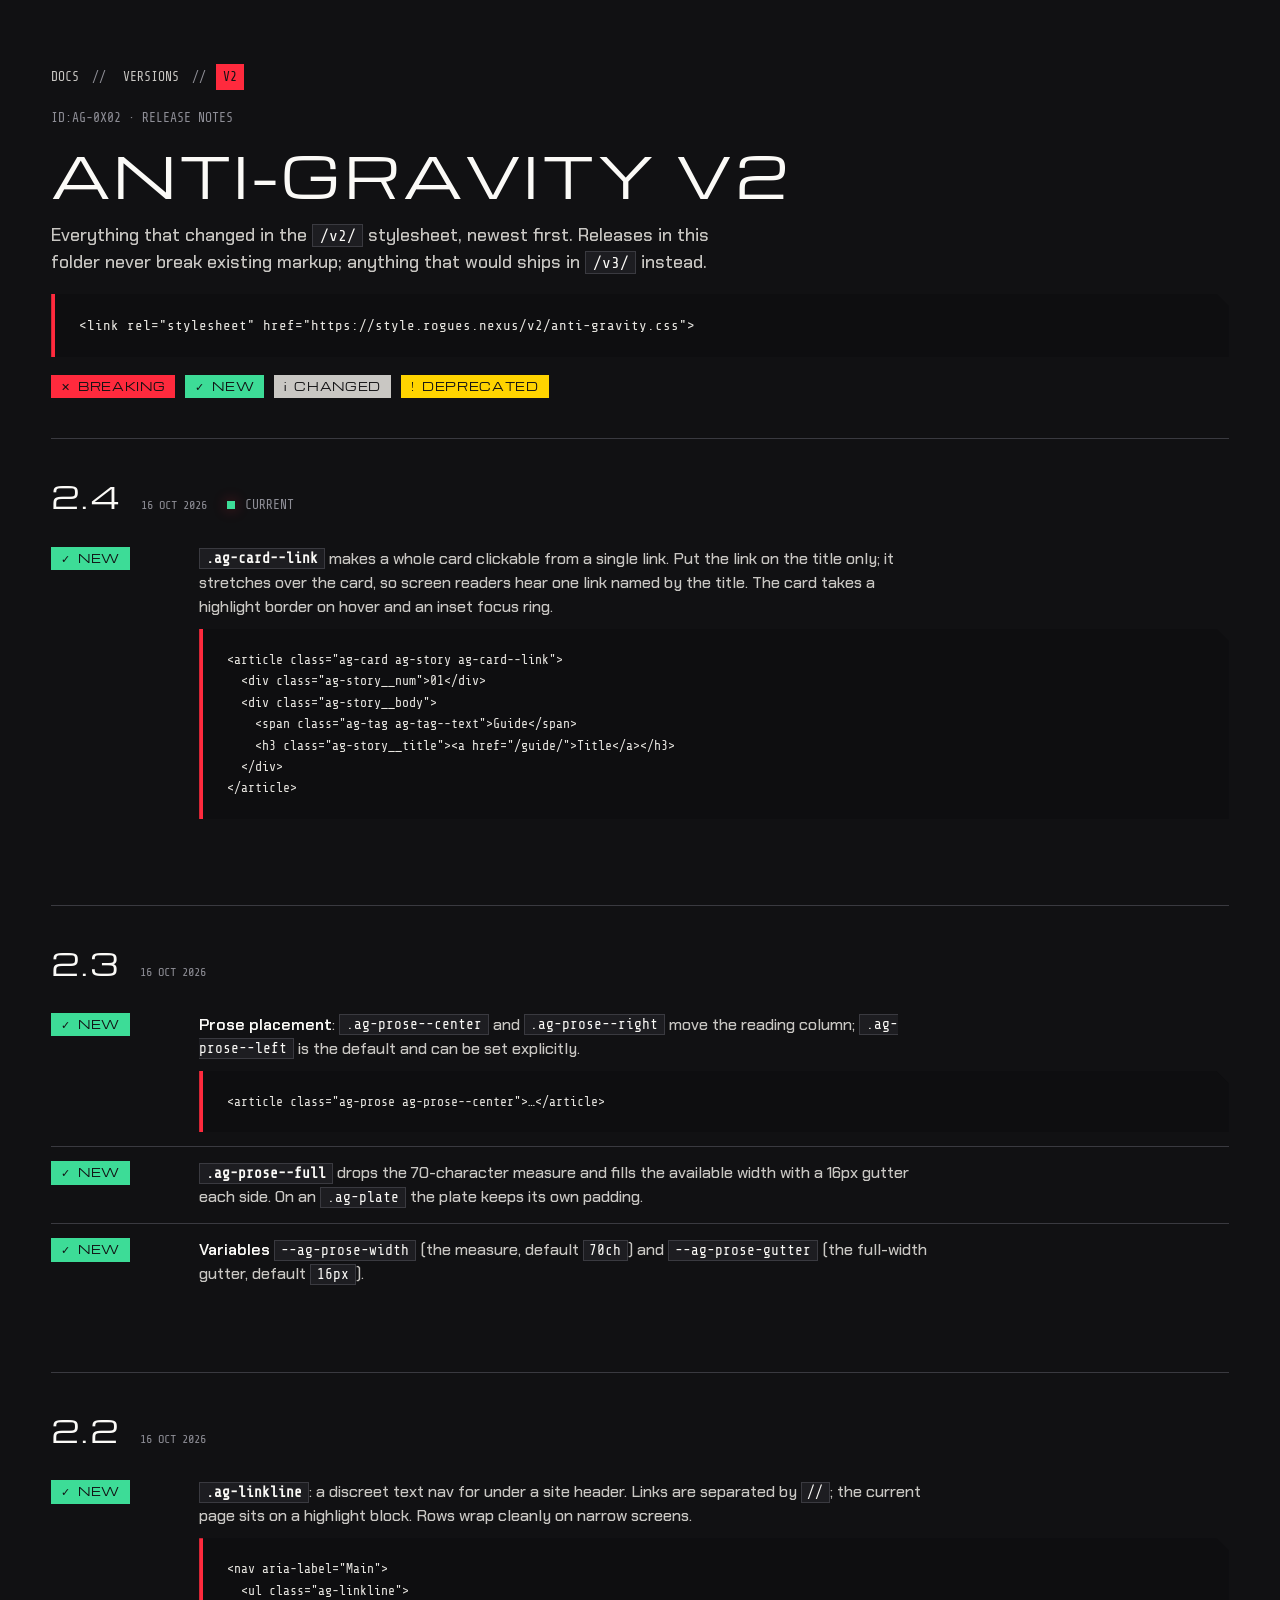
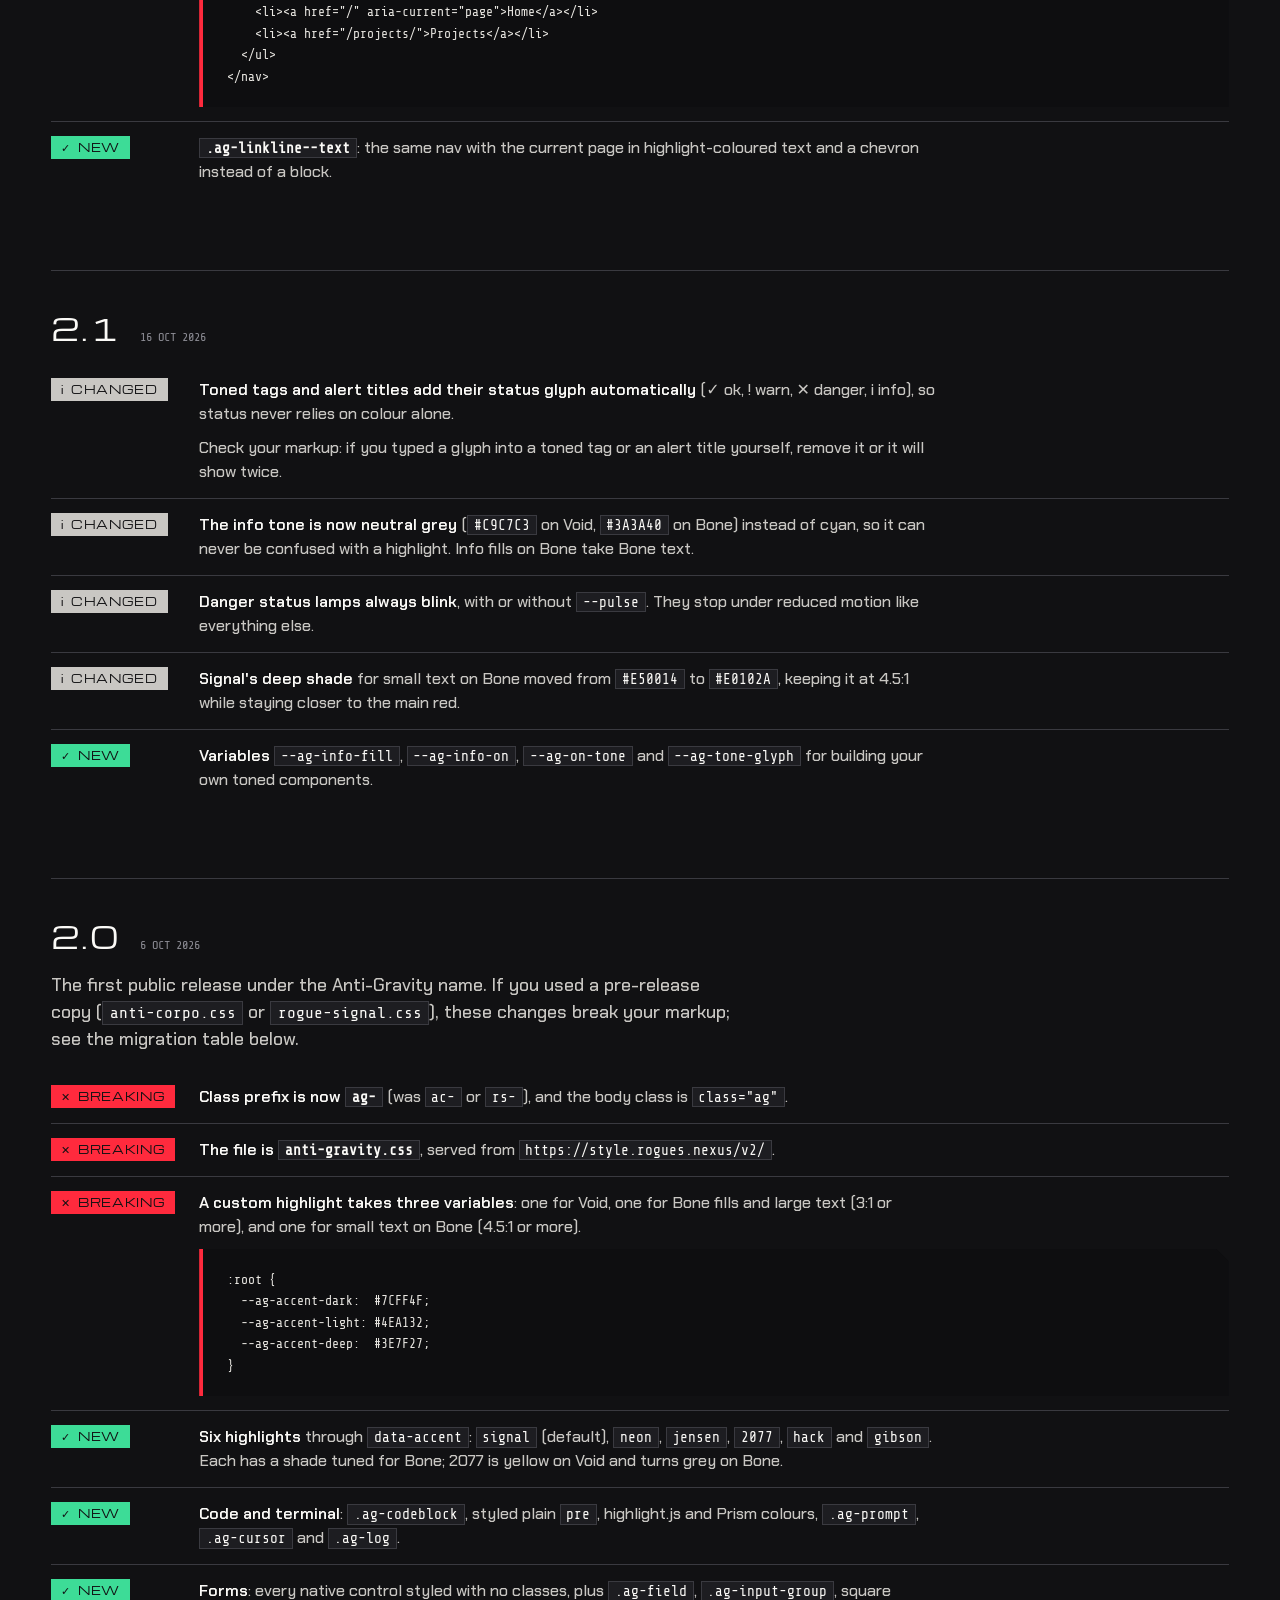
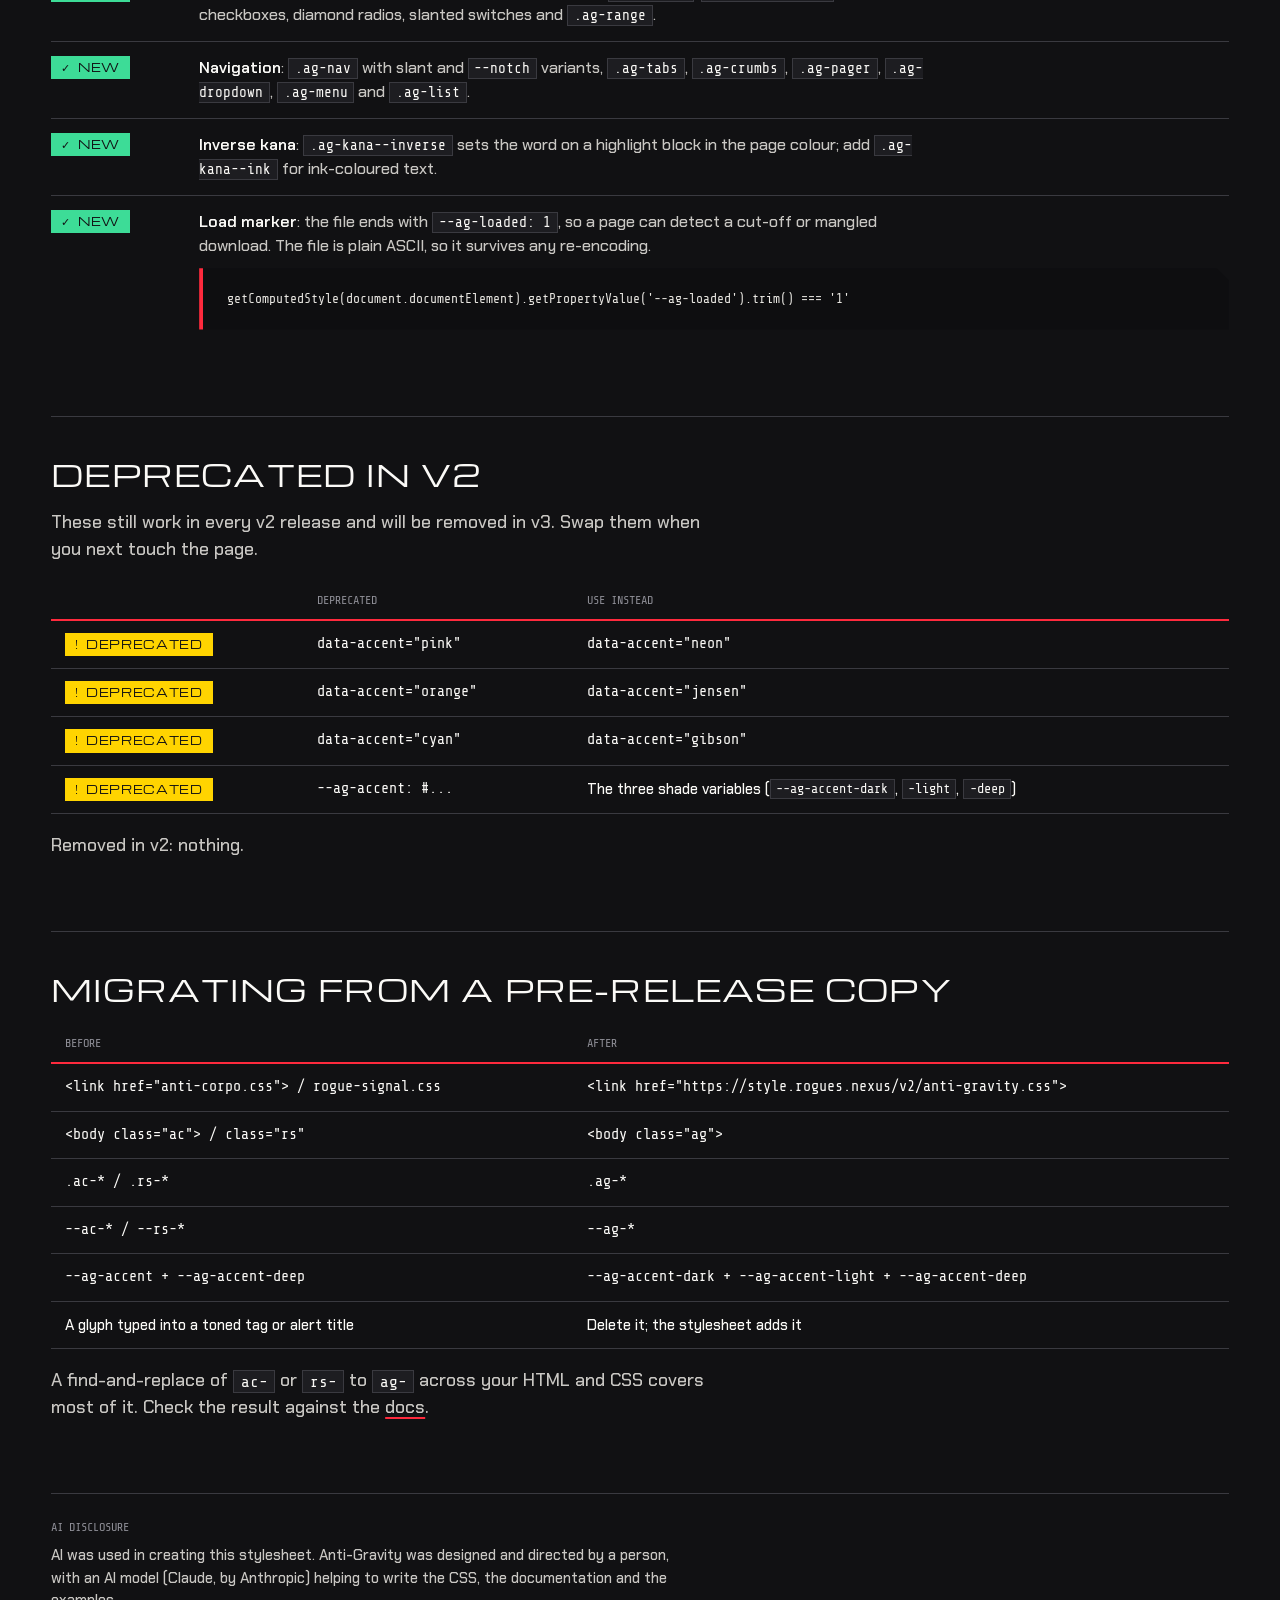
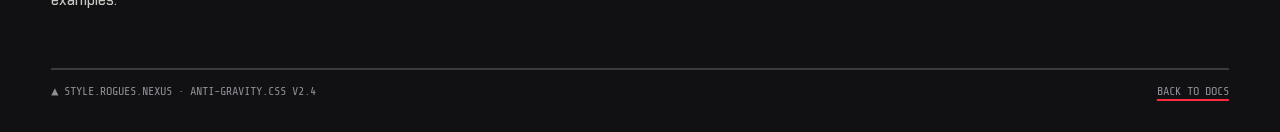
<file: v2/index.html>
<!doctype html>
<html lang="en" data-theme="dark" data-accent="signal">
<head>
<meta charset="utf-8">
<meta name="viewport" content="width=device-width, initial-scale=1">
<title>Anti-Gravity v2</title>
<meta name="description" content="Release notes for anti-gravity.css v2: what is new, what changed, what is deprecated and how to migrate.">
<link rel="stylesheet" href="anti-gravity.css">
<style>
  .notes-head { display: flex; flex-direction: column; gap: 18px; padding: 40px 0 8px; }
  .notes-head .ag-row { gap: 10px; flex-wrap: wrap; }
  .release { display: flex; flex-direction: column; gap: 18px; padding: 40px 0; border-top: 1px solid var(--ag-rule); }
  .release__head { display: flex; flex-wrap: wrap; align-items: baseline; gap: 8px 20px; }
  .release__head h2 { margin: 0; }
  .change { display: grid; grid-template-columns: 132px minmax(0, 1fr); gap: 16px; align-items: start; padding: 14px 0; border-bottom: 1px solid var(--ag-rule); }
  .change:last-child { border-bottom: 0; }
  .change > .ag-tag { justify-self: start; }
  .change > * { min-width: 0; }
  .change p { margin: 0; color: var(--ag-secondary); max-width: 74ch; }
  .change p + p, .change p + pre, .change pre + p { margin-top: 10px; }
  .change pre { margin-top: 10px; font-size: 13px; }
  .change strong { color: var(--ag-ink); font-weight: 600; }
  .ai-note { display: flex; flex-direction: column; gap: 8px; padding: 24px 0; border-top: 1px solid var(--ag-rule); }
  .ai-note p { margin: 0; max-width: 72ch; color: var(--ag-secondary); font-size: 15px; }
  .legend { display: flex; flex-wrap: wrap; gap: 10px; }
  @media (max-width: 640px) { .change { grid-template-columns: minmax(0, 1fr); gap: 8px; } }
</style>
</head>
<body class="ag">
<div class="ag-shell">

  <header class="notes-head">
    <nav aria-label="Site">
      <ul class="ag-linkline">
        <li><a href="../">Docs</a></li>
        <li><a href="../#versions">Versions</a></li>
        <li><a href="./" aria-current="page">v2</a></li>
      </ul>
    </nav>
    <span class="ag-code">ID:AG-0x02 &#xB7; Release notes</span>
    <h1>Anti-Gravity v2</h1>
    <p class="ag-text">Everything that changed in the <code>/v2/</code> stylesheet, newest first. Releases in this folder never break existing markup; anything that would ships in <code>/v3/</code> instead.</p>
    <pre><code>&lt;link rel="stylesheet" href="https://style.rogues.nexus/v2/anti-gravity.css"&gt;</code></pre>
    <div class="legend" aria-label="Key">
      <span class="ag-tag ag-tone-danger">Breaking</span>
      <span class="ag-tag ag-tone-ok">New</span>
      <span class="ag-tag ag-tone-info">Changed</span>
      <span class="ag-tag ag-tone-warn">Deprecated</span>
    </div>
  </header>

  <section class="release" id="v2-4">
    <div class="release__head">
      <h2>2.4</h2>
      <span class="ag-label">16 Oct 2026</span>
      <span class="ag-status ag-tone-ok">Current</span>
    </div>
    <div>
      <div class="change">
        <span class="ag-tag ag-tone-ok">New</span>
        <div>
          <p><strong><code>.ag-card--link</code></strong> makes a whole card clickable from a single link. Put the link on the title only; it stretches over the card, so screen readers hear one link named by the title. The card takes a highlight border on hover and an inset focus ring.</p>
<pre><code>&lt;article class="ag-card ag-story ag-card--link"&gt;
  &lt;div class="ag-story__num"&gt;01&lt;/div&gt;
  &lt;div class="ag-story__body"&gt;
    &lt;span class="ag-tag ag-tag--text"&gt;Guide&lt;/span&gt;
    &lt;h3 class="ag-story__title"&gt;&lt;a href="/guide/"&gt;Title&lt;/a&gt;&lt;/h3&gt;
  &lt;/div&gt;
&lt;/article&gt;</code></pre>
        </div>
      </div>
    </div>
  </section>

  <section class="release" id="v2-3">
    <div class="release__head">
      <h2>2.3</h2>
      <span class="ag-label">16 Oct 2026</span>
    </div>
    <div>
      <div class="change">
        <span class="ag-tag ag-tone-ok">New</span>
        <div>
          <p><strong>Prose placement</strong>: <code>.ag-prose--center</code> and <code>.ag-prose--right</code> move the reading column; <code>.ag-prose--left</code> is the default and can be set explicitly.</p>
<pre><code>&lt;article class="ag-prose ag-prose--center"&gt;&#x2026;&lt;/article&gt;</code></pre>
        </div>
      </div>
      <div class="change">
        <span class="ag-tag ag-tone-ok">New</span>
        <p><strong><code>.ag-prose--full</code></strong> drops the 70-character measure and fills the available width with a 16px gutter each side. On an <code>.ag-plate</code> the plate keeps its own padding.</p>
      </div>
      <div class="change">
        <span class="ag-tag ag-tone-ok">New</span>
        <p><strong>Variables</strong> <code>--ag-prose-width</code> (the measure, default <code>70ch</code>) and <code>--ag-prose-gutter</code> (the full-width gutter, default <code>16px</code>).</p>
      </div>
    </div>
  </section>

  <section class="release" id="v2-2">
    <div class="release__head">
      <h2>2.2</h2>
      <span class="ag-label">16 Oct 2026</span>
    </div>
    <div>
      <div class="change">
        <span class="ag-tag ag-tone-ok">New</span>
        <div>
          <p><strong><code>.ag-linkline</code></strong>: a discreet text nav for under a site header. Links are separated by <code>//</code>; the current page sits on a highlight block. Rows wrap cleanly on narrow screens.</p>
<pre><code>&lt;nav aria-label="Main"&gt;
  &lt;ul class="ag-linkline"&gt;
    &lt;li&gt;&lt;a href="/" aria-current="page"&gt;Home&lt;/a&gt;&lt;/li&gt;
    &lt;li&gt;&lt;a href="/projects/"&gt;Projects&lt;/a&gt;&lt;/li&gt;
  &lt;/ul&gt;
&lt;/nav&gt;</code></pre>
        </div>
      </div>
      <div class="change">
        <span class="ag-tag ag-tone-ok">New</span>
        <p><strong><code>.ag-linkline--text</code></strong>: the same nav with the current page in highlight-coloured text and a chevron instead of a block.</p>
      </div>
    </div>
  </section>

  <section class="release" id="v2-1">
    <div class="release__head">
      <h2>2.1</h2>
      <span class="ag-label">16 Oct 2026</span>
    </div>
    <div>
      <div class="change">
        <span class="ag-tag ag-tone-info">Changed</span>
        <div>
          <p><strong>Toned tags and alert titles add their status glyph automatically</strong> (&#x2713; ok, ! warn, &#x2715; danger, i info), so status never relies on colour alone.</p>
          <p>Check your markup: if you typed a glyph into a toned tag or an alert title yourself, remove it or it will show twice.</p>
        </div>
      </div>
      <div class="change">
        <span class="ag-tag ag-tone-info">Changed</span>
        <p><strong>The info tone is now neutral grey</strong> (<code>#C9C7C3</code> on Void, <code>#3A3A40</code> on Bone) instead of cyan, so it can never be confused with a highlight. Info fills on Bone take Bone text.</p>
      </div>
      <div class="change">
        <span class="ag-tag ag-tone-info">Changed</span>
        <p><strong>Danger status lamps always blink</strong>, with or without <code>--pulse</code>. They stop under reduced motion like everything else.</p>
      </div>
      <div class="change">
        <span class="ag-tag ag-tone-info">Changed</span>
        <p><strong>Signal's deep shade</strong> for small text on Bone moved from <code>#E50014</code> to <code>#E0102A</code>, keeping it at 4.5:1 while staying closer to the main red.</p>
      </div>
      <div class="change">
        <span class="ag-tag ag-tone-ok">New</span>
        <p><strong>Variables</strong> <code>--ag-info-fill</code>, <code>--ag-info-on</code>, <code>--ag-on-tone</code> and <code>--ag-tone-glyph</code> for building your own toned components.</p>
      </div>
    </div>
  </section>

  <section class="release" id="v2-0">
    <div class="release__head">
      <h2>2.0</h2>
      <span class="ag-label">6 Oct 2026</span>
    </div>
    <p class="ag-text">The first public release under the Anti-Gravity name. If you used a pre-release copy (<code>anti-corpo.css</code> or <code>rogue-signal.css</code>), these changes break your markup; see the migration table below.</p>
    <div>
      <div class="change">
        <span class="ag-tag ag-tone-danger">Breaking</span>
        <p><strong>Class prefix is now <code>ag-</code></strong> (was <code>ac-</code> or <code>rs-</code>), and the body class is <code>class="ag"</code>.</p>
      </div>
      <div class="change">
        <span class="ag-tag ag-tone-danger">Breaking</span>
        <p><strong>The file is <code>anti-gravity.css</code></strong>, served from <code>https://style.rogues.nexus/v2/</code>.</p>
      </div>
      <div class="change">
        <span class="ag-tag ag-tone-danger">Breaking</span>
        <div>
          <p><strong>A custom highlight takes three variables</strong>: one for Void, one for Bone fills and large text (3:1 or more), and one for small text on Bone (4.5:1 or more).</p>
<pre><code>:root {
  --ag-accent-dark:  #7CFF4F;
  --ag-accent-light: #4EA132;
  --ag-accent-deep:  #3E7F27;
}</code></pre>
        </div>
      </div>
      <div class="change">
        <span class="ag-tag ag-tone-ok">New</span>
        <p><strong>Six highlights</strong> through <code>data-accent</code>: <code>signal</code> (default), <code>neon</code>, <code>jensen</code>, <code>2077</code>, <code>hack</code> and <code>gibson</code>. Each has a shade tuned for Bone; 2077 is yellow on Void and turns grey on Bone.</p>
      </div>
      <div class="change">
        <span class="ag-tag ag-tone-ok">New</span>
        <p><strong>Code and terminal</strong>: <code>.ag-codeblock</code>, styled plain <code>pre</code>, highlight.js and Prism colours, <code>.ag-prompt</code>, <code>.ag-cursor</code> and <code>.ag-log</code>.</p>
      </div>
      <div class="change">
        <span class="ag-tag ag-tone-ok">New</span>
        <p><strong>Forms</strong>: every native control styled with no classes, plus <code>.ag-field</code>, <code>.ag-input-group</code>, square checkboxes, diamond radios, slanted switches and <code>.ag-range</code>.</p>
      </div>
      <div class="change">
        <span class="ag-tag ag-tone-ok">New</span>
        <p><strong>Navigation</strong>: <code>.ag-nav</code> with slant and <code>--notch</code> variants, <code>.ag-tabs</code>, <code>.ag-crumbs</code>, <code>.ag-pager</code>, <code>.ag-dropdown</code>, <code>.ag-menu</code> and <code>.ag-list</code>.</p>
      </div>
      <div class="change">
        <span class="ag-tag ag-tone-ok">New</span>
        <p><strong>Inverse kana</strong>: <code>.ag-kana--inverse</code> sets the word on a highlight block in the page colour; add <code>.ag-kana--ink</code> for ink-coloured text.</p>
      </div>
      <div class="change">
        <span class="ag-tag ag-tone-ok">New</span>
        <div>
          <p><strong>Load marker</strong>: the file ends with <code>--ag-loaded: 1</code>, so a page can detect a cut-off or mangled download. The file is plain ASCII, so it survives any re-encoding.</p>
<pre><code>getComputedStyle(document.documentElement).getPropertyValue('--ag-loaded').trim() === '1'</code></pre>
        </div>
      </div>
    </div>
  </section>

  <section class="release" id="deprecated">
    <div class="release__head">
      <h2>Deprecated in v2</h2>
    </div>
    <p class="ag-text">These still work in every v2 release and will be removed in v3. Swap them when you next touch the page.</p>
    <div class="ag-table-wrap"><table class="ag-table">
      <thead><tr><th></th><th>Deprecated</th><th>Use instead</th></tr></thead>
      <tbody>
        <tr><td><span class="ag-tag ag-tone-warn">Deprecated</span></td><td class="ag-mono">data-accent="pink"</td><td class="ag-mono">data-accent="neon"</td></tr>
        <tr><td><span class="ag-tag ag-tone-warn">Deprecated</span></td><td class="ag-mono">data-accent="orange"</td><td class="ag-mono">data-accent="jensen"</td></tr>
        <tr><td><span class="ag-tag ag-tone-warn">Deprecated</span></td><td class="ag-mono">data-accent="cyan"</td><td class="ag-mono">data-accent="gibson"</td></tr>
        <tr><td><span class="ag-tag ag-tone-warn">Deprecated</span></td><td class="ag-mono">--ag-accent: #...</td><td>The three shade variables (<code>--ag-accent-dark</code>, <code>-light</code>, <code>-deep</code>)</td></tr>
      </tbody>
    </table></div>
    <p class="ag-text">Removed in v2: nothing.</p>
  </section>

  <section class="release" id="migrate">
    <div class="release__head">
      <h2>Migrating from a pre-release copy</h2>
    </div>
    <div class="ag-table-wrap"><table class="ag-table">
      <thead><tr><th>Before</th><th>After</th></tr></thead>
      <tbody>
        <tr><td class="ag-mono">&lt;link href="anti-corpo.css"&gt; / rogue-signal.css</td><td class="ag-mono">&lt;link href="https://style.rogues.nexus/v2/anti-gravity.css"&gt;</td></tr>
        <tr><td class="ag-mono">&lt;body class="ac"&gt; / class="rs"</td><td class="ag-mono">&lt;body class="ag"&gt;</td></tr>
        <tr><td class="ag-mono">.ac-* / .rs-*</td><td class="ag-mono">.ag-*</td></tr>
        <tr><td class="ag-mono">--ac-* / --rs-*</td><td class="ag-mono">--ag-*</td></tr>
        <tr><td class="ag-mono">--ag-accent + --ag-accent-deep</td><td class="ag-mono">--ag-accent-dark + --ag-accent-light + --ag-accent-deep</td></tr>
        <tr><td>A glyph typed into a toned tag or alert title</td><td>Delete it; the stylesheet adds it</td></tr>
      </tbody>
    </table></div>
    <p class="ag-text">A find-and-replace of <code>ac-</code> or <code>rs-</code> to <code>ag-</code> across your HTML and CSS covers most of it. Check the result against the <a href="../">docs</a>.</p>
  </section>

  <aside class="ai-note" aria-label="About how this was made">
    <span class="ag-label">AI disclosure</span>
    <p>AI was used in creating this stylesheet. Anti-Gravity was designed and directed by a person, with an AI model (Claude, by Anthropic) helping to write the CSS, the documentation and the examples.</p>
  </aside>
  <footer class="ag-footer">
    <span>&#x25B2; style.rogues.nexus &#xB7; anti-gravity.css v2.4</span>
    <span><a href="../">Back to docs</a></span>
  </footer>
</div>
</body>
</html>
</file>
<file: v2/anti-gravity.css>
@charset "utf-8";
/* ==========================================================================
   ANTI-GRAVITY  v2.4
   Docs:          https://style.rogues.nexus/
   Release notes: https://style.rogues.nexus/v2/
   A neo-cyberpunk UI kit: wide display type for headings and key data,
   chamfered plates, skewed controls, hazard tape and machine-readable
   code stamps. Dark and light themes, one swappable highlight colour.

   QUICK START
     <html data-theme="dark" data-accent="signal">
     <body class="ag">
   - data-theme: "dark" | "light" (omit to follow the device setting)
   - data-accent: "signal" (red, default) | "neon" (pink) | "jensen" (orange)
                  | "2077" (yellow on Void, grey on Bone) | "hack" (green)
                  | "gibson" (cyan)
   - Each highlight has three shades:
       dark  -> used on Void (dark theme, nav bar, code blocks)
       light -> used on Bone; at least 3:1, fine for fills and large text
       deep  -> small highlight text on Bone; at least 4.5:1
   - Custom highlight: set --ag-accent-dark, --ag-accent-light and
     --ag-accent-deep on the element that carries data-theme.

   CLASSLESS BASE
     Plain HTML inside .ag is styled: headings, links, lists, quotes, code,
     kbd, tables, forms, details, dialog, progress and meter. Wrap long-form
     content in .ag-prose for vertical rhythm. Element styles use :where()
     and :not([class]) so any .ag-* class takes over cleanly.

   FONTS
     Loaded from Google Fonts below. To self-host, delete the @import and
     serve Michroma, Chakra Petch, Share Tech Mono, Audiowide and
     Noto Sans JP (900) yourself; the stacks fall back cleanly.

   CONTENTS
      1. Tokens            9. Navigation
      2. Themes           10. Disclosure & dialog
      3. Base elements    11. Feedback
      4. Type classes     12. Code & terminal
      5. Graphic devices  13. Tables
      6. Surfaces         14. Content patterns
      7. Buttons & tags   15. Layout
      8. Forms            16. Utilities & media
   ========================================================================== */

@import url('https://fonts.googleapis.com/css2?family=Michroma&family=Chakra+Petch:ital,wght@0,500;0,600;0,700;1,500&family=Share+Tech+Mono&family=Audiowide&family=Noto+Sans+JP:wght@900&display=swap');

/* --------------------------------------------------------------------------
   1. Tokens (fixed)
   -------------------------------------------------------------------------- */
:root {
  /* Core palette: never flips with the theme */
  --ag-void: #111113;
  --ag-void-deep: #0E0E10;
  --ag-void-plate: #1D1D21;
  --ag-bone: #FBFAF7;
  --ag-paper: #F6F4F0;

  /* Highlight presets */
  /* name        dark (on Void)        light (3:1 on Bone)        deep (4.5:1 on Bone) */
  --ag-signal: #FF2A3D;  --ag-signal-light: #FF2A3D;  --ag-signal-deep: #E0102A;
  --ag-neon:   #FF3FA4;  --ag-neon-light:   #FF3FA4;  --ag-neon-deep:   #DE0075;
  --ag-jensen: #FA5C00;  --ag-jensen-light: #FA5C00;  --ag-jensen-deep: #C64900;
  --ag-2077:   #F5CC00;  --ag-2077-light:   #909090;  --ag-2077-deep:   #727272;  /* yellow on Void, grey on Bone */
  --ag-hack:   #39FF14;  --ag-hack-light:   #1AA700;  --ag-hack-deep:   #158400;
  --ag-gibson: #00D9FF;  --ag-gibson-light: #009EB9;  --ag-gibson-deep: #007D93;

  /* Active highlight: override these three for a custom colour */
  --ag-accent-dark: var(--ag-signal);
  --ag-accent-light: var(--ag-signal-light);
  --ag-accent-deep: var(--ag-signal-deep);

  /* Status tones (bright = fills and text on void; deep = text on bone) */
  --ag-ok: #3DDC97;          --ag-ok-deep: #0A7347;
  --ag-warn: #FFD400;        --ag-warn-deep: #7A6000;
  --ag-danger: #FF2A3D;      --ag-danger-deep: #C40E25;
  --ag-info: #C9C7C3;        --ag-info-deep: #3A3A40;   /* neutral: info never takes a hue */

  /* Type */
  --ag-font-display: 'Michroma', 'Eurostile', 'Microgramma', sans-serif;
  --ag-font-ui: 'Chakra Petch', 'Bahnschrift', system-ui, sans-serif;
  --ag-font-mono: 'Share Tech Mono', ui-monospace, 'Cascadia Mono', 'DejaVu Sans Mono', monospace;
  --ag-font-slogan: 'Audiowide', var(--ag-font-ui);
  --ag-font-kana: 'Noto Sans JP', 'Hiragino Kaku Gothic ProN', sans-serif;

  /* Spacing */
  --ag-space-1: 4px;
  --ag-space-2: 8px;
  --ag-space-3: 16px;
  --ag-space-4: 24px;
  --ag-space-5: 32px;
  --ag-space-6: 48px;

  /* Shape */
  --ag-cut-xs: 8px;
  --ag-cut-sm: 12px;
  --ag-cut: 16px;
  --ag-cut-lg: 18px;
  --ag-skew: -10deg;
  --ag-stroke: 2px;
  --ag-bracket: 4px;
  --ag-control-h: 44px;

  /* Motion */
  --ag-ease: cubic-bezier(0.2, 0.9, 0.1, 1);
  --ag-fast: 120ms;
  --ag-med: 220ms;

  /* Layers */
  --ag-z-nav: 50;
  --ag-z-pop: 60;
  --ag-z-toast: 80;
}

/* --------------------------------------------------------------------------
   2. Themes
   -------------------------------------------------------------------------- */
:root,
[data-theme="dark"] {
  --ag-bg: var(--ag-void);
  --ag-plate: var(--ag-void-plate);
  --ag-ink: var(--ag-bone);
  --ag-secondary: #C9C7C3;
  --ag-muted: #8E8E96;
  --ag-rule: #3A3A40;
  --ag-idle: var(--ag-void-plate);   /* menus, pager, addons at rest */
  --ag-idle-ink: var(--ag-bone);
  --ag-off-bg: transparent;          /* toggles, switches, checks when off */
  --ag-off-ink: var(--ag-bone);
  --ag-off-border: #3A3A40;
  --ag-on-accent: var(--ag-void);
  --ag-accent: var(--ag-accent-dark);
  --ag-accent-text: var(--ag-accent);
  --ag-ok-text: var(--ag-ok);
  --ag-warn-text: var(--ag-warn);
  --ag-danger-text: var(--ag-danger);
  --ag-info-text: var(--ag-info);
  --ag-info-fill: var(--ag-info);
  --ag-info-on: var(--ag-void);
  --ag-nav-bg: var(--ag-void-plate);
  --ag-code-bg: var(--ag-void-deep);
  --ag-code-head: var(--ag-void-plate);
  --ag-glow: 0 0 14px color-mix(in srgb, var(--ag-accent) 40%, transparent);
  --ag-glow-text: 0 0 18px color-mix(in srgb, var(--ag-accent) 45%, transparent);
  --ag-backdrop: rgba(14, 14, 16, 0.72);
  color-scheme: dark;
}

[data-theme="light"] {
  --ag-bg: var(--ag-bone);
  --ag-plate: #EFEDE8;
  --ag-ink: var(--ag-void);
  --ag-secondary: #3A3A40;
  --ag-muted: #5C5C64;
  --ag-rule: #C9C7C3;
  --ag-idle: var(--ag-void);
  --ag-idle-ink: var(--ag-bone);
  --ag-off-bg: var(--ag-void);
  --ag-off-ink: var(--ag-bone);
  --ag-off-border: var(--ag-void);
  --ag-on-accent: var(--ag-void);
  --ag-accent: var(--ag-accent-light);
  --ag-accent-text: var(--ag-accent-deep);
  --ag-ok-text: var(--ag-ok-deep);
  --ag-warn-text: var(--ag-warn-deep);
  --ag-danger-text: var(--ag-danger-deep);
  --ag-info-text: var(--ag-info-deep);
  --ag-info-fill: var(--ag-info-deep);
  --ag-info-on: var(--ag-bone);
  --ag-nav-bg: var(--ag-void);
  --ag-code-bg: var(--ag-void);
  --ag-code-head: var(--ag-void-plate);
  --ag-glow: none;
  --ag-glow-text: none;
  --ag-backdrop: rgba(17, 17, 19, 0.55);
  color-scheme: light;
}

@media (prefers-color-scheme: light) {
  :root:not([data-theme]) {
    --ag-bg: var(--ag-bone);
    --ag-plate: #EFEDE8;
    --ag-ink: var(--ag-void);
    --ag-secondary: #3A3A40;
    --ag-muted: #5C5C64;
    --ag-rule: #C9C7C3;
    --ag-idle: var(--ag-void);
    --ag-idle-ink: var(--ag-bone);
    --ag-off-bg: var(--ag-void);
    --ag-off-ink: var(--ag-bone);
    --ag-off-border: var(--ag-void);
    --ag-accent: var(--ag-accent-light);
    --ag-accent-text: var(--ag-accent-deep);
    --ag-ok-text: var(--ag-ok-deep);
    --ag-warn-text: var(--ag-warn-deep);
    --ag-danger-text: var(--ag-danger-deep);
    --ag-info-text: var(--ag-info-deep);
    --ag-info-fill: var(--ag-info-deep);
    --ag-info-on: var(--ag-bone);
    --ag-nav-bg: var(--ag-void);
    --ag-code-bg: var(--ag-void);
    --ag-glow: none;
    --ag-glow-text: none;
    --ag-backdrop: rgba(17, 17, 19, 0.55);
    color-scheme: light;
  }
}

[data-accent="signal"] { --ag-accent-dark: var(--ag-signal); --ag-accent-light: var(--ag-signal-light); --ag-accent-deep: var(--ag-signal-deep); }
[data-accent="neon"]   { --ag-accent-dark: var(--ag-neon); --ag-accent-light: var(--ag-neon-light); --ag-accent-deep: var(--ag-neon-deep); }
[data-accent="jensen"] { --ag-accent-dark: var(--ag-jensen); --ag-accent-light: var(--ag-jensen-light); --ag-accent-deep: var(--ag-jensen-deep); }
[data-accent="2077"]   { --ag-accent-dark: var(--ag-2077); --ag-accent-light: var(--ag-2077-light); --ag-accent-deep: var(--ag-2077-deep); }
[data-accent="hack"]   { --ag-accent-dark: var(--ag-hack); --ag-accent-light: var(--ag-hack-light); --ag-accent-deep: var(--ag-hack-deep); }
[data-accent="gibson"] { --ag-accent-dark: var(--ag-gibson); --ag-accent-light: var(--ag-gibson-light); --ag-accent-deep: var(--ag-gibson-deep); }
/* Older names, kept so existing pages don't break */
[data-accent="pink"]   { --ag-accent-dark: var(--ag-neon); --ag-accent-light: var(--ag-neon-light); --ag-accent-deep: var(--ag-neon-deep); }
[data-accent="cyan"]   { --ag-accent-dark: var(--ag-gibson); --ag-accent-light: var(--ag-gibson-light); --ag-accent-deep: var(--ag-gibson-deep); }
[data-accent="orange"] { --ag-accent-dark: var(--ag-jensen); --ag-accent-light: var(--ag-jensen-light); --ag-accent-deep: var(--ag-jensen-deep); }

/* Void surfaces (nav bar, code, logs) keep the full-strength shade in both themes */
.ag-nav, :where(.ag) pre, .ag-pre, .ag-codeblock, .ag-log { --ag-accent: var(--ag-accent-dark); --ag-accent-text: var(--ag-accent-dark); --ag-info-text: var(--ag-info); --ag-info-fill: var(--ag-info); --ag-info-on: var(--ag-void); }

/* --------------------------------------------------------------------------
   3. Base elements (classless)
   -------------------------------------------------------------------------- */
.ag,
.ag *,
.ag *::before,
.ag *::after { box-sizing: border-box; }

.ag {
  margin: 0;
  min-height: 100vh;
  background: var(--ag-bg);
  color: var(--ag-ink);
  font-family: var(--ag-font-ui);
  font-weight: 500;
  font-size: 16px;
  line-height: 1.5;
  font-variant-numeric: tabular-nums;
  -webkit-font-smoothing: antialiased;
  text-rendering: optimizeLegibility;
  scrollbar-color: var(--ag-rule) transparent;
}

.ag ::selection { background: var(--ag-accent); color: var(--ag-on-accent); }

.ag ::-webkit-scrollbar { width: 10px; height: 10px; }
.ag ::-webkit-scrollbar-track { background: transparent; }
.ag ::-webkit-scrollbar-thumb { background: var(--ag-rule); }
.ag ::-webkit-scrollbar-thumb:hover { background: var(--ag-accent); }

:where(.ag) :focus-visible { outline: 2px solid var(--ag-accent); outline-offset: 3px; }

/* Reset outer spacing; .ag-prose adds rhythm back for long-form content */
:where(.ag) :is(h1, h2, h3, h4, h5, h6, p, ul, ol, dl, dd, blockquote, figure, pre, table, fieldset, hr) { margin: 0; }

/* Headings */
:where(.ag) :is(h1, h2, h3) {
  font-family: var(--ag-font-display);
  font-weight: 400;
  text-transform: uppercase;
  letter-spacing: 0.04em;
  line-height: 1.15;
}
:where(.ag) h1 { font-size: clamp(30px, 4.6vw, 56px); line-height: 1.05; }
:where(.ag) h2 { font-size: clamp(22px, 2.6vw, 30px); }
:where(.ag) h3 { font-size: 18px; letter-spacing: 0.06em; }
:where(.ag) h4 { font-family: var(--ag-font-ui); font-weight: 700; font-size: 19px; line-height: 1.3; }
:where(.ag) :is(h5, h6) { font-family: var(--ag-font-mono); font-weight: 400; font-size: 13px; text-transform: uppercase; color: var(--ag-muted); letter-spacing: 0.04em; }
:where(.ag) h6 { font-size: 12px; }

/* Inline text */
:where(.ag) a { color: inherit; text-decoration: underline; text-decoration-color: var(--ag-accent); text-decoration-thickness: 2px; text-underline-offset: 4px; }
:where(.ag) a:hover { color: var(--ag-accent-text); }
:where(.ag) :is(strong, b) { font-weight: 700; }
:where(.ag) em { font-style: italic; }
:where(.ag) small { font-size: 0.85em; color: var(--ag-muted); }
:where(.ag) mark { background: var(--ag-accent); color: var(--ag-on-accent); padding: 0 0.25em; }
:where(.ag) abbr[title] { text-decoration: underline dotted var(--ag-muted); text-underline-offset: 3px; cursor: help; }
:where(.ag) del { color: var(--ag-muted); text-decoration-color: var(--ag-danger-text); }
:where(.ag) ins { text-decoration: none; background: color-mix(in srgb, var(--ag-ok) 22%, transparent); }
:where(.ag) :is(sub, sup) { font-size: 0.7em; line-height: 0; }
:where(.ag) hr { border: 0; border-top: var(--ag-stroke) solid var(--ag-rule); }

/* Lists: chevron bullets and zero-padded counters */
:where(.ag) ul:not([class]) { list-style: none; padding: 0; }
:where(.ag) ul:not([class]) > li { position: relative; padding-left: 1.5em; }
:where(.ag) ul:not([class]) > li::before { content: "\25B8 "; position: absolute; left: 0; color: var(--ag-accent-text); }
:where(.ag) ol:not([class]) { list-style: none; padding: 0; counter-reset: ag-ol; }
:where(.ag) ol:not([class]) > li { position: relative; padding-left: 2.6em; counter-increment: ag-ol; }
:where(.ag) ol:not([class]) > li::before { content: counter(ag-ol, decimal-leading-zero); position: absolute; left: 0; top: 0.1em; font-family: var(--ag-font-mono); color: var(--ag-accent-text); }
:where(.ag) li + li { margin-top: 0.35em; }
:where(.ag) :is(ul, ol) :is(ul, ol) { margin-top: 0.35em; }

:where(.ag) dl:not([class]) dt { font-family: var(--ag-font-mono); font-size: 13px; text-transform: uppercase; color: var(--ag-muted); }
:where(.ag) dl:not([class]) dd { margin: 2px 0 12px; }

/* Quote */
:where(.ag) blockquote {
  padding: var(--ag-space-3) var(--ag-space-4);
  background: var(--ag-plate);
  border-left: var(--ag-bracket) solid var(--ag-accent);
  color: var(--ag-secondary);
  font-size: 18px;
}
:where(.ag) blockquote :is(cite, footer) { display: block; margin-top: var(--ag-space-2); font-family: var(--ag-font-mono); font-size: 12px; font-style: normal; text-transform: uppercase; color: var(--ag-muted); }
:where(.ag) blockquote :is(cite, footer)::before { content: "// "; color: var(--ag-accent-text); }

/* Media */
:where(.ag) :is(img, svg, video, canvas) { max-width: 100%; height: auto; }
:where(.ag) :is(img, video) { display: block; }
:where(.ag) figcaption:not([class]) { margin-top: var(--ag-space-2); font-family: var(--ag-font-mono); font-size: 12px; text-transform: uppercase; color: var(--ag-muted); }
:where(.ag) figcaption:not([class])::before { content: "\25B2  "; color: var(--ag-accent-text); }

/* Long-form rhythm */
.ag-prose { max-width: var(--ag-prose-width, 70ch); }
/* Placement: left is the default; centre and right sit the column in the
   space available; full drops the measure and keeps a small gutter. On a
   plate, the plate's own padding is used instead of the gutter. */
.ag-prose--left { margin-left: 0; margin-right: auto; }
.ag-prose--center { margin-left: auto; margin-right: auto; }
.ag-prose--right { margin-left: auto; margin-right: 0; }
.ag-prose--full { max-width: none; padding-left: var(--ag-prose-gutter, var(--ag-space-3)); padding-right: var(--ag-prose-gutter, var(--ag-space-3)); }
.ag-prose--full.ag-plate { padding-left: var(--ag-space-5); padding-right: var(--ag-space-5); }
.ag-prose > * + * { margin-top: 1em; }
.ag-prose > :is(h1, h2, h3, h4) { margin-top: 1.8em; }
.ag-prose > :is(h1, h2, h3, h4):first-child { margin-top: 0; }
.ag-prose > :is(h1, h2, h3, h4) + * { margin-top: 0.6em; }
.ag-prose > :is(pre, figure, table, blockquote, .ag-codeblock, .ag-table-wrap) { margin-top: 1.5em; }
.ag-prose p { color: var(--ag-secondary); font-size: 18px; line-height: 1.6; }

/* --------------------------------------------------------------------------
   4. Type classes
   -------------------------------------------------------------------------- */
.ag-display {
  font-family: var(--ag-font-display);
  font-weight: 400;
  text-transform: uppercase;
  letter-spacing: 0.04em;
  line-height: 1.05;
  font-size: clamp(30px, 4.6vw, 64px);
}
.ag-display--xl { font-size: clamp(36px, 6vw, 84px); }
.ag-display--md { font-size: clamp(20px, 2.2vw, 30px); line-height: 1.3; letter-spacing: 0.02em; }
.ag-display--sm { font-size: 13px; letter-spacing: 0.08em; }

.ag-title { font-family: var(--ag-font-display); font-weight: 400; font-size: 22px; letter-spacing: 0.06em; text-transform: uppercase; }
.ag-heading { font-family: var(--ag-font-ui); font-weight: 600; font-size: 19px; line-height: 1.25; letter-spacing: 0; text-transform: none; }
.ag-text { font-size: 18px; line-height: 1.5; color: var(--ag-secondary); max-width: 62ch; }
.ag-label { font-family: var(--ag-font-mono); font-size: 12px; text-transform: uppercase; color: var(--ag-muted); }
.ag-code { font-family: var(--ag-font-mono); font-size: 13px; text-transform: uppercase; color: var(--ag-muted); }
.ag-slogan { font-family: var(--ag-font-slogan); font-size: 18px; letter-spacing: 2px; text-transform: lowercase; color: var(--ag-secondary); }
.ag-kana { font-family: var(--ag-font-kana); font-weight: 900; font-size: 24px; color: var(--ag-accent); }
/* Inverse kana: a highlight block with the text knocked out in the page colour (or ink with --ink) */
.ag-kana--inverse { display: inline-block; padding: 0.08em 0.35em; line-height: 1.2; background: var(--ag-accent); color: var(--ag-bg); }
.ag-kana--inverse.ag-kana--ink { color: var(--ag-ink); }

/* Highlight-coloured text: .ag-accent for large text (24px+, 3:1), .ag-accent-text for small text (4.5:1) */
.ag-accent { color: var(--ag-accent); }
.ag-accent-text { color: var(--ag-accent-text); }
.ag-muted { color: var(--ag-muted); }
.ag-glow { text-shadow: var(--ag-glow-text); }

/* Key data: one big wide number per card */
.ag-value { font-family: var(--ag-font-display); font-weight: 400; font-size: 44px; line-height: 1; font-variant-numeric: tabular-nums; }
.ag-value--xl { font-size: clamp(56px, 6vw, 80px); }
.ag-value--md { font-size: 30px; }
.ag-value--sm { font-size: 24px; letter-spacing: 0.04em; }
.ag-value--accent { color: var(--ag-accent); }
.ag-unit { font-family: var(--ag-font-display); font-size: 0.24em; color: var(--ag-muted); margin-left: 0.4em; letter-spacing: 0.06em; }
.ag-value-row { display: flex; align-items: baseline; gap: var(--ag-space-2); }

/* --------------------------------------------------------------------------
   5. Graphic devices
   -------------------------------------------------------------------------- */
.ag-hazard {
  height: 14px;
  background: repeating-linear-gradient(45deg, var(--ag-accent) 0 10px, var(--ag-hazard-ground, var(--ag-bg)) 10px 20px);
}
.ag-hazard--thin { height: 8px; }
.ag-hazard--vertical { height: auto; width: 14px; align-self: stretch; }

.ag-barcode {
  display: inline-block;
  width: 72px;
  height: 20px;
  color: var(--ag-muted);
  background:
    linear-gradient(90deg,
      currentColor 0 2px, transparent 2px 4px, currentColor 4px 8px, transparent 8px 9px,
      currentColor 9px 10px, transparent 10px 13px, currentColor 13px 16px, transparent 16px 18px,
      currentColor 18px 19px, transparent 19px 22px, currentColor 22px 27px, transparent 27px 28px,
      currentColor 28px 30px, transparent 30px 33px, currentColor 33px 34px, transparent 34px 36px)
    0 0 / 36px 100% repeat-x;
}

.ag-brackets {
  --ag-bracket-color: var(--ag-rule);
  --ag-bracket-len: 22px;
  position: relative;
  padding: var(--ag-space-3);
  background:
    linear-gradient(var(--ag-bracket-color), var(--ag-bracket-color)) top left / var(--ag-bracket-len) var(--ag-bracket) no-repeat,
    linear-gradient(var(--ag-bracket-color), var(--ag-bracket-color)) top left / var(--ag-bracket) var(--ag-bracket-len) no-repeat,
    linear-gradient(var(--ag-bracket-color), var(--ag-bracket-color)) top right / var(--ag-bracket-len) var(--ag-bracket) no-repeat,
    linear-gradient(var(--ag-bracket-color), var(--ag-bracket-color)) top right / var(--ag-bracket) var(--ag-bracket-len) no-repeat,
    linear-gradient(var(--ag-bracket-color), var(--ag-bracket-color)) bottom left / var(--ag-bracket-len) var(--ag-bracket) no-repeat,
    linear-gradient(var(--ag-bracket-color), var(--ag-bracket-color)) bottom left / var(--ag-bracket) var(--ag-bracket-len) no-repeat,
    linear-gradient(var(--ag-bracket-color), var(--ag-bracket-color)) bottom right / var(--ag-bracket-len) var(--ag-bracket) no-repeat,
    linear-gradient(var(--ag-bracket-color), var(--ag-bracket-color)) bottom right / var(--ag-bracket) var(--ag-bracket-len) no-repeat;
}
.ag-brackets--accent { --ag-bracket-color: var(--ag-accent); }

.ag-divider { border: 0; border-top: var(--ag-stroke) solid var(--ag-rule); margin: 0; }

/* Divider with a label: <div class="ag-divider-label">End of transmission</div> */
.ag-divider-label {
  display: flex;
  align-items: center;
  gap: var(--ag-space-3);
  font-family: var(--ag-font-mono);
  font-size: 12px;
  text-transform: uppercase;
  color: var(--ag-muted);
}
.ag-divider-label::before,
.ag-divider-label::after { content: ""; flex: 1; border-top: var(--ag-stroke) solid var(--ag-rule); }

/* --------------------------------------------------------------------------
   6. Surfaces
   -------------------------------------------------------------------------- */
/* Plate: hero panels, two opposite 45 degree cuts */
.ag-plate {
  --ag-hazard-ground: var(--ag-plate);
  background: var(--ag-plate);
  padding: var(--ag-space-5);
  clip-path: polygon(var(--ag-cut) 0, 100% 0, 100% calc(100% - var(--ag-cut)), calc(100% - var(--ag-cut)) 100%, 0 100%, 0 var(--ag-cut));
  display: flex;
  flex-direction: column;
  gap: var(--ag-space-3);
}

/* Card: standard tile, outlined, one notched corner */
.ag-card {
  --ag-hazard-ground: var(--ag-plate);
  background: var(--ag-plate);
  border: var(--ag-stroke) solid var(--ag-rule);
  padding: 22px var(--ag-space-4);
  clip-path: polygon(0 0, calc(100% - var(--ag-cut-sm)) 0, 100% var(--ag-cut-sm), 100% 100%, 0 100%);
  display: flex;
  flex-direction: column;
  gap: 12px;
}
a.ag-card { text-decoration: none; color: inherit; transition: border-color var(--ag-fast) var(--ag-ease); }
a.ag-card:hover { border-color: var(--ag-accent); color: inherit; }

/* Whole-card link: put one link on the title and add .ag-card--link to the card.
   The link's ::after covers the card, so the whole tile is clickable while the
   link's name stays the title. Give any second link inside the card
   position: relative; z-index: 2 so it sits above the cover. */
.ag-card--link { position: relative; cursor: pointer; transition: border-color var(--ag-fast) var(--ag-ease); }
.ag-card--link a { color: inherit; text-decoration: none; }
.ag-card--link a::after { content: ""; position: absolute; inset: 0; z-index: 1; }
.ag-card--link:hover { border-color: var(--ag-accent); }
.ag-card--link:hover a { color: var(--ag-accent-text); }
/* The card is clipped, so an outside ring would be cut off: draw it inside */
.ag-card--link a:focus-visible { outline: none; }
.ag-card--link:has(a:focus-visible) { border-color: var(--ag-accent); box-shadow: inset 0 0 0 var(--ag-stroke) var(--ag-accent); }

.ag-card__head {
  display: flex;
  justify-content: space-between;
  gap: var(--ag-space-3);
  font-family: var(--ag-font-mono);
  font-size: 12px;
  text-transform: uppercase;
  color: var(--ag-muted);
}

/* Key / value list */
.ag-kv {
  display: grid;
  grid-template-columns: repeat(2, minmax(0, 1fr));
  gap: 6px 12px;
  margin: 0;
  font-family: var(--ag-font-mono);
  font-size: 13px;
  text-transform: uppercase;
}
.ag-kv dt { color: var(--ag-muted); }
.ag-kv dd { margin: 0; color: var(--ag-ink); }

/* Segmented meter: <div class="ag-meter"><span class="is-on"></span>...</div> */
.ag-meter { display: flex; gap: 3px; height: 14px; }
.ag-meter > span { flex: 1; background: var(--ag-rule); }
.ag-meter > span.is-on { background: var(--ag-tone, var(--ag-accent)); }
.ag-meter--sm { height: 8px; }

/* Tone modifiers shared by alerts, toasts, tags, status, progress and log */
.ag-tone-ok     { --ag-tone: var(--ag-ok);     --ag-tone-text: var(--ag-ok-text); }
.ag-tone-warn   { --ag-tone: var(--ag-warn);   --ag-tone-text: var(--ag-warn-text); }
.ag-tone-danger { --ag-tone: var(--ag-danger); --ag-tone-text: var(--ag-danger-text); }
.ag-tone-info   { --ag-tone: var(--ag-info-fill, var(--ag-info)); --ag-tone-text: var(--ag-info-text); --ag-on-tone: var(--ag-info-on, var(--ag-void)); }

/* Status never relies on colour alone. Danger shares Signal's red, so every toned
   status element also carries a glyph (and a word in its label or title):
   ok tick - warn ! - danger cross - info i. The highlight never marks state. */
.ag-tone-ok     { --ag-tone-glyph: "\2713"; --ag-on-tone: var(--ag-void); }
.ag-tone-warn   { --ag-tone-glyph: "!"; --ag-on-tone: var(--ag-void); }
.ag-tone-danger { --ag-tone-glyph: "\2715"; --ag-on-tone: var(--ag-void); }
.ag-tone-info   { --ag-tone-glyph: "i"; }
.ag-alert:is(.ag-tone-ok, .ag-tone-warn, .ag-tone-danger, .ag-tone-info) .ag-alert__title::before,
.ag-tag:is(.ag-tone-ok, .ag-tone-warn, .ag-tone-danger, .ag-tone-info):not(.ag-tag--slant)::before,
.ag-tag--slant:is(.ag-tone-ok, .ag-tone-warn, .ag-tone-danger, .ag-tone-info) > :first-child::before { content: var(--ag-tone-glyph) "\00a0\00a0"; text-transform: none; }

/* Alert: hazard edge in the tone colour */
.ag-alert {
  --ag-hazard-ground: var(--ag-plate);
  display: grid;
  grid-template-columns: 14px minmax(0, 1fr);
  background: var(--ag-plate);
}
.ag-alert::before {
  content: "";
  background: repeating-linear-gradient(45deg, var(--ag-tone, var(--ag-accent)) 0 10px, var(--ag-hazard-ground) 10px 20px);
}
.ag-alert__body { padding: var(--ag-space-3) var(--ag-space-4); display: flex; flex-direction: column; gap: 6px; }
.ag-alert__title { font-family: var(--ag-font-display); font-size: 13px; letter-spacing: 0.08em; text-transform: uppercase; color: var(--ag-tone-text, var(--ag-accent-text)); }
.ag-alert__text { color: var(--ag-secondary); }

/* --------------------------------------------------------------------------
   7. Buttons & tags
   -------------------------------------------------------------------------- */
.ag-btn,
:where(.ag) :is(button, input[type="submit"], input[type="button"], input[type="reset"]):not([class]) {
  display: inline-flex;
  align-items: center;
  justify-content: center;
  gap: var(--ag-space-2);
  min-height: var(--ag-control-h);
  padding: 0 20px;
  border: var(--ag-stroke) solid var(--ag-rule);
  border-radius: 0;
  background: transparent;
  color: var(--ag-ink);
  font-family: var(--ag-font-display);
  font-size: 11px;
  letter-spacing: 0.08em;
  line-height: 1.2;
  text-transform: uppercase;
  text-decoration: none;
  cursor: pointer;
  transition: border-color var(--ag-fast) var(--ag-ease), background var(--ag-fast) var(--ag-ease), color var(--ag-fast) var(--ag-ease), box-shadow var(--ag-fast) var(--ag-ease);
}
.ag-btn:hover,
:where(.ag) :is(button, input[type="submit"], input[type="button"], input[type="reset"]):not([class]):hover { border-color: var(--ag-accent); color: var(--ag-ink); }

.ag-btn--accent { border-color: var(--ag-accent); }
.ag-btn--primary,
:where(.ag) input[type="submit"]:not([class]) { background: var(--ag-accent); border-color: var(--ag-accent); color: var(--ag-on-accent); }
.ag-btn--primary:hover,
:where(.ag) input[type="submit"]:not([class]):hover { color: var(--ag-on-accent); box-shadow: var(--ag-glow); }
.ag-btn--danger { border-color: var(--ag-danger); color: var(--ag-danger-text); }
.ag-btn--danger:hover { background: var(--ag-danger); border-color: var(--ag-danger); color: var(--ag-void); }
.ag-btn--ghost { border-color: transparent; }
.ag-btn--ghost:hover { border-color: transparent; color: var(--ag-accent-text); }
.ag-btn--slant { transform: skewX(var(--ag-skew)); }
.ag-btn--slant > * { transform: skewX(calc(var(--ag-skew) * -1)); }
.ag-btn--icon { width: var(--ag-control-h); padding: 0; font-size: 16px; }
.ag-btn--sm { --ag-control-h: 36px; padding: 0 14px; font-size: 10px; }
.ag-btn--lg { --ag-control-h: 56px; padding: 0 28px; font-size: 13px; }
.ag-btn--block { display: flex; width: 100%; }
.ag-btn[aria-pressed="true"] { background: var(--ag-accent); border-color: var(--ag-accent); color: var(--ag-on-accent); }
.ag-btn:disabled,
.ag-btn[aria-disabled="true"],
:where(.ag) :is(button, input[type="submit"], input[type="button"], input[type="reset"]):not([class]):disabled {
  background: transparent;
  color: var(--ag-muted);
  border-color: var(--ag-rule);
  cursor: not-allowed;
  box-shadow: none;
}

/* Loading: <button class="ag-btn is-loading">Syncing</button> */
.ag-btn.is-loading { pointer-events: none; }
.ag-btn.is-loading::after {
  content: "";
  width: 10px;
  height: 10px;
  border: 2px solid currentColor;
  border-right-color: transparent;
  animation: ag-spin 600ms steps(4) infinite;
}

/* Joined buttons */
.ag-btn-group { display: inline-flex; }
.ag-btn-group > .ag-btn + .ag-btn { margin-left: calc(var(--ag-stroke) * -1); }
.ag-btn-group > .ag-btn:hover,
.ag-btn-group > .ag-btn[aria-pressed="true"] { position: relative; z-index: 1; }

/* Tags */
.ag-tag {
  display: inline-block;
  padding: 5px 10px;
  background: var(--ag-tone, var(--ag-accent));
  color: var(--ag-on-tone, var(--ag-on-accent));
  font-family: var(--ag-font-display);
  font-size: 11px;
  line-height: 1.2;
  letter-spacing: 0.06em;
  text-transform: uppercase;
  text-decoration: none;
}
.ag-tag--outline { background: transparent; color: var(--ag-ink); box-shadow: inset 0 0 0 var(--ag-stroke) var(--ag-tone, var(--ag-accent)); }
.ag-tag--text { padding: 0; background: none; color: var(--ag-tone-text, var(--ag-accent-text)); font-size: 10px; letter-spacing: 0.08em; }
.ag-tag--slant { transform: skewX(var(--ag-skew)); }
.ag-tag--slant > * { display: inline-block; transform: skewX(calc(var(--ag-skew) * -1)); }

/* Status line with a square lamp */
.ag-status {
  display: inline-flex;
  align-items: center;
  gap: 10px;
  font-family: var(--ag-font-mono);
  font-size: 13px;
  text-transform: uppercase;
  color: var(--ag-muted);
}
.ag-status::before { content: ""; width: 8px; height: 8px; background: var(--ag-tone, var(--ag-accent)); box-shadow: var(--ag-glow); }
.ag-status--off::before { background: var(--ag-rule); box-shadow: none; }
.ag-status--pulse::before { animation: ag-blink 1.2s steps(1) infinite; }
/* Danger lamps always blink, so a fault never reads as the highlight */
.ag-status.ag-tone-danger:not(.ag-status--off)::before { animation: ag-blink 1.2s steps(1) infinite; }

/* Skewed menu stack (vertical) */
.ag-menu { display: flex; flex-direction: column; gap: 6px; }
.ag-menu__item {
  display: flex;
  justify-content: space-between;
  align-items: center;
  width: 100%;
  height: 50px;
  padding: 0 20px;
  border: 0;
  background: var(--ag-idle);
  color: var(--ag-idle-ink);
  font-family: var(--ag-font-display);
  font-size: 11px;
  letter-spacing: 0.06em;
  text-transform: uppercase;
  text-align: left;
  text-decoration: none;
  cursor: pointer;
  transform: skewX(var(--ag-skew));
  transition: transform var(--ag-fast) var(--ag-ease), background var(--ag-fast) var(--ag-ease);
}
.ag-menu__item > * { transform: skewX(calc(var(--ag-skew) * -1)); }
.ag-menu__item:hover { transform: skewX(var(--ag-skew)) translateX(6px); color: var(--ag-idle-ink); }
.ag-menu__item.is-active,
.ag-menu__item[aria-current="page"],
.ag-menu__item[aria-pressed="true"] {
  background: var(--ag-accent);
  color: var(--ag-on-accent);
  transform: skewX(var(--ag-skew)) translateX(12px);
  box-shadow: var(--ag-glow);
}
.ag-menu__count { font-family: var(--ag-font-mono); font-size: 13px; }

/* Toggle tiles (lights, scenes) */
.ag-toggles { display: grid; grid-template-columns: repeat(auto-fit, minmax(130px, 1fr)); gap: 10px; }
.ag-toggle {
  display: flex;
  flex-direction: column;
  justify-content: space-between;
  height: 64px;
  padding: 10px 14px;
  border: var(--ag-stroke) solid var(--ag-off-border);
  background: var(--ag-off-bg);
  color: var(--ag-off-ink);
  text-align: left;
  cursor: pointer;
  transform: skewX(-8deg);
  transition: background var(--ag-fast) var(--ag-ease), border-color var(--ag-fast) var(--ag-ease);
}
.ag-toggle > * { transform: skewX(8deg); }
.ag-toggle[aria-pressed="true"] { background: var(--ag-accent); border-color: var(--ag-accent); color: var(--ag-on-accent); }
.ag-toggle__name { font-family: var(--ag-font-display); font-size: 11px; letter-spacing: 0.08em; text-transform: uppercase; }
.ag-toggle__state { font-family: var(--ag-font-mono); font-size: 13px; text-transform: uppercase; }

/* Colour swatch (theme pickers) */
.ag-swatch {
  width: var(--ag-control-h);
  height: var(--ag-control-h);
  border: var(--ag-stroke) solid var(--ag-rule);
  padding: 4px;
  background: transparent;
  cursor: pointer;
}
.ag-swatch > span { display: block; width: 100%; height: 100%; background: var(--ag-swatch, var(--ag-accent)); }
.ag-swatch[aria-pressed="true"] { border-color: var(--ag-ink); }
.ag-swatch--sm { --ag-control-h: 32px; padding: 3px; }

/* --------------------------------------------------------------------------
   8. Forms
   -------------------------------------------------------------------------- */
.ag-input,
.ag-select,
.ag-textarea,
:where(.ag) :where(input:not([type]), input[type="text"], input[type="email"], input[type="password"], input[type="search"], input[type="url"], input[type="tel"], input[type="number"], input[type="date"], input[type="time"], input[type="datetime-local"], input[type="month"], input[type="week"], select, textarea):not([class]) {
  width: 100%;
  min-height: var(--ag-control-h);
  padding: 0 14px;
  border: var(--ag-stroke) solid var(--ag-rule);
  border-radius: 0;
  background-color: var(--ag-plate);
  color: var(--ag-ink);
  font-family: var(--ag-font-ui);
  font-size: 16px;
  font-weight: 500;
  clip-path: polygon(0 0, calc(100% - 10px) 0, 100% 10px, 100% 100%, 0 100%);
  transition: border-color var(--ag-fast) var(--ag-ease);
}
.ag-textarea,
:where(.ag) textarea:not([class]) { min-height: 128px; padding: 12px 14px; line-height: 1.5; resize: vertical; }

.ag-select,
:where(.ag) select:not([class]) {
  appearance: none;
  -webkit-appearance: none;
  padding-right: 44px;
  background-image:
    linear-gradient(45deg, transparent 50%, var(--ag-accent) 50%),
    linear-gradient(135deg, var(--ag-accent) 50%, transparent 50%);
  background-position: calc(100% - 22px) 50%, calc(100% - 16px) 50%;
  background-size: 6px 6px, 6px 6px;
  background-repeat: no-repeat;
  cursor: pointer;
}
:where(.ag) select[multiple]:not([class]) { padding: 8px; background-image: none; }

.ag-input::placeholder,
.ag-textarea::placeholder,
:where(.ag) :is(input, textarea)::placeholder { color: var(--ag-muted); opacity: 1; }

.ag-input:focus, .ag-select:focus, .ag-textarea:focus,
:where(.ag) :is(input, select, textarea):not([class]):focus { outline: none; border-color: var(--ag-accent); }

.ag-input:disabled, .ag-select:disabled, .ag-textarea:disabled,
:where(.ag) :is(input, select, textarea):not([class]):disabled { color: var(--ag-muted); cursor: not-allowed; background-color: transparent; }

/* Validation: native :user-invalid, or .is-invalid / .is-valid */
.ag-input.is-invalid, .ag-select.is-invalid, .ag-textarea.is-invalid,
:where(.ag) :is(input, select, textarea):user-invalid { border-color: var(--ag-danger); }
.ag-input.is-valid, .ag-select.is-valid, .ag-textarea.is-valid { border-color: var(--ag-ok); }

/* Labels */
:where(.ag) label:not([class]),
.ag-field__label { font-family: var(--ag-font-mono); font-size: 12px; text-transform: uppercase; color: var(--ag-muted); }

.ag-field { display: flex; flex-direction: column; gap: 6px; }
.ag-field__hint { font-family: var(--ag-font-mono); font-size: 12px; color: var(--ag-muted); }
.ag-field__error { font-family: var(--ag-font-mono); font-size: 12px; text-transform: uppercase; color: var(--ag-danger-text); }
.ag-field__error::before { content: "\2715  "; }

/* Input with prefix or suffix:
   <div class="ag-input-group"><span class="ag-input-group__addon">$</span><input class="ag-input"></div> */
.ag-input-group { display: flex; align-items: stretch; }
.ag-input-group > .ag-input { flex: 1; min-width: 0; }
.ag-input-group__addon {
  display: inline-flex;
  align-items: center;
  padding: 0 14px;
  background: var(--ag-idle);
  color: var(--ag-idle-ink);
  font-family: var(--ag-font-mono);
  font-size: 15px;
  border: var(--ag-stroke) solid var(--ag-idle);
}
.ag-input-group__addon + .ag-input { clip-path: polygon(0 0, calc(100% - 10px) 0, 100% 10px, 100% 100%, 0 100%); }
.ag-input-group > .ag-btn { flex: none; }

/* Fieldset */
:where(.ag) fieldset,
.ag-fieldset {
  border: var(--ag-stroke) solid var(--ag-rule);
  padding: var(--ag-space-4);
  min-width: 0;
  display: flex;
  flex-direction: column;
  gap: var(--ag-space-3);
}
:where(.ag) legend { padding: 0 var(--ag-space-2); font-family: var(--ag-font-display); font-size: 11px; letter-spacing: 0.08em; text-transform: uppercase; color: var(--ag-accent-text); }

/* Checkbox: square with check */
.ag-checkbox,
:where(.ag) input[type="checkbox"]:not([class]):not([role="switch"]) {
  appearance: none;
  -webkit-appearance: none;
  position: relative;
  flex: none;
  width: 22px;
  height: 22px;
  margin: 0;
  border: var(--ag-stroke) solid var(--ag-off-border);
  background: var(--ag-off-bg);
  cursor: pointer;
  vertical-align: middle;
  transition: background var(--ag-fast) var(--ag-ease), border-color var(--ag-fast) var(--ag-ease);
}
.ag-checkbox:checked,
:where(.ag) input[type="checkbox"]:not([class]):not([role="switch"]):checked { background: var(--ag-accent); border-color: var(--ag-accent); }
.ag-checkbox:checked::after,
:where(.ag) input[type="checkbox"]:not([class]):not([role="switch"]):checked::after {
  content: "";
  position: absolute;
  left: 5px;
  top: 1px;
  width: 7px;
  height: 12px;
  border: solid var(--ag-on-accent);
  border-width: 0 3px 3px 0;
  transform: rotate(45deg);
}
.ag-checkbox:indeterminate,
:where(.ag) input[type="checkbox"]:not([class]):indeterminate { background: var(--ag-accent); border-color: var(--ag-accent); }
.ag-checkbox:indeterminate::after,
:where(.ag) input[type="checkbox"]:not([class]):indeterminate::after { content: ""; position: absolute; left: 3px; right: 3px; top: 8px; height: 2px; background: var(--ag-on-accent); }

/* Radio: diamond */
.ag-radio,
:where(.ag) input[type="radio"]:not([class]) {
  appearance: none;
  -webkit-appearance: none;
  position: relative;
  flex: none;
  width: 18px;
  height: 18px;
  margin: 2px;
  border: var(--ag-stroke) solid var(--ag-off-border);
  background: var(--ag-off-bg);
  transform: rotate(45deg);
  cursor: pointer;
  vertical-align: middle;
  transition: border-color var(--ag-fast) var(--ag-ease);
}
.ag-radio:checked,
:where(.ag) input[type="radio"]:not([class]):checked { border-color: var(--ag-accent); background: var(--ag-off-bg); }
.ag-radio:checked::after,
:where(.ag) input[type="radio"]:not([class]):checked::after { content: ""; position: absolute; inset: 3px; background: var(--ag-accent); }

/* Switch: <input type="checkbox" class="ag-switch"> or role="switch" */
.ag-switch,
:where(.ag) input[type="checkbox"][role="switch"]:not([class]) {
  appearance: none;
  -webkit-appearance: none;
  position: relative;
  flex: none;
  width: 56px;
  height: 28px;
  margin: 0;
  border: var(--ag-stroke) solid var(--ag-off-border);
  background: var(--ag-off-bg);
  transform: skewX(var(--ag-skew));
  cursor: pointer;
  transition: background var(--ag-fast) var(--ag-ease), border-color var(--ag-fast) var(--ag-ease);
}
.ag-switch::before,
:where(.ag) input[type="checkbox"][role="switch"]:not([class])::before {
  content: "";
  position: absolute;
  top: 3px;
  left: 3px;
  width: 18px;
  height: 18px;
  background: var(--ag-off-ink);
  transition: transform var(--ag-fast) var(--ag-ease), background var(--ag-fast) var(--ag-ease);
}
.ag-switch:checked,
:where(.ag) input[type="checkbox"][role="switch"]:not([class]):checked { background: var(--ag-accent); border-color: var(--ag-accent); }
.ag-switch:checked::before,
:where(.ag) input[type="checkbox"][role="switch"]:not([class]):checked::before { transform: translateX(28px); background: var(--ag-on-accent); }

.ag-checkbox:disabled, .ag-radio:disabled, .ag-switch:disabled,
:where(.ag) input:is([type="checkbox"], [type="radio"]):disabled { opacity: 0.45; cursor: not-allowed; }

/* Label row for checks, radios and switches */
.ag-check { display: inline-flex; align-items: center; gap: 14px; cursor: pointer; font-family: var(--ag-font-mono); font-size: 13px; text-transform: uppercase; color: var(--ag-ink); }
.ag-choices { display: flex; flex-direction: column; gap: 12px; }

/* Range: skewed thumb on a hairline track */
.ag-range,
:where(.ag) input[type="range"]:not([class]) {
  appearance: none;
  -webkit-appearance: none;
  width: 100%;
  height: 28px;
  margin: 0;
  background: transparent;
  cursor: pointer;
}
.ag-range::-webkit-slider-runnable-track,
:where(.ag) input[type="range"]:not([class])::-webkit-slider-runnable-track { height: 6px; background: var(--ag-rule); }
.ag-range::-moz-range-track,
:where(.ag) input[type="range"]:not([class])::-moz-range-track { height: 6px; background: var(--ag-rule); }
.ag-range::-moz-range-progress,
:where(.ag) input[type="range"]:not([class])::-moz-range-progress { height: 6px; background: var(--ag-accent); }
.ag-range::-webkit-slider-thumb,
:where(.ag) input[type="range"]:not([class])::-webkit-slider-thumb {
  -webkit-appearance: none;
  width: 14px;
  height: 24px;
  margin-top: -9px;
  border: 0;
  border-radius: 0;
  background: var(--ag-accent);
  transform: skewX(var(--ag-skew));
}
.ag-range::-moz-range-thumb,
:where(.ag) input[type="range"]:not([class])::-moz-range-thumb {
  width: 14px;
  height: 24px;
  border: 0;
  border-radius: 0;
  background: var(--ag-accent);
  transform: skewX(var(--ag-skew));
}

/* File */
.ag-file,
:where(.ag) input[type="file"]:not([class]) { font-family: var(--ag-font-mono); font-size: 13px; color: var(--ag-muted); max-width: 100%; }
.ag-file::file-selector-button,
:where(.ag) input[type="file"]:not([class])::file-selector-button {
  margin-right: 14px;
  min-height: var(--ag-control-h);
  padding: 0 18px;
  border: 0;
  background: var(--ag-idle);
  color: var(--ag-idle-ink);
  font-family: var(--ag-font-display);
  font-size: 11px;
  letter-spacing: 0.08em;
  text-transform: uppercase;
  cursor: pointer;
}
.ag-file:hover::file-selector-button,
:where(.ag) input[type="file"]:not([class]):hover::file-selector-button { background: var(--ag-accent); color: var(--ag-on-accent); }

/* Colour */
.ag-color,
:where(.ag) input[type="color"]:not([class]) {
  width: var(--ag-control-h);
  height: var(--ag-control-h);
  padding: 3px;
  border: var(--ag-stroke) solid var(--ag-rule);
  background: transparent;
  cursor: pointer;
}
.ag-color::-webkit-color-swatch-wrapper,
:where(.ag) input[type="color"]:not([class])::-webkit-color-swatch-wrapper { padding: 0; }
.ag-color::-webkit-color-swatch,
:where(.ag) input[type="color"]:not([class])::-webkit-color-swatch { border: 0; }
.ag-color::-moz-color-swatch,
:where(.ag) input[type="color"]:not([class])::-moz-color-swatch { border: 0; }

/* --------------------------------------------------------------------------
   9. Navigation
   -------------------------------------------------------------------------- */
/* Horizontal nav bar. Always void with bone text, in both themes.
   <nav class="ag-nav">
     <a class="ag-nav__brand" href="/">Name</a>
     <ul class="ag-nav__links"><li><a href="/" aria-current="page">Home</a></li>...</ul>
     <div class="ag-nav__end">...</div>
   </nav>
   Variants: .ag-nav--notch (active link cut into the bar), .ag-nav--sticky */
.ag-nav {
  --ag-nav-h: 60px;
  --ag-nav-ink: var(--ag-bone);
  --ag-nav-muted: #A9A9B0;
  display: flex;
  align-items: stretch;
  min-height: var(--ag-nav-h);
  background: var(--ag-nav-bg);
  color: var(--ag-nav-ink);
  clip-path: polygon(0 0, 100% 0, 100% calc(100% - var(--ag-cut)), calc(100% - var(--ag-cut)) 100%, 0 100%);
}
.ag-nav--sticky { position: sticky; top: 0; z-index: var(--ag-z-nav); }

.ag-nav__brand {
  display: inline-flex;
  align-items: center;
  gap: 10px;
  flex: none;
  padding: 0 40px 0 22px;
  background: var(--ag-accent);
  color: var(--ag-on-accent);
  font-family: var(--ag-font-display);
  font-size: 15px;
  letter-spacing: 0.1em;
  text-transform: uppercase;
  text-decoration: none;
  clip-path: polygon(0 0, 100% 0, calc(100% - 20px) 100%, 0 100%);
}
.ag-nav__brand:hover { color: var(--ag-on-accent); }

.ag-nav__links {
  display: flex;
  align-items: stretch;
  gap: 2px;
  flex: 1;
  min-width: 0;
  margin: 0;
  padding: 0 var(--ag-space-2);
  list-style: none;
  overflow-x: auto;
  scrollbar-width: none;
}
.ag-nav__links::-webkit-scrollbar { display: none; }
.ag-nav__links > li { display: flex; margin: 0; padding: 0; }
.ag-nav__links a {
  position: relative;
  display: inline-flex;
  align-items: center;
  padding: 0 18px;
  color: var(--ag-nav-muted);
  font-family: var(--ag-font-display);
  font-size: 11px;
  letter-spacing: 0.08em;
  text-transform: uppercase;
  text-decoration: none;
  white-space: nowrap;
  isolation: isolate;
  transition: color var(--ag-fast) var(--ag-ease);
}
/* Slanted plate behind the link: a sliver on hover, full when active */
.ag-nav__links a::before {
  content: "";
  position: absolute;
  inset: 12px 4px;
  z-index: -1;
  background: var(--ag-accent);
  transform: skewX(var(--ag-skew)) scaleX(0);
  transform-origin: left;
  transition: transform var(--ag-fast) var(--ag-ease);
}
.ag-nav__links a:hover { color: var(--ag-nav-ink); }
.ag-nav__links a:hover::before { transform: skewX(var(--ag-skew)) scaleX(0.06); }
.ag-nav__links a[aria-current="page"],
.ag-nav__links a.is-active { color: var(--ag-on-accent); }
.ag-nav__links a[aria-current="page"]::before,
.ag-nav__links a.is-active::before { transform: skewX(var(--ag-skew)) scaleX(1); box-shadow: var(--ag-glow); }

.ag-nav__end {
  display: flex;
  align-items: center;
  gap: var(--ag-space-2);
  flex: none;
  padding: 0 calc(var(--ag-cut) + 10px) 0 var(--ag-space-3);
  font-family: var(--ag-font-mono);
  font-size: 12px;
  text-transform: uppercase;
  color: var(--ag-nav-muted);
}
/* Controls inside the bar keep bone-on-void contrast in both themes */
.ag-nav .ag-btn,
.ag-nav .ag-swatch { --ag-ink: var(--ag-bone); --ag-rule: #3A3A40; }

/* Notch variant: the active link becomes a tab cut out of the bar */
.ag-nav--notch .ag-nav__links { gap: 0; padding-top: 10px; }
.ag-nav--notch .ag-nav__links a::before {
  inset: 0;
  background: var(--ag-bg);
  transform: none;
  opacity: 0;
  clip-path: polygon(0 0, calc(100% - var(--ag-cut-sm)) 0, 100% var(--ag-cut-sm), 100% 100%, 0 100%);
  box-shadow: none;
  transition: opacity var(--ag-fast) var(--ag-ease);
}
.ag-nav--notch .ag-nav__links a::after {
  content: "";
  position: absolute;
  left: 0;
  right: var(--ag-cut-sm);
  top: 0;
  height: 3px;
  background: var(--ag-accent);
  transform: scaleX(0);
  transform-origin: left;
  transition: transform var(--ag-fast) var(--ag-ease);
}
.ag-nav--notch .ag-nav__links a:hover::before { transform: none; opacity: 0; }
.ag-nav--notch .ag-nav__links a:hover::after { transform: scaleX(0.3); }
.ag-nav--notch .ag-nav__links a[aria-current="page"],
.ag-nav--notch .ag-nav__links a.is-active { color: var(--ag-ink); }
.ag-nav--notch .ag-nav__links a[aria-current="page"]::before,
.ag-nav--notch .ag-nav__links a.is-active::before { transform: none; opacity: 1; box-shadow: none; }
.ag-nav--notch .ag-nav__links a[aria-current="page"]::after,
.ag-nav--notch .ag-nav__links a.is-active::after { transform: scaleX(1); }

/* Tabs
   <div class="ag-tabs" role="tablist"><button class="ag-tab" role="tab" aria-selected="true">...</button></div>
   <div class="ag-tabpanel" role="tabpanel">...</div> */
.ag-tabs {
  display: flex;
  gap: 4px;
  overflow-x: auto;
  scrollbar-width: none;
  border-bottom: var(--ag-stroke) solid var(--ag-rule);
}
.ag-tabs::-webkit-scrollbar { display: none; }
.ag-tab {
  position: relative;
  flex: none;
  min-height: var(--ag-control-h);
  padding: 0 20px;
  border: 0;
  background: transparent;
  color: var(--ag-muted);
  font-family: var(--ag-font-display);
  font-size: 11px;
  letter-spacing: 0.08em;
  text-transform: uppercase;
  text-decoration: none;
  display: inline-flex;
  align-items: center;
  cursor: pointer;
  clip-path: polygon(0 0, calc(100% - var(--ag-cut-sm)) 0, 100% var(--ag-cut-sm), 100% 100%, 0 100%);
  transition: color var(--ag-fast) var(--ag-ease), background var(--ag-fast) var(--ag-ease);
}
.ag-tab:hover { color: var(--ag-ink); }
.ag-tab[aria-selected="true"],
.ag-tab.is-active { background: var(--ag-plate); color: var(--ag-ink); }
.ag-tab[aria-selected="true"]::after,
.ag-tab.is-active::after { content: ""; position: absolute; left: 0; right: 0; bottom: 0; height: 3px; background: var(--ag-accent); }
.ag-tabpanel { background: var(--ag-plate); padding: var(--ag-space-4); }
.ag-tabpanel[hidden] { display: none; }

/* Breadcrumbs: <ol class="ag-crumbs"><li><a>...</a></li>...<li aria-current="page">...</li></ol> */
.ag-crumbs {
  display: flex;
  flex-wrap: wrap;
  align-items: center;
  gap: 4px 0;
  margin: 0;
  padding: 0;
  list-style: none;
  font-family: var(--ag-font-mono);
  font-size: 13px;
  text-transform: uppercase;
  color: var(--ag-muted);
}
.ag-crumbs li { margin: 0; padding: 0; }
.ag-crumbs li + li::before { content: "//"; padding: 0 10px; color: var(--ag-accent-text); }
.ag-crumbs a { color: var(--ag-muted); text-decoration: none; }
.ag-crumbs a:hover { color: var(--ag-accent-text); }
.ag-crumbs [aria-current] { color: var(--ag-ink); }

/* Link line: a discreet text nav in the breadcrumb style, current page on a highlight block.
   <nav aria-label="Main"><ul class="ag-linkline">
     <li><a href="/" aria-current="page">Home</a></li><li><a href="/blog/">Blog</a></li>
   </ul></nav>
   --text: current page in highlight text with a chevron instead of a block */
.ag-linkline {
  display: flex;
  flex-wrap: wrap;
  align-items: center;
  gap: 6px 0;
  margin: 0;
  padding: 0;
  list-style: none;
  font-family: var(--ag-font-mono);
  font-size: 13px;
  text-transform: uppercase;
  color: var(--ag-muted);
}
.ag-linkline li { display: flex; align-items: center; margin: 0; padding: 0; }
.ag-linkline li:not(:last-child)::after { content: "//"; padding: 0 10px 0 6px; color: var(--ag-muted); }
.ag-linkline li:first-child a { margin-left: -7px; }
.ag-linkline a {
  display: inline-block;
  padding: 3px 7px;
  color: var(--ag-secondary);
  text-decoration: none;
  transition: color var(--ag-fast) var(--ag-ease), background var(--ag-fast) var(--ag-ease);
}
.ag-linkline a:hover { color: var(--ag-ink); box-shadow: inset 0 -2px 0 var(--ag-accent); }
.ag-linkline a[aria-current],
.ag-linkline a.is-active { background: var(--ag-accent); color: var(--ag-on-accent); box-shadow: none; }
.ag-linkline--text a[aria-current],
.ag-linkline--text a.is-active { background: none; color: var(--ag-accent-text); }
.ag-linkline--text a[aria-current]::before,
.ag-linkline--text a.is-active::before { content: "\25B8  "; }

/* Pagination: <nav class="ag-pager"><a><</a><a aria-current="page">01</a>...</nav> */
.ag-pager { display: flex; flex-wrap: wrap; gap: 6px; }
.ag-pager > a,
.ag-pager > button,
.ag-pager > span {
  display: inline-flex;
  align-items: center;
  justify-content: center;
  min-width: var(--ag-control-h);
  height: var(--ag-control-h);
  padding: 0 12px;
  border: 0;
  background: var(--ag-idle);
  color: var(--ag-idle-ink);
  font-family: var(--ag-font-display);
  font-size: 11px;
  letter-spacing: 0.06em;
  text-decoration: none;
  cursor: pointer;
  transform: skewX(var(--ag-skew));
  transition: background var(--ag-fast) var(--ag-ease);
}
.ag-pager > span { background: transparent; color: var(--ag-muted); cursor: default; }
.ag-pager > a:hover, .ag-pager > button:hover { color: var(--ag-idle-ink); background: color-mix(in srgb, var(--ag-accent) 35%, var(--ag-idle)); }
.ag-pager > [aria-current="page"],
.ag-pager > [aria-current="page"]:hover { background: var(--ag-accent); color: var(--ag-on-accent); }
.ag-pager > [aria-disabled="true"] { opacity: 0.4; pointer-events: none; }

/* Dropdown (no JS):
   <details class="ag-dropdown"><summary class="ag-btn">Menu</summary><div class="ag-dropdown__menu">...</div></details> */
.ag-dropdown { position: relative; display: inline-block; }
.ag-dropdown > summary { list-style: none; }
.ag-dropdown > summary::-webkit-details-marker { display: none; }
.ag-dropdown > summary::after { content: ""; width: 6px; height: 6px; border: solid currentColor; border-width: 0 2px 2px 0; transform: translateY(-2px) rotate(45deg); transition: transform var(--ag-fast) var(--ag-ease); }
.ag-dropdown[open] > summary::after { transform: translateY(2px) rotate(-135deg); }
.ag-dropdown__menu {
  position: absolute;
  top: calc(100% + 6px);
  left: 0;
  z-index: var(--ag-z-pop);
  min-width: 220px;
  padding: 6px;
  background: var(--ag-plate);
  border: var(--ag-stroke) solid var(--ag-rule);
  clip-path: polygon(0 0, 100% 0, 100% calc(100% - var(--ag-cut-sm)), calc(100% - var(--ag-cut-sm)) 100%, 0 100%);
  display: flex;
  flex-direction: column;
}
.ag-dropdown--end .ag-dropdown__menu { left: auto; right: 0; }
.ag-dropdown__menu > a,
.ag-dropdown__menu > button {
  display: flex;
  align-items: center;
  min-height: 40px;
  padding: 0 14px;
  border: 0;
  border-left: 3px solid transparent;
  background: transparent;
  color: var(--ag-ink);
  font-family: var(--ag-font-ui);
  font-weight: 600;
  font-size: 15px;
  text-align: left;
  text-decoration: none;
  cursor: pointer;
}
.ag-dropdown__menu > a:hover,
.ag-dropdown__menu > button:hover { border-left-color: var(--ag-accent); background: var(--ag-bg); color: var(--ag-ink); }
.ag-dropdown__menu > hr { margin: 6px 0; }
.ag-dropdown__menu > .is-danger { color: var(--ag-danger-text); }

/* --------------------------------------------------------------------------
   10. Disclosure & dialog
   -------------------------------------------------------------------------- */
/* Accordion: plain <details>, optionally grouped in .ag-accordion */
:where(.ag) details:not([class]) { border-bottom: var(--ag-stroke) solid var(--ag-rule); }
.ag-accordion { border-top: var(--ag-stroke) solid var(--ag-rule); }
:where(.ag) details:not([class]) > summary {
  display: flex;
  justify-content: space-between;
  align-items: center;
  gap: var(--ag-space-3);
  padding: 18px 0;
  font-family: var(--ag-font-display);
  font-size: 13px;
  letter-spacing: 0.06em;
  text-transform: uppercase;
  list-style: none;
  cursor: pointer;
}
:where(.ag) details:not([class]) > summary::-webkit-details-marker { display: none; }
:where(.ag) details:not([class]) > summary::after { content: "+"; flex: none; font-family: var(--ag-font-mono); font-size: 22px; line-height: 1; color: var(--ag-accent-text); }
:where(.ag) details:not([class])[open] > summary::after { content: "\2212 "; }
:where(.ag) details:not([class]) > summary:hover { color: var(--ag-accent-text); }
:where(.ag) details:not([class]) > :not(summary) { padding-bottom: 18px; color: var(--ag-secondary); }

/* Dialog: <dialog class="ag-dialog"> with .ag-dialog__head / __body / __foot */
.ag-dialog,
:where(.ag) dialog:not([class]) {
  width: min(560px, calc(100vw - 32px));
  max-height: calc(100dvh - 64px);
  padding: 0;
  border: var(--ag-stroke) solid var(--ag-rule);
  background: var(--ag-plate);
  color: var(--ag-ink);
  clip-path: polygon(var(--ag-cut) 0, 100% 0, 100% calc(100% - var(--ag-cut)), calc(100% - var(--ag-cut)) 100%, 0 100%, 0 var(--ag-cut));
}
.ag-dialog::backdrop,
:where(.ag) dialog:not([class])::backdrop { background: var(--ag-backdrop); backdrop-filter: blur(4px); }
.ag-dialog__head { display: flex; justify-content: space-between; align-items: center; gap: var(--ag-space-3); padding: var(--ag-space-4) var(--ag-space-4) 0; }
.ag-dialog__head > :first-child { font-family: var(--ag-font-display); font-size: 16px; letter-spacing: 0.06em; text-transform: uppercase; }
.ag-dialog__body { padding: var(--ag-space-3) var(--ag-space-4); color: var(--ag-secondary); }
.ag-dialog__foot { display: flex; flex-wrap: wrap; justify-content: flex-end; gap: var(--ag-space-2); padding: 0 var(--ag-space-4) var(--ag-space-4); }
.ag-dialog .ag-hazard { --ag-hazard-ground: var(--ag-plate); }

/* --------------------------------------------------------------------------
   11. Feedback
   -------------------------------------------------------------------------- */
/* Native progress: segmented bar; no value = indeterminate hazard stripes */
:where(.ag) progress {
  appearance: none;
  -webkit-appearance: none;
  display: block;
  width: 100%;
  height: 14px;
  border: 0;
  background: repeating-linear-gradient(90deg, var(--ag-rule) 0 12px, transparent 12px 15px);
  color: var(--ag-tone, var(--ag-accent));
}
:where(.ag) progress::-webkit-progress-bar { background: repeating-linear-gradient(90deg, var(--ag-rule) 0 12px, transparent 12px 15px); }
:where(.ag) progress::-webkit-progress-value { background: repeating-linear-gradient(90deg, var(--ag-tone, var(--ag-accent)) 0 12px, transparent 12px 15px); }
:where(.ag) progress::-moz-progress-bar { background: repeating-linear-gradient(90deg, var(--ag-tone, var(--ag-accent)) 0 12px, transparent 12px 15px); }
:where(.ag) progress:not([value]) {
  background: repeating-linear-gradient(45deg, var(--ag-tone, var(--ag-accent)) 0 10px, transparent 10px 20px) 0 0 / 28.28px 100%;
  animation: ag-stripes 600ms linear infinite;
}
:where(.ag) progress:not([value])::-webkit-progress-bar { background: transparent; }
:where(.ag) progress:not([value])::-moz-progress-bar { background: transparent; }

/* Labelled progress:
   <div class="ag-progress"><div class="ag-progress__row"><span>Upload</span><span>75%</span></div><progress value="75" max="100"></progress></div> */
.ag-progress { display: flex; flex-direction: column; gap: 6px; }
.ag-progress__row { display: flex; justify-content: space-between; gap: var(--ag-space-3); font-family: var(--ag-font-mono); font-size: 12px; text-transform: uppercase; color: var(--ag-muted); }
.ag-progress__row > :last-child { color: var(--ag-ink); }

/* Native meter: tone shifts with low / high / optimum */
:where(.ag) meter {
  appearance: none;
  -webkit-appearance: none;
  display: block;
  width: 100%;
  height: 14px;
  background: repeating-linear-gradient(90deg, var(--ag-rule) 0 12px, transparent 12px 15px);
}
:where(.ag) meter::-webkit-meter-bar { height: 14px; border: 0; border-radius: 0; background: repeating-linear-gradient(90deg, var(--ag-rule) 0 12px, transparent 12px 15px); }
:where(.ag) meter::-webkit-meter-optimum-value { background: repeating-linear-gradient(90deg, var(--ag-ok) 0 12px, transparent 12px 15px); }
:where(.ag) meter::-webkit-meter-suboptimum-value { background: repeating-linear-gradient(90deg, var(--ag-warn) 0 12px, transparent 12px 15px); }
:where(.ag) meter::-webkit-meter-even-less-good-value { background: repeating-linear-gradient(90deg, var(--ag-danger) 0 12px, transparent 12px 15px); }
:where(.ag) meter:-moz-meter-optimum::-moz-meter-bar { background: repeating-linear-gradient(90deg, var(--ag-ok) 0 12px, transparent 12px 15px); }
:where(.ag) meter:-moz-meter-sub-optimum::-moz-meter-bar { background: repeating-linear-gradient(90deg, var(--ag-warn) 0 12px, transparent 12px 15px); }
:where(.ag) meter:-moz-meter-sub-sub-optimum::-moz-meter-bar { background: repeating-linear-gradient(90deg, var(--ag-danger) 0 12px, transparent 12px 15px); }

/* Spinner: three slanted bars stepping in sequence. <span class="ag-spinner" role="status" aria-label="Loading"></span> */
.ag-spinner {
  --ag-spinner-color: var(--ag-tone, var(--ag-accent));
  position: relative;
  display: inline-block;
  width: 6px;
  height: 18px;
  margin: 0 14px;
  background: var(--ag-spinner-color);
  transform: skewX(var(--ag-skew));
  animation: ag-step 900ms steps(1) infinite 300ms;
  vertical-align: middle;
}
.ag-spinner::before,
.ag-spinner::after { content: ""; position: absolute; top: 0; width: 6px; height: 18px; background: var(--ag-spinner-color); animation: ag-step 900ms steps(1) infinite; }
.ag-spinner::before { left: -11px; }
.ag-spinner::after { left: 11px; animation-delay: 600ms; }

/* Toast
   <div class="ag-toast ag-tone-ok" role="status">
     <span class="ag-toast__icon">tick</span>
     <div class="ag-toast__body"><strong class="ag-toast__title">Saved</strong><span>...</span></div>
     <button class="ag-toast__close" aria-label="Dismiss">x</button>
   </div>
   Stack them in a fixed .ag-toast-stack. */
.ag-toast {
  display: grid;
  grid-template-columns: 44px minmax(0, 1fr) auto;
  align-items: stretch;
  width: min(420px, 100%);
  background: var(--ag-plate);
  border: var(--ag-stroke) solid var(--ag-rule);
  border-left: 0;
  clip-path: polygon(0 0, calc(100% - var(--ag-cut-sm)) 0, 100% var(--ag-cut-sm), 100% 100%, 0 100%);
}
.ag-toast__icon {
  display: flex;
  align-items: center;
  justify-content: center;
  background: var(--ag-tone, var(--ag-accent));
  color: var(--ag-on-tone, var(--ag-void));
  font-family: var(--ag-font-mono);
  font-size: 20px;
}
.ag-toast__body { display: flex; flex-direction: column; gap: 2px; padding: 12px 14px; color: var(--ag-secondary); font-size: 15px; }
.ag-toast__title { font-family: var(--ag-font-display); font-weight: 400; font-size: 12px; letter-spacing: 0.08em; text-transform: uppercase; color: var(--ag-tone-text, var(--ag-accent-text)); }
.ag-toast__close {
  align-self: start;
  width: 40px;
  height: 40px;
  border: 0;
  background: transparent;
  color: var(--ag-muted);
  font-family: var(--ag-font-mono);
  font-size: 20px;
  cursor: pointer;
}
.ag-toast__close:hover { color: var(--ag-ink); }
.ag-toast-stack {
  position: fixed;
  right: max(16px, env(safe-area-inset-right, 0px));
  bottom: max(16px, env(safe-area-inset-bottom, 0px));
  z-index: var(--ag-z-toast);
  display: flex;
  flex-direction: column;
  align-items: flex-end;
  gap: 10px;
  width: min(420px, calc(100vw - 32px));
}
.ag-toast-stack > .ag-toast { animation: ag-slide-in var(--ag-med) var(--ag-ease); }

/* --------------------------------------------------------------------------
   12. Code & terminal
   -------------------------------------------------------------------------- */
:where(.ag) :is(code, kbd, samp, pre) { font-family: var(--ag-font-mono); }

/* Inline code */
:where(.ag) :not(pre) > code:not([class]) {
  padding: 0.1em 0.4em;
  background: var(--ag-plate);
  border: 1px solid var(--ag-rule);
  font-size: 0.9em;
  color: var(--ag-ink);
  overflow-wrap: anywhere;
}

/* Keys */
:where(.ag) kbd,
.ag-kbd {
  display: inline-block;
  min-width: 1.8em;
  padding: 2px 7px;
  border: var(--ag-stroke) solid var(--ag-rule);
  border-bottom-width: 4px;
  background: var(--ag-plate);
  color: var(--ag-ink);
  font-family: var(--ag-font-mono);
  font-size: 0.8em;
  line-height: 1.4;
  text-align: center;
  text-transform: uppercase;
}

/* Sample output */
:where(.ag) samp { color: var(--ag-accent-text); }

/* Code block: always void, in both themes */
:where(.ag) pre,
.ag-pre {
  margin: 0;
  padding: 20px 24px;
  background: var(--ag-code-bg);
  color: #E8E6E1;
  border-left: var(--ag-bracket) solid var(--ag-accent);
  font-size: 14px;
  line-height: 1.65;
  tab-size: 2;
  overflow-x: auto;
  clip-path: polygon(0 0, calc(100% - var(--ag-cut-sm)) 0, 100% var(--ag-cut-sm), 100% 100%, 0 100%);
  scrollbar-color: #3A3A40 transparent;
}
:where(.ag) pre code { padding: 0; background: none; border: 0; font-size: inherit; color: inherit; }

/* Code block with header:
   <figure class="ag-codeblock">
     <figcaption class="ag-codeblock__head"><span>deploy.sh</span><button class="ag-codeblock__copy">Copy</button></figcaption>
     <pre><code>...</code></pre>
   </figure> */
.ag-codeblock { margin: 0; }
.ag-codeblock__head {
  display: flex;
  align-items: center;
  justify-content: space-between;
  gap: var(--ag-space-3);
  min-height: 40px;
  margin: 0;
  padding: 0 8px 0 18px;
  background: var(--ag-code-head);
  color: #A9A9B0;
  font-family: var(--ag-font-mono);
  font-size: 12px;
  text-transform: uppercase;
  border-left: var(--ag-bracket) solid var(--ag-accent);
  clip-path: polygon(0 0, calc(100% - var(--ag-cut-sm)) 0, 100% var(--ag-cut-sm), 100% 100%, 0 100%);
}
.ag-codeblock__head > :first-child::before { content: "\25B2  "; color: var(--ag-accent); }
.ag-codeblock > pre { clip-path: none; }
.ag-codeblock__copy {
  min-height: 30px;
  padding: 0 12px;
  border: 1px solid #3A3A40;
  background: transparent;
  color: #E8E6E1;
  font-family: var(--ag-font-mono);
  font-size: 11px;
  text-transform: uppercase;
  cursor: pointer;
}
.ag-codeblock__copy:hover { border-color: var(--ag-accent); }

/* Syntax colours (highlight.js and Prism class names), tuned for the void code ground */
:where(.ag) :is(.hljs-comment, .hljs-quote, .token.comment, .token.prolog, .token.doctype, .token.cdata) { color: #7A7A84; font-style: italic; }
:where(.ag) :is(.hljs-keyword, .hljs-selector-tag, .hljs-built_in, .token.keyword, .token.atrule, .token.important) { color: var(--ag-accent); }
:where(.ag) :is(.hljs-string, .hljs-template-tag, .token.string, .token.char, .token.attr-value, .token.regex) { color: #FFD400; }
:where(.ag) :is(.hljs-number, .hljs-literal, .hljs-symbol, .token.number, .token.boolean, .token.constant) { color: #00D9FF; }
:where(.ag) :is(.hljs-title, .hljs-section, .token.function, .token.class-name) { color: #FBFAF7; font-weight: 600; }
:where(.ag) :is(.hljs-attr, .hljs-attribute, .hljs-variable, .hljs-property, .token.property, .token.attr-name, .token.variable) { color: #3DDC97; }
:where(.ag) :is(.hljs-tag, .hljs-name, .token.tag, .token.selector) { color: #FF8A96; }
:where(.ag) :is(.hljs-punctuation, .hljs-operator, .token.punctuation, .token.operator) { color: #A9A9B0; }
:where(.ag) :is(.hljs-deletion, .token.deleted) { color: #FF2A3D; }
:where(.ag) :is(.hljs-addition, .token.inserted) { color: #3DDC97; }
/* Hand-written spans for small snippets */
.tk-key { color: var(--ag-accent); }
.tk-str { color: #FFD400; }
.tk-num { color: #00D9FF; }
.tk-fn  { color: #FBFAF7; font-weight: 600; }
.tk-var { color: #3DDC97; }
.tk-com { color: #7A7A84; font-style: italic; }

/* Terminal prompt and cursor:
   <p class="ag-prompt">ssh rogue@nexus<span class="ag-cursor"></span></p>
   Change the marker with --ag-prompt: "$" */
.ag-prompt { font-family: var(--ag-font-mono); font-size: 15px; color: var(--ag-ink); }
.ag-prompt::before { content: var(--ag-prompt, "\25B8 ") " "; color: var(--ag-accent-text); }
.ag-cursor {
  display: inline-block;
  width: 0.6em;
  height: 1.1em;
  margin-left: 2px;
  background: var(--ag-accent);
  vertical-align: text-bottom;
  animation: ag-blink 1s steps(1) infinite;
}

/* Log:
   <div class="ag-log"><div class="ag-log__line"><time>12:34:01</time><span class="ag-log__level ag-tone-info">INFO</span><span>...</span></div></div> */
.ag-log {
  padding: 16px 20px;
  background: var(--ag-code-bg);
  color: #E8E6E1;
  font-family: var(--ag-font-mono);
  font-size: 14px;
  line-height: 1.7;
  overflow-x: auto;
  clip-path: polygon(0 0, calc(100% - var(--ag-cut-sm)) 0, 100% var(--ag-cut-sm), 100% 100%, 0 100%);
}
.ag-log__line { display: grid; grid-template-columns: auto 7ch minmax(0, 1fr); gap: 14px; }
.ag-log__line > time { color: #7A7A84; }
.ag-log__level { color: var(--ag-tone, var(--ag-accent)); }
.ag-log__level::before { content: "["; color: #7A7A84; }
.ag-log__level::after { content: "]"; color: #7A7A84; }

/* --------------------------------------------------------------------------
   13. Tables
   -------------------------------------------------------------------------- */
.ag-table-wrap { max-width: 100%; overflow-x: auto; }
.ag-table,
:where(.ag) table:not([class]) {
  width: 100%;
  border-collapse: collapse;
  font-size: 15px;
  font-variant-numeric: tabular-nums;
}
.ag-table caption,
:where(.ag) table:not([class]) caption { caption-side: top; padding-bottom: 10px; text-align: left; font-family: var(--ag-font-mono); font-size: 12px; text-transform: uppercase; color: var(--ag-muted); }
.ag-table th,
:where(.ag) table:not([class]) th {
  padding: 10px 14px;
  border-bottom: var(--ag-stroke) solid var(--ag-accent);
  font-family: var(--ag-font-mono);
  font-weight: 400;
  font-size: 12px;
  text-align: left;
  text-transform: uppercase;
  color: var(--ag-muted);
  white-space: nowrap;
}
.ag-table td,
:where(.ag) table:not([class]) td { padding: 12px 14px; border-bottom: 1px solid var(--ag-rule); vertical-align: top; }
.ag-table tbody tr:hover,
:where(.ag) table:not([class]) tbody tr:hover { background: var(--ag-plate); }
.ag-table--striped tbody tr:nth-child(even) { background: color-mix(in srgb, var(--ag-plate) 60%, transparent); }
.ag-table--compact th, .ag-table--compact td { padding: 6px 10px; }
.ag-table .ag-num, .ag-num { text-align: right; font-family: var(--ag-font-mono); }
.ag-table tfoot td { border-bottom: 0; border-top: var(--ag-stroke) solid var(--ag-rule); font-family: var(--ag-font-mono); text-transform: uppercase; color: var(--ag-muted); }

/* --------------------------------------------------------------------------
   14. Content patterns
   -------------------------------------------------------------------------- */
/* Lead story */
.ag-lead { display: flex; gap: var(--ag-space-4); align-items: flex-start; }
.ag-lead__num { font-family: var(--ag-font-display); font-size: 56px; line-height: 0.95; color: var(--ag-accent); }
.ag-lead__body { display: flex; flex-direction: column; gap: 14px; min-width: 0; }

/* Story card */
.ag-story { flex-direction: row; gap: var(--ag-space-3); }
.ag-story__num { font-family: var(--ag-font-display); font-size: 26px; line-height: 1; color: var(--ag-muted); }
.ag-story__body { display: flex; flex-direction: column; gap: var(--ag-space-2); min-width: 0; }
.ag-story__title { font-family: var(--ag-font-ui); font-weight: 600; font-size: 19px; line-height: 1.25; letter-spacing: 0; text-transform: none; }
.ag-story__title a { text-decoration: none; }
.ag-story__meta { font-family: var(--ag-font-mono); font-size: 12px; color: var(--ag-muted); text-transform: uppercase; }

/* Plain list with chevrons and an active row: <ul class="ag-list"><li class="is-active">...</li></ul> */
.ag-list { margin: 0; padding: 0; list-style: none; border-top: 1px solid var(--ag-rule); }
.ag-list > li { display: flex; align-items: center; gap: 12px; margin: 0; padding: 12px 4px; border-bottom: 1px solid var(--ag-rule); }
.ag-list > li::before { content: "\25B8 "; color: var(--ag-muted); }
.ag-list > li.is-active::before { color: var(--ag-accent-text); }
.ag-list > li.is-active { color: var(--ag-accent-text); }
.ag-list__meta { margin-left: auto; font-family: var(--ag-font-mono); font-size: 12px; text-transform: uppercase; color: var(--ag-muted); }

/* --------------------------------------------------------------------------
   15. Layout
   -------------------------------------------------------------------------- */
.ag-shell {
  display: flex;
  flex-direction: column;
  gap: var(--ag-space-5);
  padding: var(--ag-space-4) clamp(16px, 4vw, 56px) var(--ag-space-5);
  max-width: 1600px;
  margin: 0 auto;
}
.ag-shell--narrow { max-width: 960px; }

.ag-header { display: flex; flex-direction: column; gap: var(--ag-space-3); }
.ag-header__bar { display: flex; flex-wrap: wrap; justify-content: space-between; align-items: center; gap: var(--ag-space-3); }

.ag-layout { display: flex; flex-wrap: wrap; gap: 36px; align-items: flex-start; }
.ag-layout__side { flex: 1 1 220px; max-width: 280px; display: flex; flex-direction: column; gap: var(--ag-space-3); }
.ag-layout__main { flex: 999 1 560px; min-width: 0; display: flex; flex-direction: column; gap: 22px; }

.ag-grid { display: grid; grid-template-columns: repeat(auto-fill, minmax(min(var(--ag-grid-min, 260px), 100%), 1fr)); gap: var(--ag-gap, 20px); }
.ag-stack { display: flex; flex-direction: column; gap: var(--ag-gap, var(--ag-space-3)); }
.ag-row { display: flex; flex-wrap: wrap; align-items: center; gap: var(--ag-gap, var(--ag-space-2)); }
.ag-spread { display: flex; flex-wrap: wrap; align-items: center; justify-content: space-between; gap: var(--ag-gap, var(--ag-space-3)); }

.ag-footer {
  display: flex;
  flex-wrap: wrap;
  justify-content: space-between;
  gap: 12px;
  padding-top: 12px;
  border-top: var(--ag-stroke) solid var(--ag-rule);
  font-family: var(--ag-font-mono);
  font-size: 12px;
  text-transform: uppercase;
  color: var(--ag-muted);
}

/* --------------------------------------------------------------------------
   16. Utilities & media
   -------------------------------------------------------------------------- */
.ag-text-ok     { color: var(--ag-ok-text); }
.ag-text-warn   { color: var(--ag-warn-text); }
.ag-text-danger { color: var(--ag-danger-text); }
.ag-text-info   { color: var(--ag-info-text); }
.ag-mono  { font-family: var(--ag-font-mono); }
.ag-upper { text-transform: uppercase; }
.ag-bg-plate { background: var(--ag-plate); }
.ag-sr-only { position: absolute; width: 1px; height: 1px; padding: 0; margin: -1px; overflow: hidden; clip: rect(0 0 0 0); white-space: nowrap; border: 0; }

@keyframes ag-blink { 50% { opacity: 0; } }
@keyframes ag-spin { to { transform: rotate(360deg); } }
@keyframes ag-step { 0% { opacity: 1; } 33% { opacity: 0.2; } 66% { opacity: 0.2; } }
@keyframes ag-stripes { to { background-position: 28.28px 0; } }
@keyframes ag-slide-in { from { transform: translateX(24px); opacity: 0; } }

@media (max-width: 640px) {
  .ag-layout__side { max-width: none; }
  .ag-menu__item.is-active,
  .ag-menu__item[aria-current="page"],
  .ag-menu__item[aria-pressed="true"] { transform: skewX(var(--ag-skew)) translateX(6px); }
  .ag-lead { flex-direction: column; gap: var(--ag-space-3); }
  .ag-nav { flex-wrap: wrap; }
  .ag-nav__brand { min-height: var(--ag-nav-h); }
  .ag-nav__end { margin-left: auto; }
  .ag-nav__brand { padding: 0 32px 0 16px; font-size: 13px; }
  .ag-nav__end { flex: 1 1 auto; justify-content: flex-end; padding-right: 14px; }
  .ag-nav__links { order: 3; flex-basis: 100%; min-height: 52px; padding-bottom: 10px; }
  .ag-nav__links a::before { inset: 10px 4px; }
  .ag-nav--notch .ag-nav__links { padding-bottom: 0; }
  .ag-log__line { grid-template-columns: auto minmax(0, 1fr); }
  .ag-log__line > time { display: none; }
}

@media (prefers-reduced-motion: reduce) {
  .ag *, .ag *::before, .ag *::after { transition: none !important; animation: none !important; }
}

@media print {
  .ag { background: #fff; color: #000; }
  .ag-nav, .ag-toast-stack, .ag-hazard { display: none; }
  :where(.ag) pre, .ag-log { background: #fff; color: #000; border: 1px solid #000; }
}

/* End-of-file marker: lets a page check the whole stylesheet was read */
:root { --ag-loaded: 1; }
</file>
